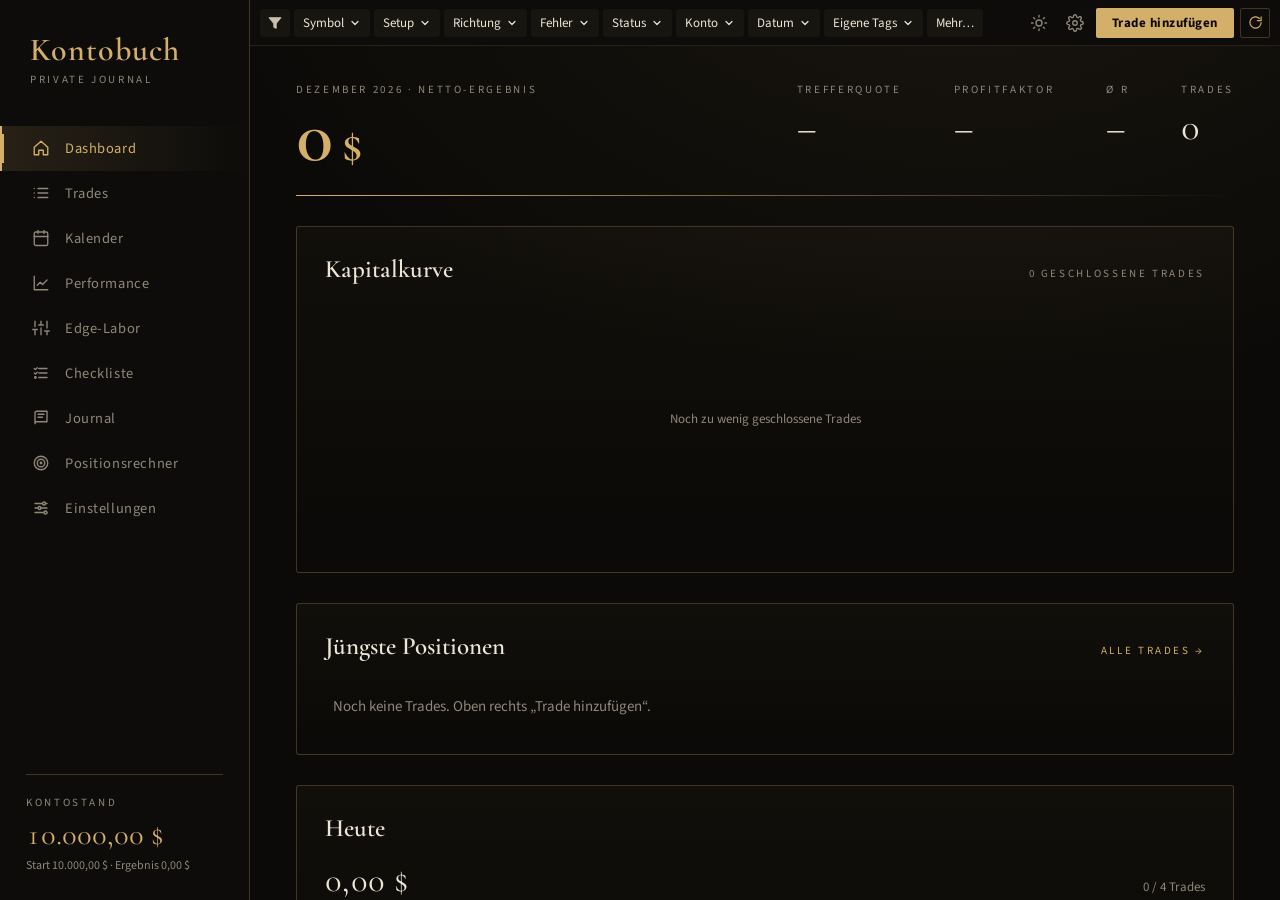
<file: index.html>
<!DOCTYPE html>
<html lang="de" data-theme="dark" translate="no">
<head>
<meta charset="UTF-8">
<meta name="viewport" content="width=device-width, initial-scale=1">
<meta name="google" content="notranslate">
<title>Kontobuch · Private Journal</title>
<link rel="preconnect" href="https://fonts.googleapis.com">
<link rel="preconnect" href="https://fonts.gstatic.com" crossorigin>
<link href="https://fonts.googleapis.com/css2?family=Source+Sans+3:wght@400;500;600;700&family=Cormorant+Garamond:ital,wght@0,500;0,600;0,700;1,500&display=swap" rel="stylesheet">
<style>
:root{
  --out:#070605;--bg:#0B0A08;--rail:#0D0C0A;--top:#0D0C0A;--card:#13110E;--tbl:#100F0C;--alt:#15130F;--hov:#1C1913;
  --line:rgba(212,175,106,.13);--line2:rgba(212,175,106,.26);--chip:#17150F;--menu:#15130F;
  --tx:#EDE6D6;--tx2:#C9C0AE;--mu:#8F8878;--mu2:#6E685B;
  --teal:#D4AF6A;--teal2:#E2C27F;--pink:#C77A7A;--orange:#D9A441;--cyan:#E7D3A3;--blue:#D4AF6A;--purple:#B08A4A;
  --cg:rgba(212,175,106,.22);--cr:rgba(199,122,122,.22);--cell-tx:#F3EBD9;--on-gold:#0B0A08;
  --sans:'Source Sans 3','Segoe UI',-apple-system,Roboto,sans-serif;--serif:'Cormorant Garamond',Georgia,'Times New Roman',serif;
}
[data-theme="light"]{
  --out:#EFE9DD;--bg:#F7F3EA;--rail:#FBF8F1;--top:#FBF8F1;--card:#FFFDF8;--tbl:#FFFDF8;--alt:#FAF6EC;--hov:#F2EBDB;
  --line:rgba(140,109,58,.16);--line2:rgba(140,109,58,.30);--chip:#F2ECDD;--menu:#FFFDF8;
  --tx:#2A2418;--tx2:#4E4535;--mu:#8A7F69;--mu2:#A89D86;
  --teal:#A8823D;--teal2:#8F6C2E;--pink:#B0545A;--orange:#B7791F;--cyan:#8C6D3A;--blue:#A8823D;
  --cg:rgba(168,130,61,.20);--cr:rgba(176,84,90,.16);--cell-tx:#2A2418;--on-gold:#FFFDF8;
}
*{box-sizing:border-box;margin:0;padding:0}
html,body{height:100%}
body{background:radial-gradient(1100px 700px at 75% -10%,rgba(212,175,106,.07),transparent 70%),var(--bg);background-attachment:fixed;color:var(--tx);font-family:var(--sans);font-size:13px;line-height:1.45;font-variant-numeric:tabular-nums}
button{font-family:inherit;font-size:13px;cursor:pointer;color:inherit;background:none;border:none}
input,select,textarea{font-family:inherit;font-size:13px;color:var(--tx)}
:focus-visible{outline:2px solid var(--blue);outline-offset:1px}
svg.i{width:18px;height:18px;flex:none;fill:none;stroke:currentColor;stroke-width:1.8;stroke-linecap:round;stroke-linejoin:round}
.pos{color:var(--teal2)}.neg{color:var(--pink)}.mu{color:var(--mu)}

/* Rahmen */
.app{display:grid;grid-template-columns:48px minmax(0,1fr);grid-template-rows:46px minmax(0,1fr);height:100vh}
.logo-x{background:var(--rail);display:flex;align-items:center;justify-content:center;border-bottom:1px solid var(--line)}
.rail{grid-row:2;grid-column:1;background:var(--rail);display:flex;flex-direction:column;align-items:center;gap:2px;padding:6px 0;border-right:1px solid var(--line)}
.rb{width:48px;height:40px;display:flex;align-items:center;justify-content:center;color:var(--mu);position:relative}
.rb:hover{color:var(--tx)}
.rb.on{color:var(--blue);background:rgba(212,175,106,.10)}
.rb.on::before{content:"";position:absolute;left:0;top:8px;bottom:8px;width:2px;background:var(--blue)}
.rb .tip{position:absolute;left:52px;background:var(--menu);border:1px solid var(--line2);padding:4px 9px;border-radius:4px;white-space:nowrap;font-size:12px;color:var(--tx);opacity:0;pointer-events:none;z-index:40}
.rb:hover .tip{opacity:1}
.rail .sp{margin-top:auto}
.top{grid-row:1;grid-column:2;background:var(--top);border-bottom:1px solid var(--line);display:flex;align-items:center;gap:4px;padding:0 10px;min-width:0}
.fbtn{width:30px;height:28px;border-radius:3px;background:var(--chip);display:flex;align-items:center;justify-content:center;color:var(--tx2)}
.chip{height:28px;padding:0 9px;border-radius:3px;background:var(--chip);color:var(--tx);display:flex;align-items:center;gap:5px;white-space:nowrap;font-size:13px}
.chip:hover{filter:brightness(1.15)}
.chip.act{background:rgba(212,175,106,.16);color:var(--teal2);box-shadow:inset 0 0 0 1px var(--line2)}

.chip svg{width:12px;height:12px;stroke-width:2.4}
.chips{display:flex;gap:4px;overflow-x:auto;scrollbar-width:none;min-width:0}
.chips::-webkit-scrollbar{display:none}
.tr{margin-left:auto;display:flex;align-items:center;gap:6px;flex:none}
.tic{width:30px;height:30px;display:flex;align-items:center;justify-content:center;color:var(--mu)}
.tic:hover{color:var(--tx)}
.add{height:30px;padding:0 16px;border-radius:2px;background:var(--teal);color:var(--on-gold);font-weight:700;letter-spacing:.04em}
.add:hover{filter:brightness(1.08)}
.rf{width:30px;height:30px;border-radius:2px;border:1px solid var(--line2);color:var(--teal);display:flex;align-items:center;justify-content:center}
.rf svg{width:15px;height:15px}
main{grid-row:2;grid-column:2;overflow:auto;min-width:0}
.view{display:none;height:100%}
.view.on{display:block}

/* Dropdown */
.menu{position:fixed;z-index:50;background:var(--menu);border:1px solid var(--line2);border-radius:4px;box-shadow:0 14px 40px rgba(0,0,0,.45);min-width:180px;max-height:340px;overflow:auto;padding:4px;display:none}
.menu.on{display:block}
.menu button{display:flex;width:100%;text-align:left;padding:6px 10px;border-radius:3px;color:var(--tx2);justify-content:space-between;gap:12px}
.menu button:hover{background:var(--hov);color:var(--tx)}
.menu button.sel{color:var(--blue);font-weight:600}
.menu .mh{font-size:11px;color:var(--mu2);text-transform:uppercase;letter-spacing:.05em;padding:8px 10px 3px}
.menu label{display:flex;align-items:center;gap:8px;padding:5px 10px;color:var(--tx2);cursor:pointer}
.menu label input{accent-color:var(--teal)}

/* Trade-Liste */
.tview{display:flex;flex-direction:column;height:100%;padding:8px;gap:8px}
.strip{display:grid;grid-template-columns:repeat(3,minmax(0,1fr));gap:8px;flex:none}
.sc{background:var(--card);border-radius:3px;padding:9px 14px;display:flex;justify-content:space-between;align-items:center;height:62px}
.sc .k{color:var(--tx2);font-size:13px;white-space:nowrap}
.sc .v{font-size:16px;font-weight:600}
.lay{display:grid;grid-template-columns:minmax(0,1fr) 300px;gap:8px;flex:1;min-height:0}
.tcard{background:var(--tbl);border-radius:3px;display:flex;flex-direction:column;min-height:0}
.tsc{flex:1;overflow:auto}
table.tt{width:100%;border-collapse:collapse}
.tt th{position:sticky;top:0;z-index:2;background:var(--tbl);font-size:10.5px;font-weight:600;letter-spacing:.03em;text-transform:uppercase;color:var(--mu);text-align:left;padding:10px 6px;white-space:nowrap;border-bottom:1px solid var(--line)}
.tt th.s{cursor:pointer}.tt th.s:hover{color:var(--tx)}
.tt td{padding:6px 6px;white-space:nowrap;font-size:13px;border-bottom:1px solid transparent}
.tt tbody tr.r:nth-of-type(4n+3) td{background:var(--alt)}
.tt tbody tr.r{cursor:pointer}
.tt tbody tr.r:hover td{background:var(--hov)}
.tt td.n,.tt th.n{text-align:left}
.cb{width:15px;height:15px;accent-color:var(--teal);cursor:pointer;vertical-align:-2px}
.xp{color:var(--mu);width:18px;height:18px;display:inline-flex;align-items:center;justify-content:center;transition:transform .15s}
.xp.o{transform:rotate(90deg)}
.bd{display:inline-block;width:70px;text-align:center;font-size:11px;font-weight:700;letter-spacing:.08em;padding:2px 0;border-radius:2px;color:#fff}
.bd.win{background:var(--teal);color:var(--on-gold)}.bd.loss{background:var(--pink)}.bd.open{background:var(--orange)}.bd.be{background:var(--mu2)}
.sd{display:inline-block;width:56px;text-align:center;font-size:12px;font-weight:600;padding:1px 0;border-radius:2px;border:1.5px solid;color:var(--tx)}
.sd.long{border-color:var(--teal)}.sd.short{border-color:var(--pink)}
.sy{color:var(--cyan)}
.tg{display:inline-flex;align-items:center;gap:4px;font-size:10.5px;font-weight:700;padding:1px 6px;border-radius:2px;background:transparent;color:var(--teal2);border:1px solid var(--line2);margin-right:4px;text-transform:uppercase;letter-spacing:.02em;line-height:1.3}
.tg.m{color:var(--pink);border-color:rgba(199,122,122,.5)}
.tg.c{color:var(--tx2)}
.tg button{color:inherit;opacity:.8;font-size:12px;line-height:1;padding:0}
.xrow td{background:var(--alt)!important;padding:10px 14px 12px 60px!important;white-space:normal!important}
.xrow .xg{display:flex;gap:24px;flex-wrap:wrap;align-items:flex-start}
.xrow img{max-height:120px;border-radius:3px;border:1px solid var(--line2)}
.note{max-width:160px;overflow:hidden;text-overflow:ellipsis;color:var(--tx2)}
.tfoot{display:flex;justify-content:space-between;align-items:center;padding:7px 12px;border-top:1px solid var(--line);font-size:13px;color:var(--tx2);flex:none;gap:12px}
.tfoot .pg{display:flex;gap:4px;align-items:center}
.pb{width:24px;height:24px;display:inline-flex;align-items:center;justify-content:center;color:var(--tx2);border-radius:3px}
.pb:hover{background:var(--hov)}
.pb:disabled{opacity:.3;cursor:default}
.empty{text-align:center;padding:60px 20px;color:var(--mu)}
.empty b{display:block;color:var(--tx);font-size:15px;margin-bottom:4px}
.del{color:var(--pink);font-weight:600}
.side{display:flex;flex-direction:column;gap:8px;overflow:auto;min-height:0}
.pan{background:var(--card);border-radius:3px;padding:12px 14px}
.pan h3{font-size:14px;font-weight:600;color:var(--tx);margin-bottom:10px}
.apk{display:grid;grid-template-columns:repeat(3,1fr);margin-bottom:6px}
.apk div:nth-child(2){text-align:center}.apk div:nth-child(3){text-align:right}
.apk .k{font-size:9.5px;letter-spacing:.04em;text-transform:uppercase;color:var(--mu)}
.apk .v{font-size:15px;font-weight:700}
.dots{background-image:radial-gradient(rgba(212,175,106,.10) 1px,transparent 1px);background-size:8px 8px;border-radius:3px}
[data-theme="light"] .dots{background-image:radial-gradient(rgba(0,0,0,.08) 1px,transparent 1px)}
.lb{padding:3px 0 6px}
.lb .t{display:flex;justify-content:space-between;font-size:12px;font-weight:600}
.lb .b{height:4px;border-radius:2px;background:#3A4254;margin-top:3px;overflow:hidden}
[data-theme="light"] .lb .b{background:#E1E5EC}
.lb .b i{display:block;height:100%;border-radius:2px}
.vr{display:flex;justify-content:space-between;align-items:center;margin-top:8px;font-size:13px;color:var(--tx2)}
.vr button:first-child{color:var(--tx);font-weight:500}

/* Detail */
.dview{display:flex;flex-direction:column;height:100%}
.dh{height:44px;flex:none;display:flex;align-items:center;gap:12px;padding:0 12px;background:var(--top);border-bottom:1px solid var(--line)}
.dh .sym{font-size:18px;font-weight:700}
.dh .pl{font-size:14px;font-weight:600}
.dh .bd{width:auto;padding:2px 14px}
.dh .rt{margin-left:auto;display:flex;align-items:center;gap:2px;height:100%}
.dh .tb{display:flex;align-items:center;gap:6px;padding:0 10px;height:28px;color:var(--tx);font-weight:500}
.dh .tb:hover{background:var(--hov);border-radius:3px}
.dh .sep{width:1px;height:18px;background:var(--line2);margin:0 4px}
.db{flex:1;display:grid;grid-template-columns:minmax(0,1fr) 350px;min-height:0}
.chartw{display:flex;flex-direction:column;min-height:0;border-right:1px solid var(--line)}
.ctabs{height:34px;flex:none;display:flex;align-items:center;gap:2px;padding:0 8px;background:var(--bg);border-bottom:1px solid var(--line)}
.ctabs button{padding:0 11px;height:100%;color:var(--mu);font-weight:500;border-bottom:2px solid transparent}
.ctabs button.on{color:var(--tx);border-bottom-color:var(--blue)}
.ctabs .hint{margin-left:auto;color:var(--mu2);font-size:12px}
#tvBox{flex:1;min-height:0}
#shotBox{flex:1;min-height:0;overflow:auto;display:none;align-items:center;justify-content:center;padding:12px;flex-direction:column;gap:10px}
#shotBox img{max-width:100%;border-radius:3px;cursor:zoom-in}
.ds{overflow:auto;padding:6px;display:flex;flex-direction:column;gap:6px;background:var(--bg)}
.sec{background:var(--card);border-radius:3px}
.sech{display:flex;align-items:center;gap:6px;padding:8px 10px 4px;font-weight:600;font-size:14px;cursor:pointer;user-select:none}
.sech svg{width:13px;height:13px;stroke-width:2.6;transition:transform .15s}
.sec.c .sech svg{transform:rotate(-90deg)}
.sec.c .secb{display:none}
.sech .dm{margin-left:auto;color:var(--mu);font-size:16px;line-height:1;padding:0 4px}
.secb{padding:2px 10px 10px}
.sum{display:grid;grid-template-columns:1fr 1fr;gap:0 16px}
.sum div{display:flex;justify-content:space-between;padding:2px 0;font-size:13px}
.sum div span:first-child{color:var(--mu)}
.sum div span:last-child{font-weight:600}
.grid3{display:grid;grid-template-columns:1fr 1fr 1fr 28px;gap:4px 8px;align-items:center;font-size:13px}
.grid3 .h{color:var(--mu)}
.grid3 .v{font-weight:600}
.sq{width:24px;height:22px;border:1px solid var(--line2);border-radius:2px;display:flex;align-items:center;justify-content:center;color:var(--tx2);font-size:15px;line-height:1}
.sq:hover{border-color:var(--mu);color:var(--tx)}
.ai{width:100%;height:24px;background:transparent;border:none;border-bottom:1px dashed var(--line2);font-weight:600;padding:0 2px}
.ai::placeholder{color:var(--tx2);font-weight:700;text-transform:uppercase;font-size:12px}
.ai:focus{outline:none;border-bottom-color:var(--blue)}
.ex{display:grid;grid-template-columns:1.9fr .9fr .9fr 18px;gap:3px 8px;font-size:13px;align-items:center}
.ex .h{color:var(--mu)}
.ex .q{display:flex;align-items:center;gap:6px}
.ex .q b{font-size:15px;line-height:1}
.ex .x{color:var(--mu);font-size:14px;visibility:hidden}
.ex>div:hover+.x,.ex .x:hover{visibility:visible}
.exadd{display:grid;grid-template-columns:1fr 1fr 1fr 24px;gap:4px;margin-top:8px}.exadd #exD{grid-column:1/-1}
.exadd input,.exadd select{height:26px;background:var(--bg);border:1px solid var(--line2);border-radius:2px;padding:0 5px;font-size:12px;width:100%}
.pgr{display:flex;justify-content:flex-end;align-items:center;gap:4px;margin-top:6px;font-size:12px;color:var(--tx2)}
.addl{color:var(--tx2);margin-top:6px;display:inline-block}
.addl:hover{color:var(--tx)}
.tagin{width:100%;height:26px;margin-top:6px;background:var(--bg);border:1px solid var(--line2);border-radius:2px;padding:0 8px}
.shotadd{border:1px dashed var(--line2);border-radius:3px;padding:14px;text-align:center;color:var(--mu);cursor:pointer}
.shotadd:hover{border-color:var(--blue);color:var(--tx)}
.dnote{width:100%;min-height:70px;background:var(--bg);border:1px solid var(--line2);border-radius:2px;padding:6px 8px;resize:vertical}
.emrow{display:flex;gap:4px;align-items:center}
.emrow button{width:26px;height:24px;border-radius:2px;border:1px solid var(--line2);color:var(--mu);font-weight:600}
.emrow button.on{background:var(--teal);border-color:var(--teal);color:var(--on-gold)}

/* Performance-Bereich */
.pview{display:grid;grid-template-columns:190px minmax(0,1fr);height:100%}
.pmenu{background:var(--rail);border-right:1px solid var(--line);padding:10px 8px;overflow:auto}
.pg-h{display:flex;justify-content:space-between;align-items:center;padding:8px 6px 4px;font-size:13px;font-weight:600;letter-spacing:.03em;text-transform:uppercase;color:var(--tx);cursor:pointer}
.pg-h svg{width:14px;height:14px;stroke-width:2.4;transition:transform .15s}
.pg.c .pg-h svg{transform:rotate(-90deg)}
.pg.c .pg-l{display:none}
.pg-l button{display:block;width:100%;text-align:left;padding:4px 14px;border-radius:2px;color:var(--mu);font-size:13px}
.pg-l button:hover{color:var(--tx)}
.pg-l button.on{background:rgba(212,175,106,.16);color:var(--tx)}
.pc{padding:10px;overflow:auto}
.calh{display:flex;align-items:center;gap:14px;margin-bottom:10px}
.today{height:28px;padding:0 26px;border:1px solid var(--tx2);border-radius:2px;font-weight:600}
.cnav{color:var(--mu);font-size:20px;line-height:1;padding:0 4px}
.cnav:hover{color:var(--tx)}
.calh h1{font-size:20px;font-weight:500}
.cal{display:grid;grid-template-columns:repeat(7,minmax(0,1fr)) 150px;gap:2px}
.cal .hd{text-align:center;font-size:12px;color:var(--mu);padding:4px 0 0;text-transform:uppercase}
.cell{background:var(--card);min-height:112px;padding:5px 9px;font-size:13px;line-height:1.35;position:relative}
.cell .d{text-align:center;color:var(--tx2);font-size:13px}
.cell .p{font-weight:500}
.cell .tg{font-size:9.5px;padding:0 4px;margin:1px 0 2px;display:table}
.cell .more{font-size:15px}
.cell.w{background:var(--cg);color:var(--cell-tx);cursor:pointer}
.cell.l{background:var(--cr);color:var(--cell-tx);cursor:pointer}
.cell.w .d,.cell.l .d{color:inherit}
.cell.w{box-shadow:inset 0 0 0 1px rgba(212,175,106,.35)}.cell.l{box-shadow:inset 0 0 0 1px rgba(199,122,122,.3)}
.cell.x .d{opacity:.4}
.cell.t{box-shadow:inset 0 0 0 2px var(--blue)}
.cell.o{cursor:pointer}
.wk{background:var(--card);padding:10px 12px;display:flex;flex-direction:column;justify-content:center;font-size:14px}
.wk .p{font-weight:500}
.stats{display:grid;grid-template-columns:repeat(4,minmax(0,1fr));gap:8px;margin-bottom:8px}
.st{background:var(--card);border-radius:3px;padding:11px 14px}
.st .k{color:var(--tx2)}
.st .v{font-size:18px;font-weight:700}
.box{background:var(--card);border-radius:3px;margin-bottom:8px}
.box h2{font-size:14px;font-weight:600;padding:10px 14px 0}
.box .bin{padding:10px 14px 14px}
svg.chart{width:100%;display:block}
table.rt{width:100%;border-collapse:collapse}
.rt th{font-size:10.5px;text-transform:uppercase;letter-spacing:.03em;color:var(--mu);text-align:left;padding:8px 10px;border-bottom:1px solid var(--line);font-weight:600}
.rt td{padding:6px 10px;border-bottom:1px solid var(--line)}
.rt tr:last-child td{border-bottom:none}
.rt .r{text-align:right}
.ins{display:flex;gap:10px;padding:8px 0;border-bottom:1px solid var(--line);color:var(--tx2)}
.ins:last-child{border-bottom:none}
.ins b{color:var(--tx)}

/* Formulare */
.fwrap{padding:14px;max-width:1200px}
.fwrap h1{font-size:18px;font-weight:600;margin-bottom:2px}
.fwrap .sub{color:var(--mu);margin-bottom:14px}
.fg{display:grid;gap:12px}
.g2{grid-template-columns:repeat(2,minmax(0,1fr))}.g3{grid-template-columns:repeat(3,minmax(0,1fr))}.g4{grid-template-columns:repeat(4,minmax(0,1fr))}
label.f{display:block}
label.f>span,.lbl{display:block;font-size:12px;color:var(--mu);margin-bottom:4px}
.in{width:100%;height:32px;background:var(--bg);border:1px solid var(--line2);border-radius:3px;padding:0 9px}
.in:focus{outline:none;border-color:var(--blue)}
textarea.in{height:84px;padding:7px 9px;resize:vertical}
.in.sl{border-left:3px solid var(--pink)}.in.tp{border-left:3px solid var(--teal)}.in.err{border-color:var(--pink)}
.seg{display:flex;height:32px;border:1px solid var(--line2);border-radius:3px;overflow:hidden}
.seg button{flex:1;background:var(--bg);color:var(--mu);font-weight:600}
.seg button+button{border-left:1px solid var(--line2)}
.seg .long.on{background:var(--teal);color:var(--on-gold)}.seg .short.on{background:var(--pink);color:#fff}
.ttl{font-size:12px;color:var(--mu);margin:16px 0 8px;display:flex;align-items:center;gap:10px;text-transform:uppercase;letter-spacing:.04em}
.ttl::after{content:"";flex:1;height:1px;background:var(--line)}
.ttl:first-child{margin-top:0}
.calc{display:grid;grid-template-columns:repeat(4,minmax(0,1fr));gap:1px;background:var(--line);border-radius:3px;overflow:hidden;margin-top:10px}
.calc div{background:var(--chip);padding:6px 10px}
.calc .v{font-size:15px;font-weight:700}
.emo{display:flex;gap:5px;align-items:center}
.emo button{width:34px;height:30px;border-radius:3px;border:1px solid var(--line2);color:var(--mu);font-weight:600}
.emo button.on{background:var(--teal);border-color:var(--teal);color:var(--on-gold)}
.emo .lb2{margin-left:8px;font-size:12px;color:var(--tx2)}
.drop{border:1px dashed var(--line2);border-radius:3px;min-height:150px;display:flex;flex-direction:column;align-items:center;justify-content:center;gap:5px;color:var(--mu);text-align:center;padding:14px;cursor:pointer;position:relative;overflow:hidden}
.drop:hover,.drop.over{border-color:var(--blue)}
.drop img{max-width:100%;max-height:220px;border-radius:3px}
.drop.has{padding:6px;cursor:default}
.rm{position:absolute;top:8px;right:8px;background:var(--card);border:1px solid var(--line2);border-radius:3px;height:24px;padding:0 8px;font-size:12px}
.btn{height:32px;padding:0 14px;border-radius:3px;border:1px solid var(--line2);color:var(--tx);font-weight:600;display:inline-flex;align-items:center;gap:6px}
.btn:hover{background:var(--hov)}
.btn.pri{background:var(--teal);border-color:var(--teal);color:var(--on-gold)}
.btn.go{border-color:var(--teal);color:var(--teal2)}
.btn.stop{border-color:var(--pink);color:var(--pink)}
.acts{display:flex;gap:8px;justify-content:flex-end;align-items:center;margin-top:14px}
.msg{font-size:12px;color:var(--pink);margin-right:auto}
.editing{font-size:12px;color:var(--blue);margin-right:auto}
.chk{display:flex;align-items:center;gap:10px;padding:7px 0;cursor:pointer;color:var(--tx2);border-bottom:1px solid var(--line)}
.chk:last-of-type{border-bottom:none}
.chk input{width:15px;height:15px;accent-color:var(--teal)}
.chk.done{color:var(--tx)}
.gate{margin-top:10px;border-radius:3px;padding:8px;text-align:center;font-weight:700}
.gate.no{background:rgba(199,122,122,.14);color:var(--pink)}.gate.yes{background:rgba(212,175,106,.14);color:var(--teal2)}
.outs{display:grid;grid-template-columns:repeat(4,minmax(0,1fr));gap:6px;margin-top:10px}
.out{border:1px solid var(--teal);background:rgba(212,175,106,.08);border-radius:3px;padding:7px;text-align:center}
.out .v{font-size:16px;font-weight:700;color:var(--teal2)}
.gi{padding:8px 0;border-bottom:1px solid var(--line)}
.gi:last-child{border-bottom:none}
.gi .t2{display:flex;justify-content:space-between}
.gbar{height:5px;border-radius:3px;background:var(--chip);overflow:hidden;margin-top:5px}
.gbar i{display:block;height:100%}
.banner{border-radius:3px;padding:9px 12px;margin-bottom:8px;font-weight:600;display:none;align-items:center;gap:8px}
.banner.on{display:flex}
.banner.warn{background:rgba(217,164,65,.15);color:var(--orange)}
.banner.stop{background:rgba(199,122,122,.15);color:var(--pink)}
.toast{position:fixed;bottom:20px;left:50%;transform:translateX(-50%) translateY(20px);background:var(--menu);border:1px solid var(--line2);box-shadow:0 12px 30px rgba(0,0,0,.4);padding:8px 16px;border-radius:4px;opacity:0;pointer-events:none;transition:.2s;z-index:60}
.toast.on{opacity:1;transform:translateX(-50%)}
@media (max-width:1150px){.lay{grid-template-columns:1fr}.side{display:none}.db{grid-template-columns:1fr}.chartw{height:520px}}

.sf,.pan h3,.box h2,.fwrap h1,.calh h1,.dh .sym,.sec .sech,.sc .v,.st .v,.apk .v{font-family:var(--serif);letter-spacing:.01em}
.pan h3,.box h2{font-size:21px;font-weight:600}.fwrap h1{font-size:34px;font-weight:600}.calh h1{font-size:30px}.st .v{font-size:26px;font-weight:600}.sc .v{font-size:24px;font-weight:600}.apk .v{font-size:20px}
.pan,.sc,.st,.box,.sec,.tcard,.cell,.wk{border:1px solid var(--line);border-radius:3px}
.pan,.sc,.st,.box,.sec{background:linear-gradient(180deg,rgba(212,175,106,.035),rgba(212,175,106,0)),var(--card)}
.tt th,.rt th,.pg-h,.apk .k,.ttl,.cal .hd{letter-spacing:.14em}
.lab{font-size:11px;letter-spacing:.24em;text-transform:uppercase;color:var(--mu)}
/* Seitenleiste */
.app{grid-template-columns:250px minmax(0,1fr)!important}
.snav{grid-row:1/3;grid-column:1;background:var(--rail);border-right:1px solid var(--line2);display:flex;flex-direction:column;padding:34px 0 26px;min-height:0;overflow:auto}
.snav .bd2{padding:0 30px 38px}
.snav .bn{font-family:var(--serif);font-size:32px;font-weight:600;color:var(--teal);letter-spacing:.03em;line-height:1}
.rb{display:flex;align-items:center;justify-content:flex-start;gap:15px;width:100%;height:auto;padding:12px 30px;color:var(--mu);border-left:2px solid transparent;font-size:14.5px;letter-spacing:.04em;text-align:left}
.rb:hover{color:var(--tx)}
.rb.on{color:var(--teal);border-left-color:var(--teal);background:linear-gradient(90deg,rgba(212,175,106,.13),transparent)}
.rb svg{width:18px;height:18px}
.snav .acct{margin:auto 26px 0;border-top:1px solid var(--line2);padding-top:20px}
.snav .acct .v{font-family:var(--serif);font-size:30px;color:var(--teal);margin-top:2px}
/* Dashboard */
.dw{padding:36px 46px 40px;max-width:1700px}
.hero{display:flex;justify-content:space-between;align-items:flex-end;gap:30px;flex-wrap:wrap}
.hero .big{font-family:var(--serif);font-size:104px;line-height:1.02;color:var(--teal);letter-spacing:-.01em;font-weight:600}
.hero .big small{font-size:48px}
.hero .big.neg{color:var(--pink)}
.hstats{display:flex;gap:52px;padding-bottom:20px}
.hstats .v{font-family:var(--serif);font-size:38px;margin-top:2px}
.goldline{height:1px;background:linear-gradient(90deg,var(--teal),transparent);margin:20px 0 30px}
.dgrid2{display:grid;grid-template-columns:minmax(0,1fr) 430px;gap:30px}
.lux{border:1px solid var(--line2);background:linear-gradient(180deg,rgba(212,175,106,.035),rgba(212,175,106,0));border-radius:3px;padding:24px 28px}
.lux h2{font-family:var(--serif);font-size:25px;font-weight:600}
.ptab{width:100%;border-collapse:collapse;margin-top:6px}
.ptab td{padding:14px 8px;font-size:15px;border-bottom:1px solid var(--line);cursor:pointer}
.ptab tr:hover td{background:var(--hov)}
.ptab tr:last-child td{border-bottom:none}
.sbar{padding:12px 0;border-bottom:1px solid var(--line)}
.sbar:last-child{border-bottom:none}
.sbar .t{display:flex;justify-content:space-between;font-size:16px}
.sbar .b{height:2px;background:var(--line);margin-top:8px}
.sbar .b i{display:block;height:100%}
.quote{font-family:var(--serif);font-size:23px;font-style:italic;color:var(--tx2);line-height:1.5;margin-top:8px}
.qa{display:flex;gap:10px;margin-top:18px;flex-wrap:wrap}
.qa button{padding:9px 16px;border:1px solid var(--line2);border-radius:2px;color:var(--teal);letter-spacing:.06em;font-size:13px}
.qa button:hover{background:rgba(212,175,106,.1)}
@media (max-width:1300px){.dgrid2{grid-template-columns:1fr}.hero .big{font-size:76px}}
</style>
</head>
<body>
<div class="app">
  <div class="top" id="topbar">
    <button class="fbtn" id="fReset" title="Filter zurücksetzen"></button>
    <div class="chips" id="chips"></div>
    <div class="tr">
      <button class="tic" id="btnTheme" title="Tag / Nacht"></button>
      <button class="tic" id="btnSet" title="Einstellungen"></button>
      <button class="add" id="btnAdd">Trade hinzufügen</button>
      <button class="rf" id="btnRef" title="Aktualisieren"></button>
    </div>
  </div>
  <aside class="snav">
    <div class="bd2"><div class="bn">Kontobuch</div><div class="lab" style="margin-top:6px">Private Journal</div></div>
    <button class="rb on" data-v="dash"></button>
    <button class="rb" data-v="trades"></button>
    <button class="rb" data-v="cal"></button>
    <button class="rb" data-v="perf"></button>
    <button class="rb" data-v="edge"></button>
    <button class="rb" data-v="today"></button>
    <button class="rb" data-v="journal"></button>
    <button class="rb" data-v="calc"></button>
    <button class="rb" data-v="settings"></button>
    <div class="acct"><div class="lab">Kontostand</div><div class="v" id="acctV"></div><div class="mu" id="acctS" style="font-size:12px"></div></div>
  </aside>
<main id="main">

<!-- ===== DASHBOARD ===== -->
<section class="view on" id="v-dash"><div class="dw">
  <div class="hero"><div><div class="lab" id="dbLab"></div><div class="big" id="dbBig"></div></div><div class="hstats" id="dbStats"></div></div>
  <div class="goldline"></div>
  <div class="dgrid2">
    <div style="display:flex;flex-direction:column;gap:30px;min-width:0">
      <div class="lux"><div style="display:flex;justify-content:space-between;align-items:baseline"><h2>Kapitalkurve</h2><span class="lab" id="dbN"></span></div><svg class="chart" id="dbEq" height="250" style="margin-top:10px"></svg></div>
      <div class="lux" style="padding-bottom:10px"><div style="display:flex;justify-content:space-between;align-items:baseline"><h2>Jüngste Positionen</h2><button class="lab" id="dbAll" style="color:var(--teal)">Alle Trades →</button></div><table class="ptab" id="dbPos"></table></div>
    </div>
    <div style="display:flex;flex-direction:column;gap:30px">
      <div class="lux"><h2>Heute</h2><div id="dbToday" style="margin-top:10px"></div></div>
      <div class="lux"><h2 style="margin-bottom:6px">Setups</h2><div id="dbSet"></div></div>
      <div class="lux"><h2>Gedanke des Tages</h2><div class="quote" id="dbQ"></div><div class="lab" id="dbQm" style="margin-top:14px"></div></div>
    </div>
  </div>
</div></section>

<!-- ===== TRADES ===== -->
<section class="view" id="v-trades"><div class="tview">
  <div class="strip">
    <div class="sc"><div><div class="k">Kumulierter Netto-Return $</div><div class="v" id="s1"></div></div><svg id="sp1" width="200" height="36"></svg></div>
    <div class="sc"><div><div class="k">Gewinn/Verlust-Verhältnis</div><div class="v" id="s2"></div></div><svg id="sp2" width="200" height="36"></svg></div>
    <div class="sc"><div><div class="k">Win %</div><div class="v" id="s3"></div></div><svg id="sp3" width="46" height="46" viewBox="0 0 46 46"></svg></div>
  </div>
  <div class="lay">
    <div class="tcard">
      <div class="tsc"><table class="tt"><thead id="thead"></thead><tbody id="tbody"></tbody></table>
      <div class="empty" id="tEmpty" hidden><b>Keine Trades gefunden</b>Filter anpassen oder oben rechts „Trade hinzufügen“.</div></div>
      <div class="tfoot"><span id="tfN"></span><span class="pg"><span id="selInfo"></span><button class="pb" id="pgPrev">‹</button><span id="pgTx"></span><button class="pb" id="pgNext">›</button></span><span id="tfR"></span></div>
    </div>
    <div class="side">
      <div class="pan"><h3>Kontoperformance</h3>
        <div class="apk"><div><div class="k">Ø Return</div><div class="v" id="ap1"></div></div><div><div class="k">Ø Return %</div><div class="v" id="ap2"></div></div><div><div class="k">Win %</div><div class="v" id="ap3"></div></div></div>
        <div class="dots"><svg class="chart" id="apChart" height="190"></svg></div></div>
      <div class="pan"><h3>Setups</h3><div id="setList"></div><div class="vr"><button data-rep="setups">Bericht ansehen</button><span class="pg"><span id="setPg"></span><button class="pb" id="setPrev">‹</button><button class="pb" id="setNext">›</button></span></div></div>
      <div class="pan"><h3>Fehler</h3><div id="misList"></div><div class="vr"><button data-rep="mistakes">Bericht ansehen</button><span class="pg"><span id="misPg"></span><button class="pb" id="misPrev">‹</button><button class="pb" id="misNext">›</button></span></div></div>
    </div>
  </div>
</div></section>

<!-- ===== DETAIL ===== -->
<section class="view" id="v-detail"><div class="dview">
  <div class="dh">
    <span class="sym" id="dSym"></span><span class="pl" id="dPl"></span><span id="dBadge"></span>
    <div class="rt">
      <button class="tb" id="dStrat"></button><span class="sep"></span>
      <button class="tb" id="dReplay"></button><span class="sep"></span>
      <button class="tb" id="dOpt"></button><span class="sep"></span>
      <span class="mu" id="dPos" style="padding:0 6px"></span><button class="pb" id="dPrev">‹</button><button class="pb" id="dNext">›</button>
      <button class="tic" id="dGrid" title="Zur Liste"></button>
    </div>
  </div>
  <div class="db">
    <div class="chartw">
      <div class="ctabs"><button class="on" data-t="chart">Chart</button><button data-t="shot">Screenshot</button><span class="hint" id="tvHint"></span></div>
      <div id="tvBox"></div><div id="shotBox"></div>
    </div>
    <div class="ds" id="dSide"></div>
  </div>
</div></section>

<!-- ===== PERFORMANCE ===== -->
<section class="view" id="v-perf"><div class="pview">
  <div class="pmenu" id="pmenu"></div>
  <div class="pc" id="pc"></div>
</div></section>

<!-- ===== JOURNAL (Tagesnotizen) ===== -->
<section class="view" id="v-journal"><div class="fwrap">
  <h1>Journal</h1><div class="sub">Tagesnotizen: Vorbereitung, Marktbild und Rückblick</div>
  <div class="fg" style="grid-template-columns:260px minmax(0,1fr);align-items:start">
    <div class="pan" style="padding:8px"><div id="jList"></div></div>
    <div class="pan">
      <div style="display:flex;gap:10px;align-items:center;margin-bottom:10px"><input type="date" class="in" id="jDate" style="width:auto"><span class="mu" id="jInfo"></span></div>
      <label class="f"><span>Vorbereitung und Plan</span><textarea class="in" id="jPlan" style="height:110px" placeholder="Value Area, POC, wichtige Level, News …"></textarea></label>
      <label class="f" style="margin-top:10px"><span>Rückblick</span><textarea class="in" id="jReview" style="height:110px" placeholder="Was lief gut? Was ändere ich morgen?"></textarea></label>
      <div class="acts" style="justify-content:flex-start"><span class="mu" id="jSaved"></span></div>
    </div>
  </div>
</div></section>

<!-- ===== HEUTE ===== -->
<section class="view" id="v-today"><div class="fwrap" style="max-width:none">
  <div style="display:flex;justify-content:space-between;align-items:center;margin-bottom:10px;gap:10px;flex-wrap:wrap"><div><h1>Heute</h1><div class="mu" id="todayDate"></div></div>
    <div style="display:flex;gap:8px;align-items:center"><span class="mu" id="sessInfo"></span><button class="btn go" id="btnSess"></button></div></div>
  <div class="banner" id="gBanner"></div>
  <div class="stats" id="todayStats"></div>
  <div class="fg" style="grid-template-columns:minmax(0,1fr) minmax(0,1fr);margin-bottom:8px">
    <div class="pan"><h3>Pre-Trade-Checkliste</h3><div id="checkList"></div><div class="gate no" id="gate"></div><div style="text-align:right;margin-top:8px"><button class="btn" id="btnChkReset">Zurücksetzen</button></div></div>
    <div class="pan"><h3>Guardrails</h3><div id="guards"></div><div class="dots" style="margin-top:10px"><svg class="chart" id="dayChart" height="150"></svg></div></div>
  </div>
</div></section>

<!-- ===== RECHNER ===== -->
<section class="view" id="v-calc"><div class="fwrap">
  <h1>Positionsgröße nach Risiko</h1><div class="sub">Kontostand und Standard-Risiko kommen aus den Einstellungen</div>
  <div class="pan">
    <div class="fg g3" style="margin-bottom:10px">
      <label class="f"><span>Symbol</span><input class="in" id="z-sym" list="symbols" value="XAUUSD"></label>
      <label class="f"><span>Kontostand $</span><input class="in" id="z-eq" inputmode="decimal"></label>
      <label class="f"><span>Risiko %</span><input class="in" id="z-rp" inputmode="decimal"></label></div>
    <div class="fg g4">
      <div><span class="lbl">Richtung</span><div class="seg" id="z-dir"><button class="long on" data-d="long">Long</button><button class="short" data-d="short">Short</button></div></div>
      <label class="f"><span>Entry</span><input class="in" id="z-en" inputmode="decimal"></label>
      <label class="f"><span>Stop-Loss</span><input class="in sl" id="z-sl" inputmode="decimal"></label>
      <label class="f"><span>Take-Profit</span><input class="in tp" id="z-tp" inputmode="decimal"></label></div>
    <div class="outs"><div class="out"><div class="mu">Risiko</div><div class="v" id="zo-r">–</div></div><div class="out"><div class="mu">Stop-Abstand</div><div class="v" id="zo-d">–</div></div><div class="out"><div class="mu">Lots</div><div class="v" id="zo-l">–</div></div><div class="out"><div class="mu">CRV</div><div class="v" id="zo-c">–</div></div></div>
    <div class="acts"><span class="mu" id="zo-info" style="margin-right:auto"></span><button class="btn pri" id="btnTake">In neuen Trade übernehmen</button></div>
  </div>
</div></section>

<!-- ===== NEUER TRADE ===== -->
<section class="view" id="v-new"><div class="fwrap">
  <h1 id="formTitle">Trade hinzufügen</h1><div class="sub" id="formSub">Ziele, Stops und Ausführungen kannst du danach in der Detailansicht ergänzen</div>
  <div class="fg" style="grid-template-columns:minmax(0,1.6fr) minmax(0,1fr);align-items:start">
    <div class="pan">
      <div class="ttl">Eröffnung</div>
      <div class="fg g4">
        <label class="f"><span>Eröffnet</span><input class="in" type="datetime-local" id="f-date"></label>
        <label class="f"><span>Symbol</span><input class="in" id="f-symbol" list="symbols"></label>
        <div><span class="lbl">Richtung</span><div class="seg" id="f-dir"><button class="long on" data-d="long">Long</button><button class="short" data-d="short">Short</button></div></div>
        <label class="f"><span>Größe (Lots)</span><input class="in" id="f-size" inputmode="decimal" placeholder="0.50"></label></div>
      <div class="fg g3" style="margin-top:10px">
        <label class="f"><span>Entry</span><input class="in" id="f-entry" inputmode="decimal"></label>
        <label class="f"><span>Stop-Loss</span><input class="in sl" id="f-sl" inputmode="decimal"></label>
        <label class="f"><span>Take-Profit</span><input class="in tp" id="f-tp" inputmode="decimal"></label></div>
      <div class="calc"><div><div class="mu">Risiko (Punkte)</div><div class="v" id="c-risk">–</div></div><div><div class="mu">Chance (Punkte)</div><div class="v" id="c-rew">–</div></div><div><div class="mu">CRV</div><div class="v" id="c-crv">–</div></div><div><div class="mu">R-Multiple</div><div class="v" id="c-r">–</div></div></div>
      <div class="ttl">Schließung</div>
      <div class="fg g4">
        <label class="f"><span>Geschlossen</span><input class="in" type="datetime-local" id="f-cdate"></label>
        <label class="f"><span>Exit</span><input class="in" id="f-exit" inputmode="decimal"></label>
        <label class="f"><span>Netto-Return $</span><input class="in" id="f-result" inputmode="decimal" placeholder="auto aus Exit"></label>
        <label class="f"><span>Risiko $</span><input class="in" id="f-risk" inputmode="decimal" placeholder="auto"></label></div>
      <div class="ttl">Einordnung</div>
      <div class="fg g3">
        <label class="f"><span>Setups (Komma trennt)</span><input class="in" id="f-setup" list="setups"></label>
        <label class="f"><span>Fehler (Komma trennt)</span><input class="in" id="f-mist" list="mists"></label>
        <label class="f"><span>Eigene Tags (Komma trennt)</span><input class="in" id="f-tags"></label>
        <label class="f"><span>Konto</span><input class="in" id="f-acct" list="accts"></label>
        <label class="f"><span>Checkliste erfüllt</span><select class="in" id="f-chk"><option value="">–</option><option value="1">Ja</option><option value="0">Nein</option></select></label></div>
      <label class="f" style="margin-top:10px"><span>Notiz</span><textarea class="in" id="f-notes"></textarea></label>
    </div>
    <div class="fg">
      <div class="pan"><h3>Emotionen</h3><span class="lbl">Vor dem Trade</span><div class="emo" id="emo-b"></div><span class="lbl" style="margin-top:10px">Nach dem Trade</span><div class="emo" id="emo-a"></div></div>
      <div class="pan"><h3>Screenshot</h3><div class="drop" id="drop" tabindex="0"></div><input type="file" id="shotFile" accept="image/*" hidden></div>
    </div>
  </div>
  <div class="acts"><span class="msg" id="formMsg"></span><button class="btn" id="btnCancel">Abbrechen</button><button class="btn pri" id="btnSave">Trade speichern</button></div>
</div></section>

<!-- ===== EINSTELLUNGEN ===== -->
<section class="view" id="v-settings"><div class="fwrap">
  <h1>Einstellungen</h1><div class="sub">wird automatisch gespeichert</div>
  <div class="fg g2" style="align-items:start">
    <div class="pan"><h3>Konto und Risiko</h3>
      <div class="fg g2"><label class="f"><span>Kontostand $</span><input class="in" id="s-eq"></label><label class="f"><span>Standard-Risiko pro Trade %</span><input class="in" id="s-rp"></label></div>
      <div class="ttl">Guardrails</div>
      <div class="fg g3"><label class="f"><span>Max. Tagesverlust $</span><input class="in" id="s-ml"></label><label class="f"><span>Max. Trades pro Tag</span><input class="in" id="s-mt"></label><label class="f"><span>Max. Verluste in Folge</span><input class="in" id="s-mc"></label></div></div>
    <div class="pan"><h3>Checkliste</h3><div class="mu" style="margin-bottom:6px">ein Punkt pro Zeile</div><textarea class="in" id="s-chk" style="height:170px"></textarea></div>
  </div>
  <div class="pan" style="margin-top:12px"><h3>Daten</h3><div style="display:flex;gap:8px;flex-wrap:wrap;align-items:center">
    <button class="btn" id="btnExport">Backup exportieren</button><button class="btn" id="btnImport">Backup importieren</button><input type="file" id="importFile" accept=".json" hidden>
    <span class="mu">Alles liegt nur in diesem Browser. Einmal pro Woche exportieren, Screenshots sind enthalten.</span></div></div>
</div></section>
</main>
</div>

<div class="menu" id="menu"></div>
<datalist id="symbols"><option value="XAUUSD"><option value="XAGUSD"><option value="EURUSD"><option value="GBPUSD"><option value="NAS100"><option value="US30"><option value="GER40"></datalist>
<datalist id="setups"><option value="VAL-Reaktion"><option value="VAH-Reaktion"><option value="POC-Bounce"><option value="POC-Ablehnung"><option value="Naked POC"><option value="Value-Area-Rotation"><option value="Ausbruch"></datalist>
<datalist id="mists"><option value="Zu früh eingestiegen"><option value="Kein Setup"><option value="Stop verschoben"><option value="Zu früh raus"><option value="Gier"><option value="FOMO"><option value="Revenge-Trade"><option value="News ignoriert"><option value="Zu große Position"></datalist>
<datalist id="accts"></datalist>
<div class="toast" id="toast"></div>

<script>
var $=id=>document.getElementById(id);
/* ===== Icons ===== */
const IC={
  dash:'<path d="M3 11 12 3l9 8v10h-6v-6H9v6H3z"/>',cal:'<rect x="3" y="4" width="18" height="18" rx="2"/><path d="M16 2v4M8 2v4M3 10h18"/>',perfl:'<path d="M3 3v18h18"/><path d="m7 15 4-4 3 3 6-6"/>',
  trades:'<rect x="3" y="3" width="7" height="7" rx="1"/><rect x="14" y="3" width="7" height="7" rx="1"/><rect x="3" y="14" width="7" height="7" rx="1"/><rect x="14" y="14" width="7" height="7" rx="1"/>',
  perf:'<path d="M21.2 15.9A10 10 0 1 1 8 2.8"/><path d="M22 12A10 10 0 0 0 12 2v10z"/>',
  journal:'<path d="M4 19.5A2.5 2.5 0 0 1 6.5 17H20V3H6.5A2.5 2.5 0 0 0 4 5.5z"/><path d="M8 7h8M8 11h6"/>',
  detail:'<path d="M17 3l4 4-4 4"/><path d="M21 7H9"/><path d="M7 21l-4-4 4-4"/><path d="M3 17h12"/>',
  today:'<path d="M9 6h11M9 12h11M9 18h11"/><path d="m3 6 1.5 1.5L7 5M3 12l1.5 1.5L7 11"/><circle cx="4.5" cy="18" r="1"/>',
  calc:'<circle cx="12" cy="12" r="9"/><circle cx="12" cy="12" r="5"/><circle cx="12" cy="12" r="1"/>',
  edge:'<path d="M4 21v-7M4 10V3M12 21v-9M12 8V3M20 21v-5M20 12V3M1 14h6M9 8h6M17 16h6"/>',
  settings:'<path d="M4 6h10M18 6h2M4 12h4M12 12h8M4 18h12M20 18h0"/><circle cx="16" cy="6" r="2"/><circle cx="10" cy="12" r="2"/><circle cx="18" cy="18" r="2"/>',
  filter:'<path d="M22 3H2l8 9.5V19l4 2v-8.5z" fill="currentColor"/>',
  chev:'<path d="m6 9 6 6 6-6"/>',
  sun:'<circle cx="12" cy="12" r="4"/><path d="M12 2v2M12 20v2M4.9 4.9l1.4 1.4M17.7 17.7l1.4 1.4M2 12h2M20 12h2M4.9 19.1l1.4-1.4M17.7 6.3l1.4-1.4"/>',
  moon:'<path d="M20 14.5A8 8 0 1 1 9.5 4a6.5 6.5 0 0 0 10.5 10.5z"/>',
  gear:'<circle cx="12" cy="12" r="3"/><path d="M19.4 15a1.7 1.7 0 0 0 .3 1.8l.1.1a2 2 0 1 1-2.8 2.8l-.1-.1a1.7 1.7 0 0 0-1.8-.3 1.7 1.7 0 0 0-1 1.5V21a2 2 0 1 1-4 0v-.1a1.7 1.7 0 0 0-1.1-1.5 1.7 1.7 0 0 0-1.8.3l-.1.1a2 2 0 1 1-2.8-2.8l.1-.1a1.7 1.7 0 0 0 .3-1.8 1.7 1.7 0 0 0-1.5-1H3a2 2 0 1 1 0-4h.1a1.7 1.7 0 0 0 1.5-1.1 1.7 1.7 0 0 0-.3-1.8l-.1-.1a2 2 0 1 1 2.8-2.8l.1.1a1.7 1.7 0 0 0 1.8.3H9a1.7 1.7 0 0 0 1-1.5V3a2 2 0 1 1 4 0v.1a1.7 1.7 0 0 0 1 1.5 1.7 1.7 0 0 0 1.8-.3l.1-.1a2 2 0 1 1 2.8 2.8l-.1.1a1.7 1.7 0 0 0-.3 1.8V9a1.7 1.7 0 0 0 1.5 1H21a2 2 0 1 1 0 4h-.1a1.7 1.7 0 0 0-1.5 1z"/>',
  ref:'<path d="M21 12a9 9 0 1 1-2.6-6.4"/><path d="M21 3v6h-6"/>',
  grid:'<circle cx="5" cy="5" r="1.4" fill="currentColor"/><circle cx="12" cy="5" r="1.4" fill="currentColor"/><circle cx="19" cy="5" r="1.4" fill="currentColor"/><circle cx="5" cy="12" r="1.4" fill="currentColor"/><circle cx="12" cy="12" r="1.4" fill="currentColor"/><circle cx="19" cy="12" r="1.4" fill="currentColor"/><circle cx="5" cy="19" r="1.4" fill="currentColor"/><circle cx="12" cy="19" r="1.4" fill="currentColor"/><circle cx="19" cy="19" r="1.4" fill="currentColor"/>',
  strat:'<path d="M9 6h12M9 12h12M9 18h12"/><path d="m3 6 1.5 1.5L7 5M3 12l1.5 1.5L7 11M3 18l1.5 1.5L7 17"/>',
  replay:'<path d="M11 19 2 12l9-7z" fill="currentColor"/><path d="M22 19l-9-7 9-7z" fill="currentColor"/>',
  dots:'<circle cx="12" cy="5" r="1.5" fill="currentColor"/><circle cx="12" cy="12" r="1.5" fill="currentColor"/><circle cx="12" cy="19" r="1.5" fill="currentColor"/>',
  warn:'<path d="M12 3 2 21h20z"/><path d="M12 10v5M12 18h.01"/>',
  img:'<rect x="3" y="4" width="18" height="16" rx="2"/><circle cx="8.5" cy="9.5" r="1.5"/><path d="m21 16-5-5-9 9"/>'
};
const ico=(n,st='')=>`<svg class="i" viewBox="0 0 24 24" ${st}>${IC[n]}</svg>`;
const NAV={dash:['dash','Dashboard'],trades:['list','Trades'],cal:['cal','Kalender'],perf:['perfl','Performance'],edge:['edge','Edge-Labor'],today:['today','Checkliste'],journal:['journal','Journal'],calc:['calc','Positionsrechner'],settings:['settings','Einstellungen']};
IC.list='<path d="M8 6h13M8 12h13M8 18h13M3 6h.01M3 12h.01M3 18h.01"/>';
document.querySelectorAll('.rb').forEach(b=>{const[i,l]=NAV[b.dataset.v];b.innerHTML=ico(i)+`<span>${l}</span>`;b.onclick=()=>{const v=b.dataset.v;if(v==='cal'){psub='calendar';return show('perf')}if(v==='perf'){psub='overview';return show('perf')}if(v==='edge'){psub='edge';return show('perf')}show(v)}});
$('fReset').innerHTML=ico('filter','style="width:14px;height:14px"');$('btnSet').innerHTML=ico('gear');$('btnRef').innerHTML=ico('ref');
$('dStrat').innerHTML=ico('strat','style="width:15px;height:15px"')+'Strategie zuweisen';$('dReplay').innerHTML=ico('replay','style="width:14px;height:14px"')+'Replay';$('dOpt').innerHTML=ico('dots','style="width:14px;height:14px"')+'<b>Optionen</b>';$('dGrid').innerHTML=ico('grid');

/* ===== Speicher ===== */
const DB_NAME='kontobuch',STORE='trades';let db;
function openDB(){return new Promise((res,rej)=>{const r=indexedDB.open(DB_NAME,1);r.onupgradeneeded=()=>r.result.createObjectStore(STORE,{keyPath:'id'});r.onsuccess=()=>{db=r.result;res()};r.onerror=()=>rej(r.error)})}
const st=m=>db.transaction(STORE,m).objectStore(STORE);
const dbAll=()=>new Promise((res,rej)=>{const r=st('readonly').getAll();r.onsuccess=()=>res(r.result);r.onerror=()=>rej(r.error)});
const dbPut=o=>new Promise((res,rej)=>{const r=st('readwrite').put(o);r.onsuccess=()=>res();r.onerror=()=>rej(r.error)});
const dbDel=id=>new Promise((res,rej)=>{const r=st('readwrite').delete(id);r.onsuccess=()=>res();r.onerror=()=>rej(r.error)});
const ls={get(k,d){try{const v=localStorage.getItem(k);return v==null?d:JSON.parse(v)}catch(e){return d}},set(k,v){try{localStorage.setItem(k,JSON.stringify(v))}catch(e){}}};
const DEF={eq:10000,rp:1,ml:300,mt:4,mc:2,chk:['Value Area und POC eingezeichnet','Richtung im M30 klar','Reaktion im M5 bestätigt','Stop hinter der Zone','CRV mindestens 1 : 1,5','Emotion 3 oder besser']};
let S=Object.assign({},DEF,ls.get('kb-settings',{}));
let trades=[],curId=null,listCache=[];

/* ===== Hilfen ===== */
const num=v=>{if(v===''||v==null)return null;const n=parseFloat(String(v).replace(/\s/g,'').replace(',','.'));return isNaN(n)?null:n};
const de=(n,d=2)=>n.toLocaleString('de-DE',{minimumFractionDigits:d,maximumFractionDigits:d});
const fP=n=>n==null?'':n.toLocaleString('de-DE',{maximumFractionDigits:5});
const f$=n=>n==null?'':(n<0?'-':'')+Math.abs(n).toLocaleString('de-DE',{minimumFractionDigits:2,maximumFractionDigits:2})+' $';
const fS=n=>n==null?'–':(n>0?'+':n<0?'-':'')+Math.abs(n).toLocaleString('de-DE',{minimumFractionDigits:2,maximumFractionDigits:2})+' $';
const fPc=n=>n==null?'':(n<0?'-':'')+de(Math.abs(n),2)+' %';
const fR=n=>n==null?'–':de(n,2)+' R';
const cls=n=>n>0?'pos':n<0?'neg':'';
const pct=n=>n==null?'–':de(n,2)+' %';
const esc=s=>String(s??'').replace(/[&<>"]/g,c=>({'&':'&amp;','<':'&lt;','>':'&gt;','"':'&quot;'}[c]));
function nowLocal(){const d=new Date();d.setMinutes(d.getMinutes()-d.getTimezoneOffset());return d.toISOString().slice(0,16)}
const todayKey=()=>nowLocal().slice(0,10);
const dKey=d=>`${d.getFullYear()}-${String(d.getMonth()+1).padStart(2,'0')}-${String(d.getDate()).padStart(2,'0')}`;
const fD=s=>s?new Date(s).toLocaleDateString('de-DE',{day:'2-digit',month:'short',year:'numeric'}).replace('Sept.','Sep.'):'';
const fDT=s=>s?new Date(s).toLocaleDateString('de-DE',{day:'2-digit',month:'short',year:'numeric'})+' - '+new Date(s).toLocaleTimeString('de-DE'):'';
const fT=s=>s?new Date(s).toLocaleTimeString('de-DE',{hour:'2-digit',minute:'2-digit'}):'';
const CS={XAUUSD:100,XAGUSD:5000,EURUSD:100000,GBPUSD:100000,AUDUSD:100000,NZDUSD:100000,NAS100:1,US30:1,US500:1,GER40:1};
const cs=s=>CS[(s||'').toUpperCase()]??1;
const tags=s=>Array.isArray(s)?s:(s||'').split(',').map(x=>x.trim()).filter(Boolean);
const setOf=t=>tags(t.setup),mistOf=t=>tags(t.mistakes),ctOf=t=>tags(t.ctags);
const tgtOf=t=>Array.isArray(t.targets)?t.targets:(t.tp!=null?[t.tp]:[]);
const stpOf=t=>Array.isArray(t.stops)?t.stops:(t.sl!=null?[t.sl]:[]);
function riskOf(t){if(t.riskUSD>0)return t.riskUSD;const s=stpOf(t)[0];if(t.entry==null||s==null||!t.size)return null;const d=Math.abs(t.entry-s);return d>0?d*t.size*cs(t.symbol):null}
const rOf=t=>{const r=riskOf(t);return t.result!=null&&r?t.result/r:null};
const costOf=t=>t.entry!=null&&t.size?t.entry*t.size*cs(t.symbol):null;
const retPct=t=>{const c=costOf(t);return t.result!=null&&c?t.result/c*100:null};
function crvOf(t){const e=t.entry,s=stpOf(t)[0],p=tgtOf(t)[0];if(e==null||s==null||p==null)return null;const r=t.dir==='long'?e-s:s-e,w=t.dir==='long'?p-e:e-p;return r>0&&w>0?w/r:null}
const statusOf=t=>t.result==null?'open':t.result>0?'win':t.result<0?'loss':'be';
const BD={win:'GEWINN',loss:'VERLUST',open:'OFFEN',be:'B/E'};
const EMO=['','Angespannt','Unruhig','Neutral','Ruhig','Klar, fokussiert'];
function toast(m){const t=$('toast');t.textContent=m;t.classList.add('on');clearTimeout(t._h);t._h=setTimeout(()=>t.classList.remove('on'),2200)}
const closed=l=>l.filter(t=>t.result!=null);
const save=async t=>{await dbPut(t);const i=trades.findIndex(x=>x.id===t.id);if(i>=0)trades[i]=t;else trades.unshift(t)};

/* ===== Dropdown ===== */
const menu=$('menu');let menuFor=null;
function openMenu(anchor,html,bind){if(menuFor===anchor&&menu.classList.contains('on')){closeMenu();return}menuFor=anchor;menu.innerHTML=html;const r=anchor.getBoundingClientRect();
  menu.style.left=Math.min(r.left,innerWidth-230)+'px';menu.style.top=(r.bottom+4)+'px';menu.classList.add('on');bind&&bind(menu)}
function closeMenu(){menu.classList.remove('on');menuFor=null}
document.addEventListener('mousedown',e=>{if(menu.classList.contains('on')&&!menu.contains(e.target)&&!e.target.closest('.chip,.tb,.gearTh'))closeMenu()});

/* ===== Filter ===== */
const FS={sym:'',setup:'',side:'',mist:'',stat:'',acct:'',date:'',ctag:'',more:''};let dayFilter=null;
const DATES=[['today','Heute'],['yday','Gestern'],['7','Letzte 7 Tage'],['30','Letzte 30 Tage'],['90','Letzte 90 Tage'],['month','Dieser Monat'],['lmonth','Letzter Monat'],['year','Dieses Jahr']];
const CH=[
 {k:'sym',l:'Symbol',o:()=>[...new Set(trades.map(t=>t.symbol))].sort().map(v=>[v,v])},
 {k:'setup',l:'Setup',o:()=>[...new Set(trades.flatMap(setOf))].sort().map(v=>[v,v])},
 {k:'side',l:'Richtung',o:()=>[['long','Long'],['short','Short']]},
 {k:'mist',l:'Fehler',o:()=>[...new Set(trades.flatMap(mistOf))].sort().map(v=>[v,v])},
 {k:'stat',l:'Status',o:()=>[['win','Gewinn'],['loss','Verlust'],['open','Offen'],['be','Break-even']]},
 {k:'acct',l:'Konto',o:()=>[...new Set(trades.map(t=>t.account||'Hauptkonto'))].sort().map(v=>[v,v])},
 {k:'date',l:'Datum',o:()=>DATES},
 {k:'ctag',l:'Eigene Tags',o:()=>[...new Set(trades.flatMap(ctOf))].sort().map(v=>[v,v])},
 {k:'more',l:'Mehr…',o:()=>[['h:Emotion vorher',''],...[5,4,3,2,1].map(i=>['emo'+i,`Emotion ${i} · ${EMO[i]}`]),['h:Checkliste',''],['chk1','Checkliste erfüllt'],['chk0','Checkliste nicht erfüllt'],['h:Sonstiges',''],['shot','Mit Screenshot'],['note','Mit Notiz']]}
];
function paintChips(){
  $('chips').innerHTML=CH.map(c=>{const v=FS[c.k];let lbl=c.l;if(v){const o=c.o().find(x=>x[0]===v);lbl=c.k==='more'?(o?o[1]:c.l):`${c.l}: ${o?o[1]:v}`}return`<button class="chip ${v?'act':''}" data-k="${c.k}">${esc(lbl)}${c.k==='more'?'':ico('chev')}</button>`}).join('')+
   (dayFilter?`<button class="chip act" id="dayChip">Tag: ${new Date(dayFilter+'T12:00').toLocaleDateString('de-DE')} ×</button>`:'');
  document.querySelectorAll('#chips .chip[data-k]').forEach(b=>b.onclick=()=>{const c=CH.find(x=>x.k===b.dataset.k),v=FS[c.k];
    const opts=c.o();openMenu(b,`<button data-v="" class="${v?'':'sel'}">Alle</button>`+(opts.length?opts.map(([k,l])=>k.startsWith('h:')?`<div class="mh">${k.slice(2)}</div>`:`<button data-v="${esc(k)}" class="${k===v?'sel':''}">${esc(l)}</button>`).join(''):'<div class="mh">Noch keine Einträge</div>'),
      m=>m.querySelectorAll('button[data-v]').forEach(x=>x.onclick=()=>{FS[c.k]=x.dataset.v;if(c.k==='date'&&x.dataset.v)dayFilter=null;page=0;closeMenu();renderCurrent()}))});
  const dc=$('dayChip');if(dc)dc.onclick=()=>{dayFilter=null;renderCurrent()};
}
$('fReset').onclick=()=>{Object.keys(FS).forEach(k=>FS[k]='');dayFilter=null;page=0;renderCurrent();toast('Filter zurückgesetzt')};
function F(ignoreDay){
  let from=null,to=null;const n=new Date(),dt=FS.date;
  if(dt==='today')from=to=todayKey();else if(dt==='yday'){const d=new Date();d.setDate(d.getDate()-1);from=to=dKey(d)}
  else if(dt==='month')from=dKey(new Date(n.getFullYear(),n.getMonth(),1));else if(dt==='lmonth'){from=dKey(new Date(n.getFullYear(),n.getMonth()-1,1));to=dKey(new Date(n.getFullYear(),n.getMonth(),0))}
  else if(dt==='year')from=n.getFullYear()+'-01-01';else if(dt){const d=new Date();d.setDate(d.getDate()-(+dt));from=dKey(d)}
  const m=FS.more;
  return trades.filter(t=>{const k=(t.date||'').slice(0,10),s=statusOf(t);
    return(!FS.sym||t.symbol===FS.sym)&&(!FS.setup||setOf(t).includes(FS.setup))&&(!FS.side||t.dir===FS.side)&&(!FS.mist||mistOf(t).includes(FS.mist))&&(!FS.stat||s===FS.stat)&&
      (!FS.acct||(t.account||'Hauptkonto')===FS.acct)&&(!FS.ctag||ctOf(t).includes(FS.ctag))&&(!from||k>=from)&&(!to||k<=to)&&(ignoreDay||!dayFilter||k===dayFilter)&&
      (!m||(m.startsWith('emo')&&t.emoBefore===+m.slice(3))||(m==='chk1'&&t.checklist===true)||(m==='chk0'&&t.checklist===false)||(m==='shot'&&!!t.shot)||(m==='note'&&!!t.notes))});
}

/* ===== Theme / Navigation ===== */
function paintTheme(){$('btnTheme').innerHTML=ico(document.documentElement.dataset.theme==='dark'?'sun':'moon')}
$('btnTheme').onclick=()=>{const t=document.documentElement.dataset.theme==='dark'?'light':'dark';document.documentElement.dataset.theme=t;ls.set('kb-theme',t);paintTheme();tvKey='';renderCurrent()};
$('btnSet').onclick=()=>show('settings');
$('btnRef').onclick=async()=>{await load();renderCurrent();toast('Aktualisiert')};
$('btnAdd').onclick=()=>{resetForm();show('new')};
let cur='dash',back='dash';
function show(v){if(!['detail','new'].includes(v))back=v;cur=v;closeMenu();
  const key=v==='perf'?(psub==='calendar'?'cal':psub==='edge'?'edge':'perf'):['detail','new'].includes(v)?(back==='perf'?(psub==='calendar'?'cal':psub==='edge'?'edge':'perf'):back):v;
  document.querySelectorAll('.rb').forEach(b=>b.classList.toggle('on',b.dataset.v===key));
  document.querySelectorAll('.view').forEach(s=>s.classList.toggle('on',s.id==='v-'+v));$('main').scrollTop=0;renderCurrent()}
function renderCurrent(){if(!db)return;paintChips();paintAcct();({dash:renderDash,trades:renderTrades,detail:renderDetail,perf:renderPerf,today:renderToday,journal:renderJournal}[cur]||(()=>{}))()}

/* ===== Diagramme ===== */
function gradDefs(id){return`<defs><linearGradient id="${id}" x1="0" x2="1"><stop offset="0" stop-color="#7A5C2E"/><stop offset=".6" stop-color="#D4AF6A"/><stop offset="1" stop-color="#F1DDAA"/></linearGradient></defs>`}
function spark(svg,vals){const W=+svg.getAttribute('width'),H=+svg.getAttribute('height');if(vals.length<2){svg.innerHTML='';return}
  const mn=Math.min(...vals),mx=Math.max(...vals),rg=mx-mn||1,d=vals.map((v,i)=>`${i?'L':'M'}${(W*i/(vals.length-1)).toFixed(1)},${(3+(H-6)*(1-(v-mn)/rg)).toFixed(1)}`).join('');
  svg.innerHTML=gradDefs(svg.id+'g')+`<path d="${d}" fill="none" stroke="url(#${svg.id}g)" stroke-width="1.8" stroke-linejoin="round"/>`}
function lineChart(svg,vals,labels,opt={}){
  const W=svg.clientWidth||600,H=+svg.getAttribute('height'),pl=opt.bare?4:52,pr=opt.bare?4:20,pt=8,pb=opt.bare?6:24;svg.setAttribute('viewBox',`0 0 ${W} ${H}`);
  if(vals.length<2){svg.innerHTML=`<text x="${W/2}" y="${H/2}" text-anchor="middle" fill="var(--mu)" font-size="13" font-family="Source Sans 3,sans-serif">Noch zu wenig geschlossene Trades</text>`;return}
  const mn=Math.min(opt.bare?Infinity:0,...vals),mx=Math.max(opt.bare?-Infinity:0,...vals),rg=mx-mn||1,x=i=>pl+(W-pl-pr)*i/(vals.length-1),y=v=>pt+(H-pt-pb)*(1-(v-mn)/rg);let g='';
  if(!opt.bare)for(let k=0;k<=4;k++){const v=mn+rg*k/4;g+=`<line x1="${pl}" x2="${W-pr}" y1="${y(v)}" y2="${y(v)}" stroke="var(--line)"/><text x="${pl-8}" y="${y(v)+4}" text-anchor="end" fill="var(--mu)" font-size="11">${Math.round(v).toLocaleString('de-DE')}</text>`}
  let lb='';if(labels&&!opt.bare){const s=Math.max(1,Math.ceil(labels.length/7));labels.forEach((l,i)=>{if(i%s===0||i===labels.length-1)lb+=`<text x="${x(i)}" y="${H-6}" text-anchor="middle" fill="var(--mu)" font-size="11">${l}</text>`})}
  const d=vals.map((v,i)=>`${i?'L':'M'}${x(i).toFixed(1)},${y(v).toFixed(1)}`).join(''),col=opt.color;
  svg.innerHTML=gradDefs(svg.id+'g')+g+(opt.area?`<path d="${d}L${x(vals.length-1)},${y(0)}L${x(0)},${y(0)}Z" fill="${col||'#3D7BF2'}" opacity=".15"/>`:'')+`<path d="${d}" fill="none" stroke="${col||`url(#${svg.id}g)`}" stroke-width="2" stroke-linejoin="round"/>${lb}`}
function barChart(svg,items){const W=svg.clientWidth||600,H=+svg.getAttribute('height'),pl=52,pb=34,pt=10;svg.setAttribute('viewBox',`0 0 ${W} ${H}`);
  if(!items.length){svg.innerHTML=`<text x="${W/2}" y="${H/2}" text-anchor="middle" fill="var(--mu)" font-size="13">Keine Daten</text>`;return}
  const vs=items.map(i=>i[1]),mn=Math.min(0,...vs),mx=Math.max(0,...vs),rg=mx-mn||1,y=v=>pt+(H-pt-pb)*(1-(v-mn)/rg),bw=(W-pl-10)/items.length;let o='';
  for(let k=0;k<=4;k++){const v=mn+rg*k/4;o+=`<line x1="${pl}" x2="${W-10}" y1="${y(v)}" y2="${y(v)}" stroke="var(--line)"/><text x="${pl-8}" y="${y(v)+4}" text-anchor="end" fill="var(--mu)" font-size="11">${Math.round(v).toLocaleString('de-DE')}</text>`}
  items.forEach(([l,v],i)=>{const x=pl+i*bw,y0=y(0),y1=y(v);o+=`<rect x="${x+bw*.15}" y="${Math.min(y0,y1)}" width="${bw*.7}" height="${Math.max(1,Math.abs(y1-y0))}" fill="${v>=0?'var(--teal)':'var(--pink)'}" rx="1"/>`;
    if(items.length<=24||i%Math.ceil(items.length/24)===0)o+=`<text x="${x+bw/2}" y="${H-12}" text-anchor="middle" fill="var(--mu)" font-size="10.5">${esc(String(l)).slice(0,10)}</text>`});svg.innerHTML=o}
function stats(list){const cl=closed(list),w=cl.filter(t=>t.result>0),l=cl.filter(t=>t.result<0);
  const pl=cl.reduce((a,t)=>a+t.result,0),gw=w.reduce((a,t)=>a+t.result,0),gl=-l.reduce((a,t)=>a+t.result,0);
  const srt=cl.slice().sort((a,b)=>(a.date||'').localeCompare(b.date||''));let acc=0,peak=0,dd=0;const ddS=[0];srt.forEach(t=>{acc+=t.result;peak=Math.max(peak,acc);dd=Math.min(dd,acc-peak);ddS.push(acc-peak)});
  const Rs=cl.map(rOf).filter(r=>r!=null),Ps=cl.map(retPct).filter(r=>r!=null);
  return{n:list.length,c:cl.length,w:w.length,l:l.length,hit:cl.length?w.length/cl.length*100:null,pl,pf:gl?gw/gl:null,exp:cl.length?pl/cl.length:null,dd,ddS,aw:w.length?gw/w.length:null,al:l.length?gl/l.length:null,
    avgPct:Ps.length?Ps.reduce((a,b)=>a+b,0)/Ps.length:null,best:cl.length?Math.max(...cl.map(t=>t.result)):null,worst:cl.length?Math.min(...cl.map(t=>t.result)):null,avgR:Rs.length?Rs.reduce((a,b)=>a+b,0)/Rs.length:null,sumR:Rs.reduce((a,b)=>a+b,0),nR:Rs.length,srt}}


/* ===== DASHBOARD ===== */
function paintAcct(){const tot=closed(trades).reduce((a,t)=>a+t.result,0);$('acctV').textContent=f$(S.eq+tot);$('acctS').textContent=`Start ${f$(S.eq)} · Ergebnis ${fS(tot)}`}
function renderDash(){
  const now=new Date(),mk=dKey(now).slice(0,7),useFilter=!!(FS.date||dayFilter);
  const list=useFilter?F():F().filter(t=>(t.date||'').slice(0,7)===mk),s=stats(list);
  const per=useFilter?(dayFilter?new Date(dayFilter+'T12:00').toLocaleDateString('de-DE'):DATES.find(d=>d[0]===FS.date)[1]):now.toLocaleDateString('de-DE',{month:'long',year:'numeric'});
  $('dbLab').textContent=per+' · Netto-Ergebnis';const pl=s.c?s.pl:0,abs=Math.abs(pl).toLocaleString('de-DE',{maximumFractionDigits:0});
  $('dbBig').className='big'+(pl<0?' neg':'');$('dbBig').innerHTML=`${pl>0?'+':pl<0?'−':''}${abs}<small> $</small>`;
  $('dbStats').innerHTML=[['Trefferquote',s.hit==null?'–':Math.round(s.hit)+' %'],['Profitfaktor',s.pf==null?'–':de(s.pf,2)],['Ø R',s.avgR==null?'–':de(s.avgR,2)],['Trades',s.n]].map(([k,v])=>`<div><div class="lab">${k}</div><div class="v">${v}</div></div>`).join('');
  let acc=0;$('dbN').textContent=s.c+' geschlossene Trades';lineChart($('dbEq'),[0,...s.srt.map(t=>acc+=t.result)],['',...s.srt.map(t=>new Date(t.date).toLocaleDateString('de-DE',{day:'2-digit',month:'2-digit'}))],{area:1,color:'var(--teal)'});
  const rec=F().slice(0,7);
  $('dbPos').innerHTML=rec.length?rec.map(t=>{const R=rOf(t);return`<tr data-id="${t.id}"><td class="mu">${new Date(t.date).toLocaleDateString('de-DE',{day:'2-digit',month:'2-digit'})} ${fT(t.date)}</td><td style="letter-spacing:.06em">${esc(t.symbol)}</td><td style="color:${t.dir==='long'?'var(--teal)':'var(--pink)'}">${t.dir==='long'?'Long':'Short'}</td><td class="sf" style="font-style:italic;color:var(--tx2);font-size:17px">${esc(setOf(t)[0]||'–')}</td><td style="text-align:right" class="${cls(t.result)}">${t.result==null?'<span class="mu">offen</span>':fS(t.result)}</td><td style="text-align:right" class="mu">${R==null?'':de(R,2)+' R'}</td></tr>`}).join(''):'<tr><td class="mu" style="padding:26px 8px">Noch keine Trades. Oben rechts „Trade hinzufügen“.</td></tr>';
  document.querySelectorAll('#dbPos tr[data-id]').forEach(r=>r.onclick=()=>{listCache=F();curId=r.dataset.id;show('detail')});
  $('dbAll').onclick=()=>show('trades');
  const sm=new Map();closed(list).forEach(t=>setOf(t).forEach(x=>sm.set(x,(sm.get(x)||0)+t.result)));const e=[...sm.entries()].sort((a,b)=>b[1]-a[1]).slice(0,6),mx=Math.max(1,...e.map(x=>Math.abs(x[1])));
  $('dbSet').innerHTML=e.length?e.map(([k,v])=>`<div class="sbar"><div class="t"><span>${esc(k)}</span><span class="${cls(v)}">${fS(v)}</span></div><div class="b"><i style="width:${Math.abs(v)/mx*100}%;background:${v>=0?'var(--teal)':'var(--pink)'}"></i></div></div>`).join(''):'<div class="mu">Noch keine Setups ausgewertet</div>';
  const g=guardState(),v=chkState(),n=S.chk.filter((_,i)=>v[i]).length;
  $('dbToday').innerHTML=`<div style="display:flex;justify-content:space-between;align-items:baseline"><span class="sf ${cls(g.pl)}" style="font-size:34px">${g.cl.length?fS(g.pl):'0,00 $'}</span><span class="mu">${g.n} / ${S.mt} Trades</span></div>
   <div class="gbar" style="margin-top:10px"><i style="width:${S.ml?Math.min(100,Math.max(0,-g.pl)/S.ml*100):0}%;background:var(--pink)"></i></div><div class="mu" style="font-size:12px;margin-top:4px">Tagesverlust ${f$(Math.min(0,g.pl))} von −${S.ml} $</div>
   <div class="qa"><button id="dbChk">Checkliste ${n}/${S.chk.length}</button><button id="dbNew">+ Trade</button><button id="dbCalc">Rechner</button></div>`;
  $('dbChk').onclick=()=>show('today');$('dbNew').onclick=()=>{resetForm();show('new')};$('dbCalc').onclick=()=>show('calc');
  const J=ls.get('kb-journal',{}),jt=J[todayKey()],nt=trades.find(t=>t.notes);
  if(jt&&(jt.review||jt.plan)){$('dbQ').textContent='„'+(jt.review||jt.plan).slice(0,180)+'“';$('dbQm').textContent='Journal · heute'}
  else if(nt){$('dbQ').textContent='„'+nt.notes.slice(0,180)+'“';const R=rOf(nt);$('dbQm').textContent=`${new Date(nt.date).toLocaleDateString('de-DE',{day:'2-digit',month:'2-digit'})} · ${nt.symbol}${nt.emoAfter?' · Emotion '+nt.emoAfter:''}${R!=null?' · '+de(R,1)+' R':''}`}
  else{$('dbQ').textContent='„Schreib zu jedem Trade eine Notiz – hier erscheint dein letzter Gedanke.“';$('dbQm').textContent=''}
}
/* ===== TRADES ===== */
let page=0,sortK='date',sortD=-1;const PER=100;const sel=new Set(),open=new Set();let setP=0,misP=0;
const COLS=[['status','Status'],['side','Richtung'],['sym','Symbol'],['date','Eröffnet'],['entry','Entry'],['size','Größe'],['cdate','Geschlossen'],['exit','Exit'],['cost','Einsatz'],['ret','Netto-Return'],['retp','Netto-Return %'],['r','R-Multiple'],['setups','Setups'],['note','Notiz'],['mist','Fehler']];
let hid=new Set(ls.get('kb-hide',['r']));
const SORT={date:t=>t.date||'',entry:t=>t.entry??-1e18,size:t=>t.size??-1,cdate:t=>t.closeDate||'',exit:t=>t.exit??-1e18,cost:t=>costOf(t)??-1,ret:t=>t.result??-1e18,retp:t=>retPct(t)??-1e18,r:t=>rOf(t)??-1e18,sym:t=>t.symbol};
$('pgPrev').onclick=()=>{if(page>0){page--;renderTrades()}};$('pgNext').onclick=()=>{if((page+1)*PER<listCache.length){page++;renderTrades()}};
function cell(t,k){const R=rOf(t),pc=retPct(t),sa=statusOf(t);switch(k){
  case'status':return`<span class="bd ${sa}">${BD[sa]}</span>`;case'side':return`<span class="sd ${t.dir}">${t.dir==='long'?'LONG':'SHORT'}</span>`;
  case'sym':return`<span class="sy">#${esc(t.symbol)}</span>`;case'date':return fD(t.date);case'entry':return fP(t.entry);case'size':return t.size==null?'':de(t.size,2);
  case'cdate':return fD(t.closeDate);case'exit':return fP(t.exit);case'cost':return costOf(t)==null?'':f$(costOf(t));
  case'ret':return`<span class="${cls(t.result)}">${f$(t.result)}</span>`;case'retp':return`<span class="${cls(pc)}">${fPc(pc)}</span>`;case'r':return`<span class="${cls(R)}">${R==null?'':fR(R)}</span>`;
  case'setups':return setOf(t).map(x=>`<span class="tg">${esc(x)}</span>`).join('');case'note':return`<div class="note">${esc(t.notes)}</div>`;case'mist':return mistOf(t).map(x=>`<span class="tg m">${esc(x)}</span>`).join('')}}
function renderTrades(){
  const list=F().sort((a,b)=>{const x=SORT[sortK](a),y=SORT[sortK](b);return(x<y?-1:x>y?1:0)*sortD});listCache=list;const s=stats(list);
  let acc=0;const cum=s.srt.map(t=>acc+=t.result);$('s1').innerHTML=s.c?f$(s.pl):'–';spark($('sp1'),[0,...cum]);
  $('s2').textContent=s.aw&&s.al?de(s.aw/s.al,2)+' :1':'–';let w=0,wn=0,l=0,ln=0;const rs=[];s.srt.forEach(t=>{if(t.result>0){w+=t.result;wn++}else if(t.result<0){l-=t.result;ln++}if(wn&&ln)rs.push((w/wn)/(l/ln))});spark($('sp2'),rs);
  $('s3').textContent=pct(s.hit);const C=2*Math.PI*18,h=(s.hit||0)/100;
  $('sp3').innerHTML=gradDefs('rg')+`<circle cx="23" cy="23" r="18" fill="none" stroke="var(--line2)" stroke-width="3.5"/><circle cx="23" cy="23" r="18" fill="none" stroke="url(#rg)" stroke-width="3.5" stroke-dasharray="${C*h} ${C}" transform="rotate(-90 23 23)" stroke-linecap="round"/>`;
  const cols=COLS.filter(c=>!hid.has(c[0])),vis=list.slice(page*PER,(page+1)*PER),allSel=vis.length&&vis.every(t=>sel.has(t.id));
  $('thead').innerHTML=`<tr><th style="width:30px"><input type="checkbox" class="cb" id="selAll" ${allSel?'checked':''}></th><th style="width:24px"></th>${cols.map(([k,l])=>`<th class="${SORT[k]?'s':''}" data-k="${k}">${l}${sortK===k?(sortD<0?' ▾':' ▴'):''}</th>`).join('')}<th style="width:30px;text-align:right"><button class="gearTh" id="colBtn" style="color:var(--tx2)">${ico('gear','style="width:15px;height:15px"')}</button></th></tr>`;
  $('tEmpty').hidden=list.length>0;
  $('tbody').innerHTML=vis.map(t=>`<tr class="r" data-id="${t.id}"><td><input type="checkbox" class="cb" data-s="${t.id}" ${sel.has(t.id)?'checked':''}></td><td><span class="xp ${open.has(t.id)?'o':''}" data-x="${t.id}">›</span></td>${cols.map(([k])=>`<td>${cell(t,k)}</td>`).join('')}<td></td></tr>`+
    (open.has(t.id)?`<tr class="xrow"><td colspan="${cols.length+3}"><div class="xg"><div><div class="mu">Stop / Ziel</div>${fP(stpOf(t)[0])||'–'} / ${fP(tgtOf(t)[0])||'–'}</div><div><div class="mu">R-Multiple</div><span class="${cls(rOf(t))}">${fR(rOf(t))}</span></div><div><div class="mu">Emotion</div>${t.emoBefore??'–'} → ${t.emoAfter??'–'}</div><div><div class="mu">Checkliste</div>${t.checklist==null?'–':t.checklist?'Ja':'Nein'}</div><div style="max-width:420px"><div class="mu">Notiz</div>${esc(t.notes)||'–'}</div>${t.shot?`<img src="${t.shot}" alt="Screenshot">`:''}</div></td></tr>`:'')).join('');
  document.querySelectorAll('#tbody tr.r').forEach(r=>r.onclick=e=>{if(e.target.closest('.cb'))return;if(e.target.closest('.xp')){const id=r.dataset.id;open.has(id)?open.delete(id):open.add(id);return renderTrades()}curId=r.dataset.id;show('detail')});
  document.querySelectorAll('#tbody .cb').forEach(c=>c.onchange=()=>{c.checked?sel.add(c.dataset.s):sel.delete(c.dataset.s);paintSel()});
  $('selAll').onchange=e=>{vis.forEach(t=>e.target.checked?sel.add(t.id):sel.delete(t.id));renderTrades()};
  document.querySelectorAll('#thead th.s').forEach(th=>th.onclick=()=>{const k=th.dataset.k;if(sortK===k)sortD*=-1;else{sortK=k;sortD=-1}renderTrades()});
  $('colBtn').onclick=()=>openMenu($('colBtn'),'<div class="mh">Spalten</div>'+COLS.map(([k,l])=>`<label><input type="checkbox" data-c="${k}" ${hid.has(k)?'':'checked'}>${l}</label>`).join(''),m=>m.querySelectorAll('input').forEach(i=>i.onchange=()=>{i.checked?hid.delete(i.dataset.c):hid.add(i.dataset.c);ls.set('kb-hide',[...hid]);const keep=menuFor;renderTrades();menuFor=keep}));
  const pages=Math.max(1,Math.ceil(list.length/PER));$('tfN').textContent=`Trades: ${Math.min(list.length,(page+1)*PER)}/${list.length}`;$('pgTx').textContent=`${page+1} / ${pages}`;$('pgPrev').disabled=page===0;$('pgNext').disabled=page>=pages-1;
  $('tfR').innerHTML=`Return: <span class="${cls(s.pl)}">${s.c?f$(s.pl):'–'}</span>`;paintSel();
  $('ap1').textContent=s.exp==null?'–':f$(s.exp);$('ap2').textContent=s.avgPct==null?'–':fPc(s.avgPct);$('ap3').textContent=pct(s.hit);lineChart($('apChart'),[0,...cum],null,{bare:1});
  const lst=(el,pgEl,pv,nx,map,p,setp)=>{const e=[...map.entries()].sort((a,b)=>b[1]-a[1]),n=Math.max(1,Math.ceil(e.length/8));if(p>=n)p=n-1;const mx=Math.max(1,...e.map(x=>Math.abs(x[1])));
    $(el).innerHTML=e.length?e.slice(p*8,p*8+8).map(([k,v])=>`<div class="lb"><div class="t"><span>${esc(k)}</span><span>${f$(v)}</span></div><div class="b"><i style="width:${Math.abs(v)/mx*100}%;background:${v>=0?'var(--teal)':'var(--pink)'}"></i></div></div>`).join(''):'<div class="mu" style="padding:6px 0">Noch keine Einträge</div>';
    $(pgEl).textContent=`${p+1} von ${n}`;$(pv).onclick=()=>{if(p>0){setp(p-1);renderTrades()}};$(nx).onclick=()=>{if(p<n-1){setp(p+1);renderTrades()}}};
  const sm=new Map(),mm=new Map();closed(list).forEach(t=>{setOf(t).forEach(x=>sm.set(x,(sm.get(x)||0)+t.result));mistOf(t).forEach(x=>mm.set(x,(mm.get(x)||0)+t.result))});
  lst('setList','setPg','setPrev','setNext',sm,setP,v=>setP=v);lst('misList','misPg','misPrev','misNext',mm,misP,v=>misP=v);
}
function paintSel(){const n=[...sel].filter(id=>trades.some(t=>t.id===id)).length;$('selInfo').innerHTML=n?`${n} ausgewählt · <button class="del" id="bulkDel">Löschen</button> · `:'';
  if(n)$('bulkDel').onclick=async()=>{if(!confirm(n+' Trades endgültig löschen?'))return;for(const id of sel)await dbDel(id);sel.clear();await load();renderTrades();toast('Gelöscht')}}
document.querySelectorAll('[data-rep]').forEach(b=>b.onclick=()=>{psub=b.dataset.rep;show('perf')});

/* ===== DETAIL ===== */
let dTab='chart',exP=0;const collapsed=new Set(ls.get('kb-coll',[]));
document.querySelectorAll('.ctabs button').forEach(b=>b.onclick=()=>{dTab=b.dataset.t;paintTab()});
function paintTab(){document.querySelectorAll('.ctabs button').forEach(b=>b.classList.toggle('on',b.dataset.t===dTab));$('tvBox').style.display=dTab==='chart'?'block':'none';$('shotBox').style.display=dTab==='shot'?'flex':'none'}
const TVS={XAUUSD:'OANDA:XAUUSD',XAGUSD:'OANDA:XAGUSD',EURUSD:'FX:EURUSD',GBPUSD:'FX:GBPUSD',NAS100:'OANDA:NAS100USD',US30:'OANDA:US30USD',US500:'OANDA:SPX500USD',GER40:'OANDA:DE30EUR'};
let tvLoaded=false,tvKey='';
function tvChart(t){const key=t.symbol+'|'+document.documentElement.dataset.theme;if(key===tvKey&&$('tvc'))return;tvKey=key;
  $('tvBox').innerHTML='<div id="tvc" style="height:100%;width:100%"></div>';const dark=document.documentElement.dataset.theme==='dark';
  const fail=()=>{$('tvBox').innerHTML='<div class="empty"><b>Chart konnte nicht geladen werden</b>Keine Verbindung zu TradingView. Der Screenshot-Tab funktioniert trotzdem.</div>';tvKey=''};
  const run=()=>{try{new TradingView.widget({autosize:true,symbol:TVS[t.symbol]||t.symbol,interval:'1',timezone:'America/Asuncion',theme:dark?'dark':'light',style:'1',locale:'de_DE',toolbar_bg:dark?'#0B0A08':'#FFFDF8',backgroundColor:dark?'#0B0A08':'#FFFDF8',gridColor:dark?'rgba(255,255,255,0.04)':'rgba(0,0,0,0.05)',allow_symbol_change:true,hide_side_toolbar:false,withdateranges:true,container_id:'tvc'})}catch(e){fail()}};
  if(window.TradingView)return run();if(!tvLoaded){tvLoaded=true;const s=document.createElement('script');s.src='https://s3.tradingview.com/tv.js';s.onload=run;s.onerror=()=>{tvLoaded=false;fail()};document.head.appendChild(s)}
  else{const iv=setInterval(()=>{if(window.TradingView){clearInterval(iv);run()}},200);setTimeout(()=>clearInterval(iv),8000)}}
function execCalc(t){const ex=t.execs||[];if(!ex.length)return;const inS=t.dir==='long'?'buy':'sell';let qi=0,vi=0,qo=0,vo=0;
  ex.forEach(e=>{if(e.side===inS){qi+=e.qty;vi+=e.qty*e.price}else{qo+=e.qty;vo+=e.qty*e.price}});
  if(qi){t.entry=Math.round(vi/qi*1e5)/1e5;t.size=qi}if(qo&&qi){t.exit=Math.round(vo/qo*1e5)/1e5;t.result=Math.round((t.dir==='long'?vo/qo-vi/qi:vi/qi-vo/qo)*Math.min(qo,qi)*cs(t.symbol)*100)/100}
  const srt=ex.slice().sort((a,b)=>a.date.localeCompare(b.date));if(qi)t.date=srt[0].date;if(qo&&qi){if(qo>=qi)t.closeDate=srt[srt.length-1].date;else{t.closeDate='';t.result=null}}}
function sec(id,title,body){return`<div class="sec ${collapsed.has(id)?'c':''}" data-sec="${id}"><div class="sech">${ico('chev')}${title}<span class="dm">⋮</span></div><div class="secb">${body}</div></div>`}
function renderDetail(){
  const list=listCache.length?listCache:trades,t=trades.find(x=>x.id===curId);if(!t){show('trades');return}
  const i=list.findIndex(x=>x.id===t.id),sa=statusOf(t),pc=retPct(t),R=rOf(t),cost=costOf(t),c=crvOf(t),C=cs(t.symbol),s=stats(trades);
  $('dSym').textContent='#'+t.symbol;$('dPl').innerHTML=`<span class="${cls(t.result)}">${t.result==null?'offen':f$(t.result)}${pc!=null?` (${fPc(pc)})`:''}</span>`;$('dBadge').innerHTML=`<span class="bd ${sa}">${BD[sa]}</span>`;
  $('dPos').textContent=i>=0?`${i+1} von ${list.length}`:'';$('dPrev').onclick=()=>{if(i>0){curId=list[i-1].id;renderDetail()}};$('dNext').onclick=()=>{if(i>=0&&i<list.length-1){curId=list[i+1].id;renderDetail()}};
  const pos=t.result==null?(t.size||0):0,kv=a=>a.map(([k,v,cl])=>`<div><span>${k}</span><span class="${cl||''}">${v}</span></div>`).join('');
  const tg=tgtOf(t),sp=stpOf(t),ex=(t.execs||[]).slice().sort((a,b)=>a.date.localeCompare(b.date)),exN=Math.max(1,Math.ceil(ex.length/5));if(exP>=exN)exP=exN-1;
  const aimRow=(p,type,idx)=>{const d=t.entry==null?null:Math.abs(p-t.entry),usd=d!=null&&t.size?d*t.size*C:null,pp=usd&&cost?usd/cost*100:null;
    return`<span class="v">${f$(p).replace(' $','')}</span><span class="v ${type==='t'?'':'neg'}">${usd==null?'–':(type==='t'?'':'-')+f$(usd)}</span><span class="v ${type==='t'?'':'neg'}">${pp==null?'–':(type==='t'?'':'-')+de(pp,2)+' %'}</span><button class="sq" data-rm="${type}${idx}">−</button>`};
  const addRow=type=>`<input class="ai" data-add="${type}" placeholder="Hinzufügen" inputmode="decimal"><span class="mu" style="font-weight:700;font-size:12px">HINZUFÜGEN</span><span class="mu" style="font-weight:700;font-size:12px">HINZUFÜGEN</span><button class="sq" data-addb="${type}">+</button>`;
  $('dSide').innerHTML=
   sec('sum','Trade-Übersicht',`<div class="sum">${kv([['Seite',t.dir==='long'?'Long':'Short'],['G/V',f$(t.result)||'–',cls(t.result)],['Größe',t.size==null?'–':de(t.size,2)],['Return $',f$(t.result)||'–',cls(t.result)],['Position',de(pos,2)],['R-Multiple',R==null?'–':de(R,4),cls(R)],['Einsatz',cost==null?'–':f$(cost)],['Erwartung',s.avgR==null?'–':de(s.avgR,2),cls(s.avgR)],['Ø Entry',fP(t.entry)||'–'],['R/R',c==null?'–':de(c,2)],['Ø Exit',fP(t.exit)||'–'],['Konto',esc(t.account||'Hauptkonto')]])}</div>`)+
   sec('tgt','Ziele',`<div class="grid3"><span class="h">Kurs</span><span class="h">Gewinnziel</span><span class="h">Gewinnziel %</span><span></span>${tg.map((p,j)=>aimRow(p,'t',j)).join('')}${addRow('t')}</div>`)+
   sec('stp','Stops',`<div class="grid3"><span class="h">Kurs</span><span class="h">Risiko $</span><span class="h">Risiko %</span><span></span>${sp.map((p,j)=>aimRow(p,'s',j)).join('')}${addRow('s')}</div>`)+
   sec('exe','Ausführungen',`<div class="ex"><span class="h">Datum</span><span class="h">Menge</span><span class="h" style="text-align:right">Kurs</span><span></span>${ex.slice(exP*5,exP*5+5).map(e=>`<div style="display:contents"><span>${fDT(e.date)}</span><span class="q">${fP(e.qty)} <b class="${e.side==='buy'?'pos':'neg'}">${e.side==='buy'?'+':'−'}</b></span><span style="text-align:right">${fP(e.price)}</span></div><button class="x" data-exrm="${(t.execs||[]).indexOf(e)}">×</button>`).join('')||'<span class="mu" style="grid-column:1/-1">Noch keine Ausführungen</span>'}</div>
     ${ex.length>5?`<div class="pgr">${exP+1} von ${exN}<button class="pb" id="exPrev">‹</button><button class="pb" id="exNext">›</button></div>`:''}
     <div class="exadd"><input type="datetime-local" id="exD" value="${nowLocal()}"><select id="exS"><option value="buy">Kauf</option><option value="sell">Verkauf</option></select><input id="exQ" placeholder="Menge" inputmode="decimal"><input id="exP" placeholder="Kurs" inputmode="decimal"><button class="sq" id="exAdd">+</button></div>`)+
   sec('set','Setups',`${setOf(t).map((x,j)=>`<span class="tg">${esc(x)}<button data-rs="${j}">×</button></span>`).join('')}<input class="tagin" id="addSet" list="setups" placeholder="Setup hinzufügen">`)+
   sec('mis','Fehler',`${mistOf(t).map((x,j)=>`<span class="tg m">${esc(x)}<button data-rmi="${j}">×</button></span>`).join('')}<input class="tagin" id="addMis" list="mists" placeholder="Fehler hinzufügen">`)+
   sec('ctg','Eigene Tags',`${ctOf(t).map((x,j)=>`<span class="tg c">${esc(x)}<button data-rc="${j}">×</button></span>`).join('')}<input class="tagin" id="addCt" placeholder="Tag hinzufügen">`)+
   sec('emo','Emotionen & Checkliste',`<div class="sum" style="grid-template-columns:1fr"><div><span>Vorher</span><span class="emrow" data-emo="emoBefore">${[1,2,3,4,5].map(n=>`<button class="${t.emoBefore===n?'on':''}">${n}</button>`).join('')}</span></div><div><span>Nachher</span><span class="emrow" data-emo="emoAfter">${[1,2,3,4,5].map(n=>`<button class="${t.emoAfter===n?'on':''}">${n}</button>`).join('')}</span></div><div><span>Checkliste erfüllt</span><span class="emrow" id="chkRow"><button class="${t.checklist===true?'on':''}" style="width:40px">Ja</button><button class="${t.checklist===false?'on':''}" style="width:44px">Nein</button></span></div></div>`)+
   sec('not','Notiz',`<textarea class="dnote" id="dNote" placeholder="Notiz zum Trade">${esc(t.notes)}</textarea>`)+
   sec('sho','Screenshot',t.shot?`<img src="${t.shot}" style="max-width:100%;border-radius:3px;cursor:pointer" id="dThumb"><button class="addl" id="shRm">Entfernen</button>`:`<div class="shotadd" id="shAdd">Screenshot hinzufügen<br><span class="mu" style="font-size:12px">klicken oder Strg+V</span></div>`);
  const sv=async(msg)=>{await save(t);renderDetail();if(msg)toast(msg)};
  document.querySelectorAll('#dSide .sech').forEach(h=>h.onclick=e=>{if(e.target.closest('.dm'))return;const s=h.parentElement,id=s.dataset.sec;s.classList.toggle('c');s.classList.contains('c')?collapsed.add(id):collapsed.delete(id);ls.set('kb-coll',[...collapsed])});
  document.querySelectorAll('#dSide .dm').forEach(d=>d.onclick=()=>{const id=d.closest('.sec').dataset.sec;openMenu(d,`<button data-a="edit">Trade bearbeiten</button><button data-a="col">${collapsed.has(id)?'Ausklappen':'Einklappen'}</button>`,m=>{m.querySelector('[data-a=edit]').onclick=()=>{closeMenu();fillForm(t);show('new')};m.querySelector('[data-a=col]').onclick=()=>{closeMenu();collapsed.has(id)?collapsed.delete(id):collapsed.add(id);ls.set('kb-coll',[...collapsed]);renderDetail()}})});
  const addLvl=type=>{const inp=document.querySelector(`[data-add="${type}"]`),v=num(inp.value);if(v==null)return inp.focus();if(type==='t'){t.targets=[...tg,v];t.tp=t.targets[0]}else{t.stops=[...sp,v];t.sl=t.stops[0]}sv()};
  document.querySelectorAll('[data-addb]').forEach(b=>b.onclick=()=>addLvl(b.dataset.addb));document.querySelectorAll('[data-add]').forEach(i=>i.onkeydown=e=>{if(e.key==='Enter')addLvl(i.dataset.add)});
  document.querySelectorAll('[data-rm]').forEach(b=>b.onclick=()=>{const ty=b.dataset.rm[0],j=+b.dataset.rm.slice(1);if(ty==='t'){t.targets=tg.filter((_,k)=>k!==j);t.tp=t.targets[0]??null}else{t.stops=sp.filter((_,k)=>k!==j);t.sl=t.stops[0]??null}sv()});
  $('exAdd').onclick=()=>{const d=$('exD').value,q=num($('exQ').value),p=num($('exP').value);if(!d||!q||p==null)return toast('Datum, Menge und Kurs eintragen');t.execs=[...(t.execs||[]),{date:d,qty:q,price:p,side:$('exS').value}];execCalc(t);sv('Ausführung hinzugefügt')};
  document.querySelectorAll('[data-exrm]').forEach(b=>b.onclick=()=>{t.execs.splice(+b.dataset.exrm,1);execCalc(t);sv()});
  if($('exPrev')){$('exPrev').onclick=()=>{if(exP>0){exP--;renderDetail()}};$('exNext').onclick=()=>{if(exP<exN-1){exP++;renderDetail()}}}
  const tagIn=(id,get,setf)=>{const el=$(id);const go=()=>{const v=el.value.trim();if(!v)return;const a=get();if(!a.includes(v))setf([...a,v]);sv()};el.onkeydown=e=>{if(e.key==='Enter')go()};el.onchange=go};
  tagIn('addSet',()=>setOf(t),a=>t.setup=a.join(', '));tagIn('addMis',()=>mistOf(t),a=>t.mistakes=a);tagIn('addCt',()=>ctOf(t),a=>t.ctags=a);
  document.querySelectorAll('[data-rs]').forEach(b=>b.onclick=()=>{t.setup=setOf(t).filter((_,k)=>k!==+b.dataset.rs).join(', ');sv()});
  document.querySelectorAll('[data-rmi]').forEach(b=>b.onclick=()=>{t.mistakes=mistOf(t).filter((_,k)=>k!==+b.dataset.rmi);sv()});
  document.querySelectorAll('[data-rc]').forEach(b=>b.onclick=()=>{t.ctags=ctOf(t).filter((_,k)=>k!==+b.dataset.rc);sv()});
  document.querySelectorAll('[data-emo]').forEach(r=>r.querySelectorAll('button').forEach((b,j)=>b.onclick=()=>{const k=r.dataset.emo;t[k]=t[k]===j+1?null:j+1;sv()}));
  $('chkRow').querySelectorAll('button').forEach((b,j)=>b.onclick=()=>{const v=j===0;t.checklist=t.checklist===v?null:v;sv()});
  $('dNote').onchange=()=>{t.notes=$('dNote').value.trim();save(t);toast('Notiz gespeichert')};
  if($('shAdd'))$('shAdd').onclick=()=>{const f=document.createElement('input');f.type='file';f.accept='image/*';f.onchange=()=>f.files[0]&&shrink(f.files[0],u=>{t.shot=u;sv('Screenshot gespeichert')});f.click()};
  if($('shRm'))$('shRm').onclick=()=>{if(confirm('Screenshot entfernen?')){t.shot=null;sv()}};
  if($('dThumb'))$('dThumb').onclick=()=>{dTab='shot';paintTab()};
  $('shotBox').innerHTML=t.shot?`<img src="${t.shot}" id="dShot" alt="Screenshot">`:'<div class="empty"><b>Kein Screenshot</b>Rechts unter „Screenshot“ hinzufügen oder hier mit Strg+V einfügen.</div>';
  if($('dShot'))$('dShot').onclick=()=>{const w=window.open();if(w)w.document.write(`<body style="margin:0;background:#000"><img src="${t.shot}" style="max-width:100%">`)};
  $('tvHint').textContent='Live-Chart · zum Trade-Zeitpunkt scrollen';paintTab();tvChart(t);
  $('dStrat').onclick=()=>{const opts=[...new Set([...trades.flatMap(setOf),...[...$('setups').options].map(o=>o.value)])];openMenu($('dStrat'),'<div class="mh">Setup zuweisen</div>'+opts.map(o=>`<button data-o="${esc(o)}" class="${setOf(t).includes(o)?'sel':''}">${esc(o)}${setOf(t).includes(o)?' ✓':''}</button>`).join(''),m=>m.querySelectorAll('button').forEach(b=>b.onclick=()=>{const a=setOf(t),o=b.dataset.o;t.setup=(a.includes(o)?a.filter(x=>x!==o):[...a,o]).join(', ');closeMenu();sv()}))};
  $('dReplay').onclick=()=>window.open('https://www.tradingview.com/chart/?symbol='+encodeURIComponent(TVS[t.symbol]||t.symbol),'_blank');
  $('dOpt').onclick=()=>openMenu($('dOpt'),'<button data-a="edit">Trade bearbeiten</button><button data-a="dup">Duplizieren</button><button data-a="del" style="color:var(--pink)">Löschen</button>',m=>{
    m.querySelector('[data-a=edit]').onclick=()=>{closeMenu();fillForm(t);show('new')};
    m.querySelector('[data-a=dup]').onclick=async()=>{closeMenu();const c={...t,id:'t'+Date.now()+Math.random().toString(36).slice(2,6)};await save(c);curId=c.id;renderDetail();toast('Dupliziert')};
    m.querySelector('[data-a=del]').onclick=async()=>{closeMenu();if(!confirm('Diesen Trade endgültig löschen?'))return;await dbDel(t.id);await load();toast('Gelöscht');show(back)}});
}
$('dGrid').onclick=()=>show('trades');
document.addEventListener('paste',e=>{const it=[...(e.clipboardData?.items||[])].find(i=>i.type.startsWith('image/'));if(!it)return;
  if(cur==='new'){shrink(it.getAsFile(),u=>{shot=u;paintShot()});toast('Screenshot eingefügt')}
  else if(cur==='detail'&&!e.target.closest('input,textarea')){const t=trades.find(x=>x.id===curId);if(t)shrink(it.getAsFile(),async u=>{t.shot=u;await save(t);renderDetail();toast('Screenshot gespeichert')})}});
function shrink(file,cb){const r=new FileReader();r.onload=()=>{const img=new Image();img.onload=()=>{const sc=Math.min(1,1920/img.width),c=document.createElement('canvas');c.width=Math.round(img.width*sc);c.height=Math.round(img.height*sc);c.getContext('2d').drawImage(img,0,0,c.width,c.height);cb(c.toDataURL('image/jpeg',.88))};img.src=r.result};r.readAsDataURL(file)}

/* ===== PERFORMANCE-BEREICH ===== */
let psub='calendar',calM=new Date();calM.setDate(1);const pcoll=new Set(ls.get('kb-pcoll',[]));
const PM=[['Performance',[['overview','Übersicht'],['calendar','Kalender'],['drawdown','Drawdown'],['edge','Edge-Labor']]],
 ['Trade',[['hourly','Stündlich'],['weekday','Wochentag'],['month','Monat'],['year','Jahr'],['entry','Einstiegskurs'],['volume','Volumen'],['side','Richtung'],['hold','Haltedauer'],['symbol','Symbol']]],
 ['Tags',[['setups','Setups'],['mistakes','Fehler'],['ctags','Eigene Tags'],['account','Konto']]],
 ['Psychologie',[['emob','Emotion vorher'],['emoa','Emotion nachher'],['chk','Checkliste']]]];
function renderPerf(){
  $('pmenu').innerHTML=PM.map(([h,items],gi)=>`<div class="pg ${pcoll.has(gi)?'c':''}"><div class="pg-h" data-g="${gi}">${h}${ico('chev')}</div><div class="pg-l">${items.map(([k,l])=>`<button class="${psub===k?'on':''}" data-p="${k}">${l}</button>`).join('')}</div></div>`).join('');
  document.querySelectorAll('.pg-h').forEach(h=>h.onclick=()=>{const g=+h.dataset.g;pcoll.has(g)?pcoll.delete(g):pcoll.add(g);ls.set('kb-pcoll',[...pcoll]);renderPerf()});
  document.querySelectorAll('.pg-l button').forEach(b=>b.onclick=()=>{psub=b.dataset.p;show('perf')});
  ({overview:pOverview,calendar:pCal,drawdown:pDD,edge:pEdge}[psub]||pReport)();
}
const stc=(k,v,c='')=>`<div class="st"><div class="k">${k}</div><div class="v ${c}">${v}</div></div>`;
function pOverview(){const s=stats(F());let acc=0;
  $('pc').innerHTML=`<div class="stats">${stc('Netto-Return',s.c?f$(s.pl):'–',cls(s.pl))+stc('Win %',pct(s.hit))+stc('Trades',`${s.n} <span class="mu" style="font-size:13px;font-weight:400">(${s.w} G / ${s.l} V)</span>`)+stc('Profitfaktor',s.pf==null?'–':de(s.pf,2),s.pf==null?'':s.pf>=1?'pos':'neg')+
    stc('Ø Gewinn',s.aw==null?'–':f$(s.aw),'pos')+stc('Ø Verlust',s.al==null?'–':'-'+f$(s.al),'neg')+stc('Erwartung / Trade',s.exp==null?'–':f$(s.exp),cls(s.exp))+stc('Max. Drawdown',s.c?f$(s.dd):'–','neg')+stc('Bester Trade',s.best==null?'–':f$(s.best),'pos')+stc('Schlechtester Trade',s.worst==null?'–':f$(s.worst),'neg')+stc('Ø R-Multiple',fR(s.avgR),cls(s.avgR))+stc('Summe R',s.nR?fR(s.sumR):'–',cls(s.sumR))}</div>
    <div class="box"><h2>Kumulierter Netto-Return</h2><div class="bin dots"><svg class="chart" id="eqC" height="300"></svg></div></div>`;
  lineChart($('eqC'),[0,...s.srt.map(t=>acc+=t.result)],['',...s.srt.map(t=>new Date(t.date).toLocaleDateString('de-DE',{day:'2-digit',month:'2-digit'}))])}
function pDD(){const s=stats(F());$('pc').innerHTML=`<div class="stats">${stc('Max. Drawdown',s.c?f$(s.dd):'–','neg')+stc('Aktueller Drawdown',s.c?f$(s.ddS[s.ddS.length-1]):'–',cls(s.ddS[s.ddS.length-1]))+stc('Netto-Return',s.c?f$(s.pl):'–',cls(s.pl))+stc('Return / Drawdown',s.dd<0?de(s.pl/-s.dd,2):'–')}</div><div class="box"><h2>Drawdown-Verlauf</h2><div class="bin"><svg class="chart" id="ddC" height="300"></svg></div></div>`;
  lineChart($('ddC'),s.ddS,['',...s.srt.map(t=>new Date(t.date).toLocaleDateString('de-DE',{day:'2-digit',month:'2-digit'}))],{color:'var(--pink)',area:1})}
function pCal(){
  const base=F(true),y=calM.getFullYear(),m=calM.getMonth(),first=new Date(y,m,1),start=first.getDay(),gs=new Date(y,m,1-start),tk=todayKey();
  const byDay=new Map();base.forEach(t=>{const k=(t.date||'').slice(0,10);if(!byDay.has(k))byDay.set(k,[]);byDay.get(k).push(t)});
  const weeks=Math.ceil((start+new Date(y,m+1,0).getDate())/7);let h=['So','Mo','Di','Mi','Do','Fr','Sa'].map(d=>`<div class="hd">${d}</div>`).join('')+'<div></div>',ms=0;
  for(let w=0;w<Math.max(weeks,6);w++){let ws=0,wn=0;
    for(let d=0;d<7;d++){const dt=new Date(gs);dt.setDate(gs.getDate()+w*7+d);const k=dKey(dt),inM=dt.getMonth()===m,dl=inM?(byDay.get(k)||[]):[],cl=closed(dl),p=cl.reduce((a,t)=>a+t.result,0);ws+=p;wn+=dl.length;ms+=p;
      const tg=[...new Set(dl.flatMap(setOf))],sh=tg.slice(0,2),mo=tg.length-sh.length;
      h+=`<div class="cell ${cl.length?(p>0?'w':p<0?'l':'o'):dl.length?'o':''} ${inM?'':'x'} ${k===tk?'t':''}" ${dl.length?`data-k="${k}"`:''}><div class="d">${dt.getDate()}</div>${dl.length?`<div class="p">${cl.length?f$(p):'offen'}</div><div>${dl.length} ${dl.length===1?'Trade':'Trades'}</div>${sh.map(x=>`<span class="tg">${esc(x)}</span>`).join('')}${mo>0?`<div class="more">+${mo} mehr</div>`:''}`:''}</div>`}
    h+=`<div class="wk"><span class="p ${cls(ws)}">${f$(ws)}</span><span>${wn} Trades</span></div>`}
  $('pc').innerHTML=`<div class="calh"><button class="today" id="cT">Heute</button><button class="cnav" id="cP">‹</button><button class="cnav" id="cN">›</button><h1>${calM.toLocaleDateString('de-DE',{month:'long',year:'numeric'})}</h1><span class="${cls(ms)}" style="font-size:15px">${f$(ms)}</span></div><div class="cal">${h}</div>`;
  $('cP').onclick=()=>{calM.setMonth(calM.getMonth()-1);pCal()};$('cN').onclick=()=>{calM.setMonth(calM.getMonth()+1);pCal()};$('cT').onclick=()=>{calM=new Date();calM.setDate(1);pCal()};
  document.querySelectorAll('.cell[data-k]').forEach(c=>c.onclick=()=>{dayFilter=c.dataset.k;FS.date='';page=0;show('trades')})}
const WD=['Sonntag','Montag','Dienstag','Mittwoch','Donnerstag','Freitag','Samstag'];
function holdOf(t){if(!t.date||!t.closeDate)return null;const m=(new Date(t.closeDate)-new Date(t.date))/60000;return m<0?null:m}
const HB=[[5,'< 5 Min'],[15,'5–15 Min'],[60,'15–60 Min'],[240,'1–4 Std'],[1440,'4–24 Std'],[1e9,'> 1 Tag']];
function pReport(){
  const list=closed(F());let groups=[],title='',ord=null;
  const g=(fn)=>{const m=new Map();list.forEach(t=>[].concat(fn(t)).forEach(k=>{if(k==null||k==='')return;if(!m.has(k))m.set(k,[]);m.get(k).push(t)}));return m};
  switch(psub){
    case'hourly':title='Stündlich';groups=g(t=>t.date?new Date(t.date).getHours():null);ord=(a,b)=>a[0]-b[0];break;
    case'weekday':title='Wochentag';groups=g(t=>t.date?new Date(t.date).getDay():null);ord=(a,b)=>((a[0]+6)%7)-((b[0]+6)%7);break;
    case'month':title='Monat';groups=g(t=>(t.date||'').slice(0,7));ord=(a,b)=>a[0].localeCompare(b[0]);break;
    case'year':title='Jahr';groups=g(t=>(t.date||'').slice(0,4));ord=(a,b)=>a[0].localeCompare(b[0]);break;
    case'entry':{title='Einstiegskurs';const es=list.map(t=>t.entry).filter(v=>v!=null),mn=Math.min(...es),mx=Math.max(...es),st=(mx-mn)/8||1;groups=g(t=>t.entry==null?null:Math.min(7,Math.floor((t.entry-mn)/st)));ord=(a,b)=>a[0]-b[0];groups.lab=k=>fP(Math.round((mn+k*st)*100)/100)+' – '+fP(Math.round((mn+(k+1)*st)*100)/100);break}
    case'volume':title='Volumen (Lots)';groups=g(t=>t.size);ord=(a,b)=>a[0]-b[0];groups.lab=k=>de(k,2);break;
    case'side':title='Richtung';groups=g(t=>t.dir==='long'?'Long':'Short');break;
    case'hold':title='Haltedauer';groups=g(t=>{const m=holdOf(t);return m==null?null:HB.findIndex(b=>m<b[0])});ord=(a,b)=>a[0]-b[0];groups.lab=k=>HB[k][1];break;
    case'symbol':title='Symbol';groups=g(t=>t.symbol);break;
    case'setups':title='Setups';groups=g(t=>setOf(t).length?setOf(t):['Ohne Setup']);break;
    case'mistakes':title='Fehler';groups=g(t=>mistOf(t));break;
    case'ctags':title='Eigene Tags';groups=g(t=>ctOf(t));break;
    case'account':title='Konto';groups=g(t=>t.account||'Hauptkonto');break;
    case'emob':title='Emotion vorher';groups=g(t=>t.emoBefore);ord=(a,b)=>b[0]-a[0];groups.lab=k=>k+' · '+EMO[k];break;
    case'emoa':title='Emotion nachher';groups=g(t=>t.emoAfter);ord=(a,b)=>b[0]-a[0];groups.lab=k=>k+' · '+EMO[k];break;
    case'chk':title='Checkliste erfüllt';groups=g(t=>t.checklist==null?null:t.checklist?'Ja':'Nein');break}
  const lab=groups.lab||(psub==='weekday'?k=>WD[k]:psub==='hourly'?k=>String(k).padStart(2,'0')+':00':psub==='month'?k=>new Date(k+'-15').toLocaleDateString('de-DE',{month:'short',year:'2-digit'}):k=>k);
  let rows=[...groups.entries()];rows.sort(ord||((a,b)=>b[1].reduce((s,t)=>s+t.result,0)-a[1].reduce((s,t)=>s+t.result,0)));
  const data=rows.map(([k,ts])=>{const w=ts.filter(t=>t.result>0).length,p=ts.reduce((a,t)=>a+t.result,0),Rs=ts.map(rOf).filter(r=>r!=null),gw=ts.filter(t=>t.result>0).reduce((a,t)=>a+t.result,0),gl=-ts.filter(t=>t.result<0).reduce((a,t)=>a+t.result,0);
    return{l:lab(k),n:ts.length,hit:w/ts.length*100,p,avg:p/ts.length,aR:Rs.length?Rs.reduce((a,b)=>a+b,0)/Rs.length:null,pf:gl?gw/gl:null}});
  $('pc').innerHTML=`<div class="box"><h2>${title} · Netto-Return</h2><div class="bin"><svg class="chart" id="repC" height="260"></svg></div></div>
   <div class="box"><table class="rt"><thead><tr><th>${title}</th><th class="r">Trades</th><th class="r">Win %</th><th class="r">Netto-Return</th><th class="r">Ø Return</th><th class="r">Ø R</th><th class="r">Profitfaktor</th></tr></thead>
   <tbody>${data.length?data.map(d=>`<tr><td>${esc(d.l)}</td><td class="r">${d.n}</td><td class="r">${de(d.hit,1)} %</td><td class="r ${cls(d.p)}">${f$(d.p)}</td><td class="r ${cls(d.avg)}">${f$(d.avg)}</td><td class="r ${cls(d.aR)}">${d.aR==null?'–':fR(d.aR)}</td><td class="r">${d.pf==null?'–':de(d.pf,2)}</td></tr>`).join(''):'<tr><td colspan="7" class="mu" style="text-align:center;padding:30px">Keine geschlossenen Trades für diese Auswertung</td></tr>'}</tbody></table></div>`;
  barChart($('repC'),data.map(d=>[d.l,d.p]))}
function pEdge(){const list=F(),s=stats(list),Rs=closed(list).map(rOf).filter(r=>r!=null);
  $('pc').innerHTML=`<div class="stats">${stc('Ø R-Multiple',fR(s.avgR),cls(s.avgR))+stc('Win %',pct(s.hit))+stc('Profitfaktor',s.pf==null?'–':de(s.pf,2),s.pf==null?'':s.pf>=1?'pos':'neg')+stc('Summe R',s.nR?fR(s.sumR):'–',cls(s.sumR))}</div>
   <div class="fg" style="grid-template-columns:minmax(0,1.3fr) minmax(0,1fr);gap:8px"><div class="box" style="margin:0"><h2>Verteilung der R-Multiples</h2><div class="bin"><svg class="chart" id="rH" height="240"></svg></div></div><div class="box" style="margin:0"><h2>Erkenntnisse</h2><div class="bin" id="ins"></div></div></div>`;
  const svg=$('rH'),W=svg.clientWidth||500,H=240,pl=30,pb=24,pt=10;svg.setAttribute('viewBox',`0 0 ${W} ${H}`);
  if(!Rs.length)svg.innerHTML=`<text x="${W/2}" y="${H/2}" text-anchor="middle" fill="var(--mu)" font-size="13">Trag Größe und Stop ein, dann erscheint hier die Verteilung</text>`;
  else{const lo=-3,st_=.5,nb=16,b=Array(nb).fill(0);Rs.forEach(r=>b[Math.floor((Math.max(lo,Math.min(4.999,r))-lo)/st_)]++);const mx=Math.max(...b),bw=(W-pl-8)/nb;let o='';
    for(let i=0;i<nb;i++){const v=lo+i*st_,h=b[i]?(H-pt-pb)*b[i]/mx:0;o+=`<rect x="${pl+i*bw+2}" y="${H-pb-h}" width="${bw-4}" height="${h}" rx="1" fill="${v<0?'var(--pink)':'var(--teal)'}"/>`;if(v%1===0)o+=`<text x="${pl+i*bw}" y="${H-7}" text-anchor="middle" fill="var(--mu)" font-size="11">${v}R</text>`}
    svg.innerHTML=o+`<line x1="${pl}" x2="${W-8}" y1="${H-pb}" y2="${H-pb}" stroke="var(--line2)"/>`}
  const cl=closed(list),grp=fn=>{const m=new Map();cl.forEach(t=>[].concat(fn(t)).forEach(k=>{if(k==null||k==='')return;if(!m.has(k))m.set(k,[]);m.get(k).push(t)}));return[...m.entries()]},sum=g=>g.reduce((a,t)=>a+t.result,0),hr=g=>g.filter(t=>t.result>0).length/g.length*100,m3=a=>a.filter(([,g])=>g.length>=3);
  const ins=[],bs=m3(grp(setOf)).sort((a,b)=>sum(b[1])-sum(a[1]));if(bs.length){ins.push(`Stärkstes Setup: <b>${esc(bs[0][0])}</b> mit ${f$(sum(bs[0][1]))} bei ${Math.round(hr(bs[0][1]))} % Treffern.`);if(bs.length>1&&sum(bs[bs.length-1][1])<0)ins.push(`<b>${esc(bs[bs.length-1][0])}</b> kostet dich Geld (${f$(sum(bs[bs.length-1][1]))}).`)}
  const bm=grp(mistOf).sort((a,b)=>sum(a[1])-sum(b[1]));if(bm.length&&sum(bm[0][1])<0)ins.push(`Teuerster Fehler: <b>${esc(bm[0][0])}</b> mit ${f$(sum(bm[0][1]))} in ${bm[0][1].length} Trades.`);
  const bc=grp(t=>t.checklist==null?null:t.checklist?'Ja':'Nein'),cJ=bc.find(x=>x[0]==='Ja'),cN=bc.find(x=>x[0]==='Nein');if(cJ&&cN)ins.push(`Mit erfüllter Checkliste triffst du <b>${Math.round(hr(cJ[1]))} %</b>, ohne <b>${Math.round(hr(cN[1]))} %</b>.`);
  const be=m3(grp(t=>t.emoBefore)).sort((a,b)=>hr(b[1])-hr(a[1]));if(be.length>1)ins.push(`Bei Emotion <b>${be[0][0]}</b> triffst du am besten (${Math.round(hr(be[0][1]))} %), bei <b>${be[be.length-1][0]}</b> am schlechtesten.`);
  const bh=m3(grp(t=>t.date?new Date(t.date).getHours():null)).sort((a,b)=>sum(b[1])-sum(a[1]));if(bh.length)ins.push(`Beste Uhrzeit: <b>${String(bh[0][0]).padStart(2,'0')}:00</b> mit ${f$(sum(bh[0][1]))}.`);
  $('ins').innerHTML=ins.length?ins.map(x=>`<div class="bins">${x}</div>`).join(''):'<div class="bins">Ab etwa drei Trades pro Setup, Stufe oder Uhrzeit erscheinen hier deine Muster.</div>'}
window.addEventListener('resize',()=>{clearTimeout(window._rs);window._rs=setTimeout(()=>{if(cur!=='detail')renderCurrent()},150)});

/* ===== JOURNAL ===== */
let jDay=todayKey();
function renderJournal(){const J=ls.get('kb-journal',{}),days=[...new Set([...Object.keys(J),todayKey()])].sort().reverse();
  $('jList').innerHTML=days.map(d=>{const dl=trades.filter(t=>(t.date||'').slice(0,10)===d),p=closed(dl).reduce((a,t)=>a+t.result,0);return`<button class="chk" style="width:100%;justify-content:space-between;padding:7px 8px;${d===jDay?'background:var(--hov);color:var(--tx)':''}" data-d="${d}"><span>${new Date(d+'T12:00').toLocaleDateString('de-DE',{weekday:'short',day:'2-digit',month:'2-digit',year:'2-digit'})}</span><span class="${cls(p)}">${dl.length?f$(p):''}</span></button>`}).join('');
  document.querySelectorAll('#jList [data-d]').forEach(b=>b.onclick=()=>{jDay=b.dataset.d;renderJournal()});
  const e=J[jDay]||{};$('jDate').value=jDay;$('jPlan').value=e.plan||'';$('jReview').value=e.review||'';const dl=trades.filter(t=>(t.date||'').slice(0,10)===jDay);$('jInfo').textContent=dl.length?`${dl.length} Trades · ${f$(closed(dl).reduce((a,t)=>a+t.result,0))}`:'keine Trades an diesem Tag';$('jSaved').textContent=''}
$('jDate').onchange=()=>{if($('jDate').value){jDay=$('jDate').value;renderJournal()}};
['jPlan','jReview'].forEach(id=>$(id).addEventListener('input',()=>{const J=ls.get('kb-journal',{});J[jDay]={plan:$('jPlan').value,review:$('jReview').value};if(!J[jDay].plan&&!J[jDay].review)delete J[jDay];ls.set('kb-journal',J);$('jSaved').textContent='gespeichert'}));

/* ===== HEUTE ===== */
function todayList(){const k=todayKey();return trades.filter(t=>(t.date||'').slice(0,10)===k).sort((a,b)=>(a.date||'').localeCompare(b.date||''))}
function guardState(){const tl=todayList(),cl=closed(tl),pl=cl.reduce((a,t)=>a+t.result,0);let cons=0;for(let i=cl.length-1;i>=0;i--){if(cl[i].result<0)cons++;else break}
  const lu=S.ml>0?Math.max(0,-pl)/S.ml:0,n=tl.length;let lvl='ok',why=[];
  if(S.ml>0&&-pl>=S.ml){lvl='stop';why.push('Tagesverlust erreicht')}if(S.mt>0&&n>=S.mt){lvl='stop';why.push('Max. Trades erreicht')}if(S.mc>0&&cons>=S.mc){lvl='stop';why.push(cons+' Verluste in Folge')}
  if(lvl==='ok'){if(lu>=.7)why.push('Tagesverlust bei '+Math.round(lu*100)+' %');if(S.mt>0&&n===S.mt-1)why.push('nur noch 1 Trade übrig');if(S.mc>0&&cons===S.mc-1&&cons>0)why.push('noch 1 Verlust bis Pause');if(why.length)lvl='warn'}return{tl,cl,pl,cons,n,lvl,why}}
function renderToday(){$('todayDate').textContent=new Date().toLocaleDateString('de-DE',{weekday:'long',day:'2-digit',month:'long',year:'numeric'});
  const g=guardState(),gT={ok:'OK',warn:'Achtung',stop:'Stopp'}[g.lvl];
  $('todayStats').innerHTML=stc('P&L heute',g.cl.length?f$(g.pl):'0,00 $',cls(g.pl))+stc('Trades heute',`${g.n} / ${S.mt||'∞'}`)+stc('Verluste in Folge',g.cons,g.cons?'neg':'')+stc('Guardrails',gT,{ok:'pos',warn:'',stop:'neg'}[g.lvl]);
  const b=$('gBanner');b.className='banner'+(g.lvl==='ok'?'':' on '+g.lvl);b.innerHTML=g.lvl==='ok'?'':ico('warn')+(g.lvl==='stop'?'Stopp für heute: ':'Achtung: ')+g.why.join(' · ')+(g.lvl==='stop'?'. Plattform zu, morgen geht es weiter.':'');
  const bar=(l,v,mx,tx)=>{const p=mx>0?Math.min(1,v/mx):0,c=p>=1?'var(--pink)':p>=.7?'var(--orange)':'var(--teal)';return`<div class="gi"><div class="t2"><span>${l}</span><span style="color:${c};font-weight:600">${tx}</span></div><div class="gbar"><i style="width:${p*100}%;background:${c}"></i></div></div>`};
  $('guards').innerHTML=bar('Tagesverlust',Math.max(0,-g.pl),S.ml,`${f$(Math.min(0,g.pl))} / -${S.ml} $`)+bar('Trades',g.n,S.mt,`${g.n} / ${S.mt}`)+bar('Verluste in Folge',g.cons,S.mc,`${g.cons} / ${S.mc}`);
  let acc=0;lineChart($('dayChart'),[0,...g.cl.map(t=>acc+=t.result)],['Start',...g.cl.map(t=>fT(t.date))]);renderChecklist();renderSession()}
function chkState(){const s=ls.get('kb-check',{});return s.day===todayKey()?s.v:[]}
function renderChecklist(){const v=chkState();$('checkList').innerHTML=S.chk.map((c,i)=>`<label class="chk ${v[i]?'done':''}"><input type="checkbox" data-i="${i}" ${v[i]?'checked':''}>${esc(c)}</label>`).join('')||'<div class="mu">Keine Punkte. In den Einstellungen anlegen.</div>';
  document.querySelectorAll('#checkList input').forEach(x=>x.onchange=()=>{const s=chkState();s[+x.dataset.i]=x.checked;ls.set('kb-check',{day:todayKey(),v:s});renderChecklist()});
  const n=S.chk.filter((_,i)=>v[i]).length,all=S.chk.length&&n===S.chk.length;$('gate').className='gate '+(all?'yes':'no');$('gate').textContent=(all?'Bereit zum Traden · ':'Noch nicht bereit · ')+n+' / '+S.chk.length}
$('btnChkReset').onclick=()=>{ls.set('kb-check',{day:todayKey(),v:[]});renderChecklist()};
const chkDone=()=>{const v=chkState();return S.chk.length>0&&S.chk.every((_,i)=>v[i])};
function renderSession(){const s=ls.get('kb-session',null),b=$('btnSess');if(s&&s.day===todayKey()){const m=Math.round((Date.now()-s.start)/60000);$('sessInfo').textContent=`Session seit ${new Date(s.start).toLocaleTimeString('de-DE',{hour:'2-digit',minute:'2-digit'})} · ${Math.floor(m/60)} h ${m%60} min`;b.className='btn stop';b.textContent='Session beenden'}else{$('sessInfo').textContent='';b.className='btn go';b.textContent='Session starten'}}
$('btnSess').onclick=()=>{const s=ls.get('kb-session',null);if(s&&s.day===todayKey()){ls.set('kb-session',null);toast('Session beendet')}else{if(!chkDone()&&!confirm('Die Checkliste ist noch nicht vollständig. Trotzdem starten?'))return;ls.set('kb-session',{day:todayKey(),start:Date.now()});toast('Session gestartet')}renderSession()};
setInterval(()=>{if(cur==='today')renderSession()},60000);

/* ===== RECHNER ===== */
let zdir='long';function zInit(){$('z-eq').value=S.eq;$('z-rp').value=S.rp}
document.querySelectorAll('#z-dir button').forEach(b=>b.onclick=()=>{zdir=b.dataset.d;document.querySelectorAll('#z-dir button').forEach(x=>x.classList.toggle('on',x===b));zCalc()});
['z-sym','z-eq','z-rp','z-en','z-sl','z-tp'].forEach(id=>$(id).addEventListener('input',zCalc));
function zCalc(){const eq=num($('z-eq').value),rp=num($('z-rp').value),en=num($('z-en').value),sl=num($('z-sl').value),tp=num($('z-tp').value),c=cs($('z-sym').value);
  const r=eq&&rp?eq*rp/100:null,d=en!=null&&sl!=null?(zdir==='long'?en-sl:sl-en):null,w=en!=null&&tp!=null?(zdir==='long'?tp-en:en-tp):null,lots=r&&d>0?Math.floor(r/(d*c)*100)/100:null;
  $('zo-r').textContent=r?f$(r):'–';$('zo-d').textContent=d>0?de(d,2):'–';$('zo-l').textContent=lots!=null?de(lots,2):'–';$('zo-c').textContent=d>0&&w>0?'1 : '+de(w/d,2):'–';
  $('z-sl').classList.toggle('err',d!=null&&d<=0);$('z-tp').classList.toggle('err',w!=null&&w<=0);$('zo-info').textContent=`Kontraktgröße ${($('z-sym').value||'').toUpperCase()}: ${c.toLocaleString('de-DE')}`+(lots!=null&&w>0?` · möglicher Gewinn ${f$(lots*w*c)}`:'');return{lots}}
$('btnTake').onclick=()=>{const z=zCalc();resetForm();$('f-symbol').value=($('z-sym').value||'XAUUSD').toUpperCase();fdir=zdir;paintDir();$('f-entry').value=$('z-en').value;$('f-sl').value=$('z-sl').value;$('f-tp').value=$('z-tp').value;if(z.lots!=null)$('f-size').value=z.lots;$('f-chk').value=chkDone()?'1':'0';autoCalc();show('new')};

/* ===== FORMULAR ===== */
let editId=null,shot=null,fdir='long',emoB=0,emoA=0,riskManual=false,resManual=false;
function buildEmo(el,get,set){el.innerHTML='';for(let i=1;i<=5;i++){const b=document.createElement('button');b.type='button';b.textContent=i;b.onclick=()=>{set(get()===i?0:i);paint()};el.appendChild(b)}const l=document.createElement('span');l.className='lb2';el.appendChild(l);function paint(){[...el.querySelectorAll('button')].forEach((b,i)=>b.classList.toggle('on',i+1===get()));l.textContent=EMO[get()]||''}el._p=paint;paint()}
buildEmo($('emo-b'),()=>emoB,v=>emoB=v);buildEmo($('emo-a'),()=>emoA,v=>emoA=v);
document.querySelectorAll('#f-dir button').forEach(b=>b.onclick=()=>{fdir=b.dataset.d;paintDir();autoCalc()});
function paintDir(){document.querySelectorAll('#f-dir button').forEach(b=>b.classList.toggle('on',b.dataset.d===fdir))}
['f-entry','f-sl','f-tp','f-size','f-symbol','f-exit'].forEach(id=>$(id).addEventListener('input',()=>{$('formMsg').textContent='';autoCalc()}));
$('f-exit').addEventListener('change',()=>{if(num($('f-exit').value)!=null&&!$('f-cdate').value)$('f-cdate').value=nowLocal()});
$('f-result').addEventListener('input',()=>{resManual=$('f-result').value!=='';fCalc()});$('f-risk').addEventListener('input',()=>{riskManual=$('f-risk').value!=='';fCalc()});
function autoCalc(){const e=num($('f-entry').value),s=num($('f-sl').value),z=num($('f-size').value),x=num($('f-exit').value),c=cs($('f-symbol').value);
  if(!riskManual){const d=e!=null&&s!=null?Math.abs(e-s):null;$('f-risk').value=d&&z?Math.round(d*z*c*100)/100:''}if(!resManual)$('f-result').value=e!=null&&x!=null&&z?Math.round((fdir==='long'?x-e:e-x)*z*c*100)/100:'';fCalc()}
function fCalc(){const e=num($('f-entry').value),s=num($('f-sl').value),p=num($('f-tp').value),r=e!=null&&s!=null?(fdir==='long'?e-s:s-e):null,w=e!=null&&p!=null?(fdir==='long'?p-e:e-p):null;
  $('c-risk').textContent=r==null?'–':de(r,2);$('c-rew').textContent=w==null?'–':de(w,2);$('c-risk').className='v '+(r!=null&&r<=0?'neg':'');$('c-rew').className='v '+(w!=null&&w<=0?'neg':'');
  const c=r>0&&w>0?w/r:null;$('c-crv').textContent=c==null?'–':'1 : '+de(c,2);const rr=num($('f-risk').value),res=num($('f-result').value),R=rr>0&&res!=null?res/rr:null;$('c-r').textContent=fR(R);$('c-r').className='v '+cls(R);
  $('f-sl').classList.toggle('err',r!=null&&r<=0);$('f-tp').classList.toggle('err',w!=null&&w<=0)}
const drop=$('drop');drop.onclick=e=>{if(!shot&&!e.target.closest('.rm'))$('shotFile').click()};
$('shotFile').onchange=e=>{if(e.target.files[0])shrink(e.target.files[0],u=>{shot=u;paintShot()});e.target.value=''};
drop.ondragover=e=>{e.preventDefault();drop.classList.add('over')};drop.ondragleave=()=>drop.classList.remove('over');
drop.ondrop=e=>{e.preventDefault();drop.classList.remove('over');const f=e.dataTransfer.files[0];if(f&&f.type.startsWith('image/'))shrink(f,u=>{shot=u;paintShot()})};
function paintShot(){if(shot){drop.classList.add('has');drop.innerHTML=`<img src="${shot}" alt="Screenshot"><button type="button" class="rm">Entfernen</button>`;drop.querySelector('.rm').onclick=e=>{e.stopPropagation();shot=null;paintShot()}}
  else{drop.classList.remove('has');drop.innerHTML=`${ico('img','style="width:26px;height:26px"')}<div>Chart-Screenshot hinzufügen</div><small class="mu">ziehen, klicken oder Strg+V</small>`}}
function resetForm(){editId=null;shot=null;fdir='long';emoB=0;emoA=0;riskManual=false;resManual=false;
  ['f-size','f-entry','f-sl','f-tp','f-setup','f-mist','f-tags','f-risk','f-result','f-exit','f-cdate','f-notes'].forEach(id=>$(id).value='');
  $('f-date').value=nowLocal();$('f-chk').value=chkDone()?'1':'';$('f-symbol').value=ls.get('kb-last-symbol','XAUUSD');$('f-acct').value=ls.get('kb-last-acct','Hauptkonto');
  paintDir();$('emo-b')._p();$('emo-a')._p();paintShot();fCalc();$('formTitle').textContent='Trade hinzufügen';$('btnSave').textContent='Trade speichern';$('formMsg').textContent='';$('formMsg').className='msg'}
function fillForm(t){resetForm();editId=t.id;shot=t.shot||null;fdir=t.dir;emoB=t.emoBefore||0;emoA=t.emoAfter||0;riskManual=t.riskUSD!=null;resManual=t.result!=null&&t.exit==null;
  $('f-date').value=t.date||'';$('f-symbol').value=t.symbol||'';$('f-size').value=t.size??'';$('f-entry').value=t.entry??'';$('f-sl').value=stpOf(t)[0]??'';$('f-tp').value=tgtOf(t)[0]??'';
  $('f-cdate').value=t.closeDate||'';$('f-exit').value=t.exit??'';$('f-result').value=t.result??'';$('f-risk').value=t.riskUSD??'';$('f-setup').value=setOf(t).join(', ');$('f-mist').value=mistOf(t).join(', ');$('f-tags').value=ctOf(t).join(', ');
  $('f-acct').value=t.account||'Hauptkonto';$('f-chk').value=t.checklist==null?'':t.checklist?'1':'0';$('f-notes').value=t.notes||'';
  paintDir();$('emo-b')._p();$('emo-a')._p();paintShot();fCalc();$('formTitle').textContent='Trade bearbeiten';$('btnSave').textContent='Änderungen speichern';$('formMsg').className='editing';$('formMsg').textContent='Bearbeitungsmodus'}
$('btnCancel').onclick=()=>{const w=editId;resetForm();if(w){curId=w;show('detail')}else show(back)};
$('btnSave').onclick=async()=>{const old=trades.find(x=>x.id===editId)||{},sl=num($('f-sl').value),tp=num($('f-tp').value);
  const t={...old,id:editId||('t'+Date.now()+Math.random().toString(36).slice(2,6)),date:$('f-date').value,symbol:$('f-symbol').value.trim().toUpperCase(),dir:fdir,size:num($('f-size').value),entry:num($('f-entry').value),
    sl,tp,stops:sl==null?stpOf(old).slice(1):[sl,...stpOf(old).slice(1)],targets:tp==null?tgtOf(old).slice(1):[tp,...tgtOf(old).slice(1)],closeDate:$('f-cdate').value,exit:num($('f-exit').value),
    setup:tags($('f-setup').value).join(', '),mistakes:tags($('f-mist').value),ctags:tags($('f-tags').value),account:$('f-acct').value.trim()||'Hauptkonto',riskUSD:riskManual?num($('f-risk').value):null,
    result:num($('f-result').value),checklist:$('f-chk').value===''?null:$('f-chk').value==='1',notes:$('f-notes').value.trim(),emoBefore:emoB||null,emoAfter:emoA||null,shot};
  const m=$('formMsg');m.className='msg';if(!t.symbol){m.textContent='Symbol fehlt.';return}if(t.entry==null){m.textContent='Entry fehlt.';return}
  if(sl!=null&&(t.dir==='long'?t.entry-sl:sl-t.entry)<=0){m.textContent=`Stop-Loss liegt auf der falschen Seite für ${t.dir==='long'?'Long':'Short'}.`;return}
  if(!editId&&guardState().lvl==='stop'&&!confirm('Deine Guardrails stehen auf Stopp. Trade trotzdem speichern?'))return;
  try{await dbPut(t)}catch(e){m.textContent='Speichern fehlgeschlagen: '+e.message;return}
  ls.set('kb-last-symbol',t.symbol);ls.set('kb-last-acct',t.account);await load();toast(editId?'Trade aktualisiert':'Trade gespeichert');curId=t.id;resetForm();show('detail')};

/* ===== EINSTELLUNGEN ===== */
function sInit(){$('s-eq').value=S.eq;$('s-rp').value=S.rp;$('s-ml').value=S.ml;$('s-mt').value=S.mt;$('s-mc').value=S.mc;$('s-chk').value=S.chk.join('\n')}
['s-eq','s-rp','s-ml','s-mt','s-mc','s-chk'].forEach(id=>$(id).addEventListener('input',()=>{S.eq=num($('s-eq').value)??0;S.rp=num($('s-rp').value)??0;S.ml=num($('s-ml').value)??0;S.mt=Math.round(num($('s-mt').value)??0);S.mc=Math.round(num($('s-mc').value)??0);S.chk=$('s-chk').value.split('\n').map(x=>x.trim()).filter(Boolean);ls.set('kb-settings',S);zInit();zCalc()}));
$('btnExport').onclick=()=>{const blob=new Blob([JSON.stringify({app:'kontobuch',version:4,exported:new Date().toISOString(),settings:S,journal:ls.get('kb-journal',{}),trades})],{type:'application/json'});const a=document.createElement('a');a.href=URL.createObjectURL(blob);a.download='kontobuch-backup-'+todayKey()+'.json';a.click();setTimeout(()=>URL.revokeObjectURL(a.href),2000);toast(trades.length+' Trades exportiert')};
$('btnImport').onclick=()=>$('importFile').click();
$('importFile').onchange=async e=>{const f=e.target.files[0];e.target.value='';if(!f)return;try{const d=JSON.parse(await f.text()),list=Array.isArray(d)?d:d.trades;if(!Array.isArray(list))throw new Error('Keine Trades gefunden');let n=0;for(const t of list){if(t&&t.id&&t.symbol){await dbPut(t);n++}}
  if(d.journal)ls.set('kb-journal',Object.assign(ls.get('kb-journal',{}),d.journal));if(d.settings&&confirm('Auch die Einstellungen aus dem Backup übernehmen?')){S=Object.assign({},DEF,d.settings);ls.set('kb-settings',S);sInit();zInit()}await load();renderCurrent();toast(n+' Trades importiert')}catch(err){alert('Import fehlgeschlagen: '+err.message)}};

/* ===== Start ===== */
async function load(){trades=(await dbAll()).sort((a,b)=>(b.date||'').localeCompare(a.date||''));$('accts').innerHTML=[...new Set(['Hauptkonto',...trades.map(t=>t.account).filter(Boolean)])].map(a=>`<option value="${esc(a)}">`).join('')}
(async()=>{document.documentElement.dataset.theme=ls.get('kb-theme','dark');paintTheme();try{await openDB();await load()}catch(e){alert('Speicher konnte nicht geöffnet werden: '+e.message)}
  sInit();zInit();resetForm();zCalc();renderCurrent();if(navigator.storage&&navigator.storage.persist)navigator.storage.persist()})();
</script>
</body>
</html>
</file>
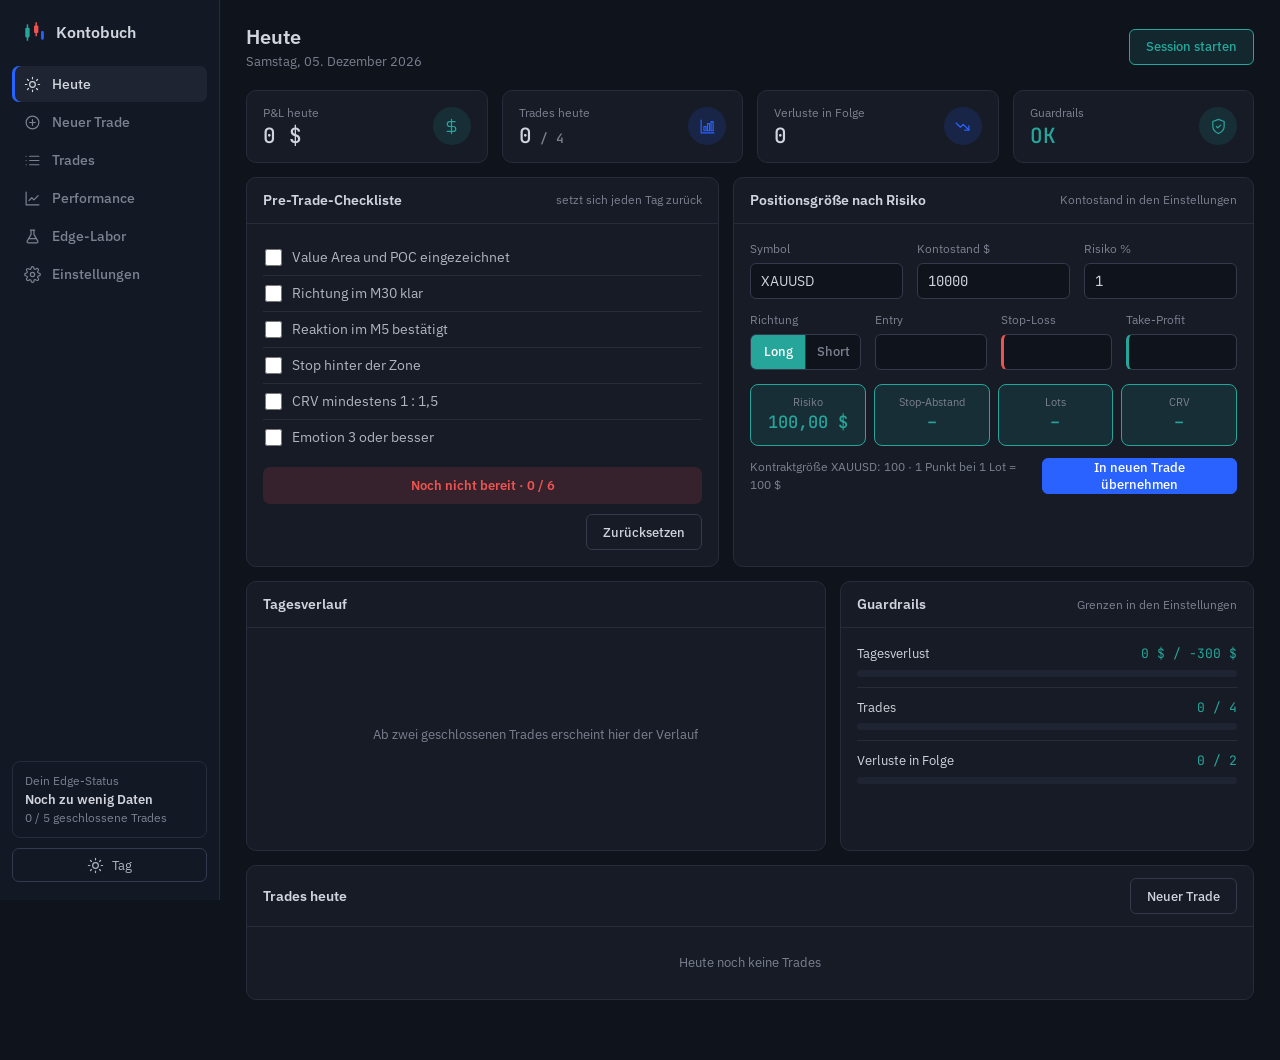
<file: index (1).html>
<!DOCTYPE html>
<html lang="de" data-theme="dark" translate="no">
<head>
<meta charset="UTF-8">
<meta name="viewport" content="width=device-width, initial-scale=1">
<meta name="google" content="notranslate">
<title>Kontobuch</title>
<link rel="preconnect" href="https://fonts.googleapis.com">
<link rel="preconnect" href="https://fonts.gstatic.com" crossorigin>
<link href="https://fonts.googleapis.com/css2?family=IBM+Plex+Sans:wght@400;500;600&family=JetBrains+Mono:wght@400;500&display=swap" rel="stylesheet">
<style>
:root{
  --bg:#0F131C;--side:#131825;--panel:#161B26;--panel2:#1E2431;--line:#262C3A;--line2:#323A4B;
  --tx:#D1D4DC;--tx2:#B2B5BE;--mu:#7C8190;--ac:#2962FF;--ac-soft:rgba(41,98,255,.15);
  --up:#26A69A;--up-soft:rgba(38,166,154,.14);--dn:#EF5350;--dn-soft:rgba(239,83,80,.14);
  --warn:#F0B429;--warn-soft:rgba(240,180,41,.14);
  --field:#0F131C;--shadow:0 16px 48px rgba(0,0,0,.5);
  --sans:'IBM Plex Sans',-apple-system,'Segoe UI',Roboto,sans-serif;
  --mono:'JetBrains Mono',ui-monospace,Consolas,monospace;
}
[data-theme="light"]{
  --bg:#F0F3FA;--side:#FFFFFF;--panel:#FFFFFF;--panel2:#F3F5FA;--line:#E0E3EB;--line2:#D1D4DC;
  --tx:#131722;--tx2:#434651;--mu:#6A6D78;--ac:#2962FF;--ac-soft:rgba(41,98,255,.10);
  --up:#089981;--up-soft:rgba(8,153,129,.10);--dn:#F23645;--dn-soft:rgba(242,54,69,.10);
  --warn:#B7791F;--warn-soft:rgba(183,121,31,.12);
  --field:#FFFFFF;--shadow:0 16px 48px rgba(19,23,34,.16);
}
*{box-sizing:border-box;margin:0;padding:0}
html,body{height:100%}
body{background:var(--bg);color:var(--tx);font-family:var(--sans);font-size:14px;line-height:1.5;transition:background .2s,color .2s}
.num,.mono{font-family:var(--mono);font-variant-numeric:tabular-nums}
button{font-family:inherit;font-size:13px;cursor:pointer;color:inherit}
input,select,textarea{font-family:inherit;font-size:14px;color:var(--tx)}
:focus-visible{outline:2px solid var(--ac);outline-offset:1px}
svg.i{width:17px;height:17px;flex:none;fill:none;stroke:currentColor;stroke-width:1.7;stroke-linecap:round;stroke-linejoin:round}

/* Aufbau */
.app{display:grid;grid-template-columns:220px minmax(0,1fr);min-height:100vh}
aside{background:var(--side);border-right:1px solid var(--line);padding:18px 12px;display:flex;flex-direction:column;gap:2px;position:sticky;top:0;height:100vh}
.brand{display:flex;align-items:center;gap:10px;font-weight:600;font-size:16px;padding:2px 10px 20px}
.nav{display:flex;align-items:center;gap:11px;width:100%;padding:9px 12px;border-radius:7px;border:none;background:none;color:var(--mu);font-size:14px;font-weight:500;text-align:left}
.nav:hover{color:var(--tx);background:var(--panel2)}
.nav.on{color:var(--tx);background:var(--panel2);box-shadow:inset 3px 0 0 var(--ac)}
.side-foot{margin-top:auto;display:flex;flex-direction:column;gap:10px}
.edge{border:1px solid var(--line);border-radius:8px;padding:10px 12px;font-size:12px}
.edge .k{color:var(--mu)}
.edge b{display:block;font-weight:600;font-size:13px}
.tbtn{display:flex;align-items:center;justify-content:center;gap:8px;height:34px;border-radius:7px;border:1px solid var(--line2);background:transparent;color:var(--tx2)}
.tbtn:hover{background:var(--panel2);color:var(--tx)}
main{padding:22px 26px 60px;max-width:1360px;width:100%}
.top{display:flex;align-items:center;justify-content:space-between;gap:14px;margin-bottom:18px;flex-wrap:wrap}
.top h1{font-size:20px;font-weight:600}
.top .sub{color:var(--mu);font-size:13px}
.view{display:none}
.view.on{display:block}

/* Bausteine */
.card{background:var(--panel);border:1px solid var(--line);border-radius:10px}
.ch{display:flex;align-items:center;justify-content:space-between;gap:10px;padding:12px 16px;border-bottom:1px solid var(--line)}
.ch h2{font-size:14px;font-weight:600}
.ch .sub{font-size:12px;color:var(--mu)}
.cb{padding:16px}
.row{display:grid;gap:14px;margin-bottom:14px}
.k{color:var(--mu);font-size:12px}
.pos{color:var(--up)}.neg{color:var(--dn)}.wrn{color:var(--warn)}
.stat{background:var(--panel);border:1px solid var(--line);border-radius:10px;padding:13px 16px;display:flex;justify-content:space-between;align-items:center;gap:10px}
.stat .v{font-family:var(--mono);font-size:21px;font-weight:500;line-height:1.3}
.stat .ic{width:38px;height:38px;border-radius:50%;display:flex;align-items:center;justify-content:center;flex:none}
.ic.b{background:var(--ac-soft);color:var(--ac)}.ic.g{background:var(--up-soft);color:var(--up)}.ic.r{background:var(--dn-soft);color:var(--dn)}.ic.y{background:var(--warn-soft);color:var(--warn)}
.g2{grid-template-columns:repeat(2,minmax(0,1fr))}
.g3{grid-template-columns:repeat(3,minmax(0,1fr))}
.g4{grid-template-columns:repeat(4,minmax(0,1fr))}

label.f{display:block}
label.f>span,.lbl{display:block;font-size:12px;color:var(--mu);margin-bottom:5px}
.in{width:100%;height:36px;background:var(--field);border:1px solid var(--line2);border-radius:6px;padding:0 10px;transition:border-color .15s}
.in:hover{border-color:var(--mu)}
.in:focus{outline:none;border-color:var(--ac)}
.in.num{font-family:var(--mono)}
textarea.in{height:92px;padding:9px 10px;resize:vertical;line-height:1.5}
.in.sl{border-left:3px solid var(--dn)}
.in.tp{border-left:3px solid var(--up)}
.in.err{border-color:var(--dn)}
.seg{display:flex;height:36px;border:1px solid var(--line2);border-radius:6px;overflow:hidden}
.seg button{flex:1;border:none;background:var(--field);color:var(--mu);font-weight:500}
.seg button+button{border-left:1px solid var(--line2)}
.seg .long.on{background:var(--up);color:#fff}
.seg .short.on{background:var(--dn);color:#fff}
.pills{display:flex;background:var(--panel);border:1px solid var(--line);border-radius:7px;padding:3px}
.pills button{border:none;background:none;color:var(--mu);padding:5px 12px;border-radius:5px;font-weight:500}
.pills button.on{background:var(--panel2);color:var(--tx)}
.sec{font-size:12px;color:var(--mu);margin:20px 0 10px;display:flex;align-items:center;gap:10px}
.sec::after{content:"";flex:1;height:1px;background:var(--line)}
.sec:first-child{margin-top:0}

.btn{height:36px;padding:0 16px;border-radius:6px;border:1px solid var(--line2);background:transparent;color:var(--tx);font-weight:500;display:inline-flex;align-items:center;gap:7px;justify-content:center}
.btn:hover{background:var(--panel2)}
.btn.pri{background:var(--ac);border-color:var(--ac);color:#fff}
.btn.pri:hover{filter:brightness(1.1)}
.btn.go{background:var(--up-soft);border-color:var(--up);color:var(--up)}
.btn.stop{background:var(--dn-soft);border-color:var(--dn);color:var(--dn)}
.btn.del{color:var(--dn);border-color:var(--dn)}
.btn.del:hover{background:var(--dn-soft)}
.actions{display:flex;gap:10px;justify-content:flex-end;align-items:center;margin-top:16px}
.msg{font-size:12px;color:var(--dn);margin-right:auto}
.editing{font-size:12px;color:var(--ac);margin-right:auto}

/* Heute */
.chk{display:flex;align-items:center;gap:10px;padding:7px 2px;cursor:pointer;color:var(--tx2);border-bottom:1px solid var(--line)}
.chk:last-of-type{border-bottom:none}
.chk input{width:17px;height:17px;accent-color:var(--up);flex:none}
.chk.done{color:var(--tx)}
.gate{margin-top:12px;border-radius:7px;padding:9px;text-align:center;font-weight:600;font-size:13px}
.gate.no{background:var(--dn-soft);color:var(--dn)}
.gate.yes{background:var(--up-soft);color:var(--up)}
.outs{display:grid;grid-template-columns:repeat(4,minmax(0,1fr));gap:8px;margin-top:14px}
.out{border:1px solid var(--up);background:var(--up-soft);border-radius:8px;padding:9px 10px;text-align:center}
.out .k{font-size:11px}
.out .v{font-family:var(--mono);font-size:17px;font-weight:500;color:var(--up)}
.gbar{height:7px;border-radius:4px;background:var(--panel2);overflow:hidden;margin-top:6px}
.gbar i{display:block;height:100%;border-radius:4px;background:var(--up);transition:width .3s}
.gitem{padding:10px 0;border-bottom:1px solid var(--line)}
.gitem:last-child{border-bottom:none}
.gitem .top2{display:flex;justify-content:space-between;font-size:13px}
.banner{border-radius:8px;padding:10px 14px;margin-bottom:14px;font-weight:500;display:none;align-items:center;gap:10px}
.banner.on{display:flex}
.banner.warn{background:var(--warn-soft);color:var(--warn);border:1px solid var(--warn)}
.banner.stop{background:var(--dn-soft);color:var(--dn);border:1px solid var(--dn)}
svg.chart{width:100%;display:block}

/* Emotionen & Screenshot */
.emo{display:flex;gap:6px;align-items:center}
.emo button{width:38px;height:36px;border-radius:6px;border:1px solid var(--line2);background:var(--field);color:var(--mu);font-family:var(--mono);font-weight:500;font-size:14px}
.emo button:hover{border-color:var(--mu);color:var(--tx)}
.emo button.on{background:var(--ac);border-color:var(--ac);color:#fff}
.emo .lb{margin-left:8px;font-size:12px;color:var(--tx2)}
.drop{border:1px dashed var(--line2);border-radius:8px;min-height:170px;display:flex;flex-direction:column;align-items:center;justify-content:center;gap:6px;color:var(--mu);text-align:center;padding:16px;cursor:pointer;position:relative;overflow:hidden}
.drop:hover,.drop.over{border-color:var(--ac);background:var(--ac-soft)}
.drop img{max-width:100%;max-height:260px;border-radius:5px;display:block}
.drop.has{padding:6px;cursor:default}
.rm{position:absolute;top:10px;right:10px;background:var(--panel);border:1px solid var(--line2);border-radius:5px;height:28px;padding:0 10px;font-size:12px}
.calc{display:grid;grid-template-columns:repeat(4,minmax(0,1fr));gap:1px;background:var(--line);border:1px solid var(--line);border-radius:6px;overflow:hidden;margin-top:14px}
.calc div{background:var(--panel2);padding:8px 12px}
.calc .v{font-family:var(--mono);font-size:15px;font-weight:500}

/* Tabellen */
table{width:100%;border-collapse:collapse}
th{font-size:12px;font-weight:500;color:var(--mu);text-align:left;padding:9px 12px;border-bottom:1px solid var(--line);white-space:nowrap}
td{padding:9px 12px;border-bottom:1px solid var(--line);white-space:nowrap;font-size:13px}
tr:last-child td{border-bottom:none}
.click tbody tr{cursor:pointer}
.click tbody tr:hover td{background:var(--panel2)}
td.r,th.r{text-align:right}
.tag{display:inline-block;font-size:12px;font-weight:500;padding:1px 8px;border-radius:4px}
.tag.l{background:var(--up-soft);color:var(--up)}
.tag.s{background:var(--dn-soft);color:var(--dn)}
.tw{overflow-x:auto}
.empty{text-align:center;padding:48px 20px;color:var(--mu)}
.empty b{display:block;color:var(--tx);font-size:15px;font-weight:500;margin-bottom:4px}
.dot{display:inline-block;width:8px;height:8px;border-radius:50%;margin-right:8px;vertical-align:1px}

/* Kalender */
.cal{display:grid;grid-template-columns:repeat(7,minmax(0,1fr));gap:6px}
.cal .hd{font-size:11px;color:var(--mu);text-align:center;padding-bottom:2px}
.day{border:1px solid var(--line);border-radius:7px;padding:6px 8px;min-height:62px;font-size:12px}
.day .d{color:var(--mu);font-size:11px}
.day .p{font-family:var(--mono);font-weight:500;font-size:13px}
.day .n{color:var(--mu);font-size:11px}
.day.w{background:var(--up-soft);border-color:transparent}
.day.l{background:var(--dn-soft);border-color:transparent}
.day.x{opacity:.3}
.day.today{box-shadow:inset 0 0 0 1px var(--ac)}

.ins{display:flex;gap:12px;align-items:flex-start;padding:10px 0;border-bottom:1px solid var(--line);font-size:13px;color:var(--tx2)}
.ins:last-child{border-bottom:none}

/* Detail */
.modal{position:fixed;inset:0;background:rgba(8,10,16,.62);display:none;align-items:flex-start;justify-content:center;padding:48px 16px;z-index:50;overflow-y:auto}
.modal.on{display:flex}
.mbox{background:var(--panel);border:1px solid var(--line);border-radius:10px;width:100%;max-width:840px;box-shadow:var(--shadow)}
.mbox img{max-width:100%;border-radius:6px;border:1px solid var(--line);cursor:zoom-in}
.dl{display:grid;grid-template-columns:repeat(4,minmax(0,1fr));gap:1px;background:var(--line);border:1px solid var(--line);border-radius:6px;overflow:hidden;margin-bottom:16px}
.dl div{background:var(--panel2);padding:8px 12px}
.dl .v{font-family:var(--mono);font-size:14px}
.notes{white-space:pre-wrap;color:var(--tx2);margin-bottom:16px}
.toast{position:fixed;bottom:24px;left:50%;transform:translateX(-50%) translateY(20px);background:var(--panel);border:1px solid var(--line2);box-shadow:var(--shadow);padding:10px 18px;border-radius:8px;font-size:13px;opacity:0;pointer-events:none;transition:.2s;z-index:60}
.toast.on{opacity:1;transform:translateX(-50%)}

@media (max-width:1100px){.g4{grid-template-columns:repeat(2,minmax(0,1fr))}}
@media (max-width:860px){
  .app{grid-template-columns:1fr}
  aside{position:static;height:auto;flex-direction:row;flex-wrap:wrap;padding:10px}
  .brand{padding:6px 10px;width:100%}.side-foot{display:none}
  .nav{width:auto}
  .g2,.g3{grid-template-columns:1fr}
  .outs,.calc,.dl{grid-template-columns:repeat(2,minmax(0,1fr))}
  main{padding:16px}
}
</style>
</head>
<body>
<div class="app">
<aside>
  <div class="brand">
    <svg width="24" height="24" viewBox="0 0 22 22" aria-hidden="true"><rect x="3" y="7" width="4" height="9" rx="1" fill="var(--up)"/><line x1="5" y1="4" x2="5" y2="19" stroke="var(--up)" stroke-width="1.4"/><rect x="11" y="5" width="4" height="7" rx="1" fill="var(--dn)"/><line x1="13" y1="2" x2="13" y2="15" stroke="var(--dn)" stroke-width="1.4"/><rect x="17.5" y="10" width="2.5" height="8" rx="1" fill="var(--ac)"/></svg>
    Kontobuch
  </div>
  <button class="nav on" data-v="today"></button>
  <button class="nav" data-v="new"></button>
  <button class="nav" data-v="trades"></button>
  <button class="nav" data-v="perf"></button>
  <button class="nav" data-v="edge"></button>
  <button class="nav" data-v="settings"></button>
  <div class="side-foot">
    <div class="edge" id="edgeBox"></div>
    <button class="tbtn" id="btnTheme"></button>
  </div>
</aside>

<main>
<!-- ================= HEUTE ================= -->
<section class="view on" id="v-today">
  <div class="top"><div><h1>Heute</h1><div class="sub" id="todayDate"></div></div>
    <div style="display:flex;gap:8px;align-items:center"><span class="k" id="sessInfo"></span><button class="btn go" id="btnSess"></button></div>
  </div>
  <div class="banner" id="gBanner"></div>
  <div class="row g4" id="todayStats"></div>
  <div class="row" style="grid-template-columns:minmax(0,1fr) minmax(0,1.1fr)">
    <div class="card"><div class="ch"><h2>Pre-Trade-Checkliste</h2><span class="sub">setzt sich jeden Tag zurück</span></div>
      <div class="cb"><div id="checkList"></div><div class="gate no" id="gate"></div>
      <div style="display:flex;justify-content:flex-end;margin-top:10px"><button class="btn" id="btnChkReset">Zurücksetzen</button></div></div>
    </div>
    <div class="card"><div class="ch"><h2>Positionsgröße nach Risiko</h2><span class="sub">Kontostand in den Einstellungen</span></div>
      <div class="cb">
        <div class="row g3" style="margin-bottom:12px">
          <label class="f"><span>Symbol</span><input class="in" id="z-sym" list="symbols" value="XAUUSD"></label>
          <label class="f"><span>Kontostand $</span><input class="in num" id="z-eq" inputmode="decimal"></label>
          <label class="f"><span>Risiko %</span><input class="in num" id="z-rp" inputmode="decimal"></label>
        </div>
        <div class="row g4" style="margin-bottom:0">
          <div><span class="lbl">Richtung</span><div class="seg" id="z-dir"><button class="long on" data-d="long">Long</button><button class="short" data-d="short">Short</button></div></div>
          <label class="f"><span>Entry</span><input class="in num" id="z-en" inputmode="decimal"></label>
          <label class="f"><span>Stop-Loss</span><input class="in num sl" id="z-sl" inputmode="decimal"></label>
          <label class="f"><span>Take-Profit</span><input class="in num tp" id="z-tp" inputmode="decimal"></label>
        </div>
        <div class="outs">
          <div class="out"><div class="k">Risiko</div><div class="v" id="zo-r">–</div></div>
          <div class="out"><div class="k">Stop-Abstand</div><div class="v" id="zo-d">–</div></div>
          <div class="out"><div class="k">Lots</div><div class="v" id="zo-l">–</div></div>
          <div class="out"><div class="k">CRV</div><div class="v" id="zo-c">–</div></div>
        </div>
        <div style="display:flex;justify-content:space-between;align-items:center;margin-top:12px;gap:10px">
          <span class="k" id="zo-info">Kontraktgröße: –</span>
          <button class="btn pri" id="btnTake">In neuen Trade übernehmen</button>
        </div>
      </div>
    </div>
  </div>
  <div class="row" style="grid-template-columns:minmax(0,1.4fr) minmax(0,1fr)">
    <div class="card"><div class="ch"><h2>Tagesverlauf</h2><span class="sub mono" id="dayPL"></span></div><div class="cb"><svg class="chart" id="dayChart" height="190"></svg></div></div>
    <div class="card"><div class="ch"><h2>Guardrails</h2><span class="sub">Grenzen in den Einstellungen</span></div><div class="cb" id="guards" style="padding-top:6px;padding-bottom:6px"></div></div>
  </div>
  <div class="card"><div class="ch"><h2>Trades heute</h2><button class="btn" data-go="new">Neuer Trade</button></div><div class="tw"><table class="click"><tbody id="todayTrades"></tbody></table></div></div>
</section>

<!-- ================= NEUER TRADE ================= -->
<section class="view" id="v-new">
  <div class="top"><div><h1 id="formTitle">Neuer Trade</h1><div class="sub" id="formSub">Setup eintragen, Ergebnis später ergänzen</div></div></div>
  <div class="row" style="grid-template-columns:minmax(0,1.6fr) minmax(0,1fr);align-items:start">
    <div class="card"><div class="cb">
      <div class="sec">Position</div>
      <div class="row g4" style="margin-bottom:0">
        <label class="f"><span>Datum und Zeit</span><input class="in num" type="datetime-local" id="f-date"></label>
        <label class="f"><span>Symbol</span><input class="in" id="f-symbol" list="symbols"></label>
        <div><span class="lbl">Richtung</span><div class="seg" id="f-dir"><button class="long on" data-d="long">Long</button><button class="short" data-d="short">Short</button></div></div>
        <label class="f"><span>Lots</span><input class="in num" id="f-size" inputmode="decimal" placeholder="0.50"></label>
      </div>
      <div class="sec">Level</div>
      <div class="row g4" style="margin-bottom:0">
        <label class="f"><span>Entry</span><input class="in num" id="f-entry" inputmode="decimal"></label>
        <label class="f"><span>Stop-Loss</span><input class="in num sl" id="f-sl" inputmode="decimal"></label>
        <label class="f"><span>Take-Profit</span><input class="in num tp" id="f-tp" inputmode="decimal"></label>
        <label class="f"><span>Setup / Zone</span><input class="in" id="f-setup" list="setups" placeholder="VAL-Reaktion"></label>
      </div>
      <div class="calc">
        <div><div class="k">Risiko (Punkte)</div><div class="v" id="c-risk">–</div></div>
        <div><div class="k">Chance (Punkte)</div><div class="v" id="c-rew">–</div></div>
        <div><div class="k">CRV</div><div class="v" id="c-crv">–</div></div>
        <div><div class="k">R-Vielfaches</div><div class="v" id="c-r">–</div></div>
      </div>
      <div class="sec">Ergebnis</div>
      <div class="row g4" style="margin-bottom:0">
        <label class="f"><span>Risiko in $</span><input class="in num" id="f-risk" inputmode="decimal" placeholder="auto"></label>
        <label class="f"><span>Ergebnis in $</span><input class="in num" id="f-result" inputmode="decimal" placeholder="285 / -145"></label>
        <label class="f"><span>Ausgang</span><select class="in" id="f-status"><option value="open">Offen</option><option value="tp">Take-Profit erreicht</option><option value="sl">Stop-Loss erreicht</option><option value="manual">Manuell geschlossen</option><option value="be">Break-even</option></select></label>
        <label class="f"><span>Checkliste erfüllt</span><select class="in" id="f-chk"><option value="">–</option><option value="1">Ja</option><option value="0">Nein</option></select></label>
      </div>
      <label class="f" style="margin-top:14px"><span>Notizen</span><textarea class="in" id="f-notes" placeholder="Warum rein? Was lief gut, was nicht?"></textarea></label>
    </div></div>
    <div style="display:grid;gap:14px">
      <div class="card"><div class="ch"><h2>Emotionen</h2><span class="sub">1 = angespannt · 5 = klar</span></div>
        <div class="cb"><span class="lbl">Vor dem Trade</span><div class="emo" id="emo-b"></div>
        <span class="lbl" style="margin-top:14px">Nach dem Trade</span><div class="emo" id="emo-a"></div></div></div>
      <div class="card"><div class="ch"><h2>Screenshot</h2><span class="sub">Ziehen, klicken oder Strg+V</span></div>
        <div class="cb"><div class="drop" id="drop" tabindex="0"></div><input type="file" id="shotFile" accept="image/*" hidden></div></div>
    </div>
  </div>
  <div class="actions"><span class="msg" id="formMsg"></span><button class="btn" id="btnReset">Leeren</button><button class="btn pri" id="btnSave">Trade speichern</button></div>
</section>

<!-- ================= TRADES ================= -->
<section class="view" id="v-trades">
  <div class="top"><div><h1>Trades</h1><div class="sub" id="tradeCount"></div></div>
    <div style="display:flex;gap:8px">
      <select class="in" id="flt-sym" style="height:34px;width:auto"><option value="">Alle Symbole</option></select>
      <select class="in" id="flt-res" style="height:34px;width:auto"><option value="">Alle Ergebnisse</option><option value="win">Gewinner</option><option value="loss">Verlierer</option><option value="open">Offen</option></select>
    </div>
  </div>
  <div class="card"><div class="tw"><table class="click">
    <thead><tr><th>Datum</th><th>Symbol</th><th>Richtung</th><th>Setup</th><th class="r">Entry</th><th class="r">SL</th><th class="r">TP</th><th class="r">CRV</th><th class="r">R</th><th class="r">Emotion</th><th class="r">Ergebnis</th></tr></thead>
    <tbody id="tbody"></tbody></table></div>
    <div class="empty" id="tEmpty" hidden><b>Noch keine Trades</b>Leg los unter „Neuer Trade“.</div>
  </div>
</section>

<!-- ================= PERFORMANCE ================= -->
<section class="view" id="v-perf">
  <div class="top"><div><h1>Performance</h1><div class="sub">Kennzahlen, Kontoverlauf und Kalender</div></div>
    <div style="display:flex;gap:8px;align-items:center;flex-wrap:wrap">
      <div class="pills" id="rangePills"><button data-r="30">30 Tage</button><button data-r="90">90 Tage</button><button data-r="all" class="on">Alles</button></div>
      <input type="date" class="in num" id="p-from" style="height:34px;width:auto">
      <span class="k">bis</span>
      <input type="date" class="in num" id="p-to" style="height:34px;width:auto">
    </div>
  </div>
  <div class="row g4" id="perfStats"></div>
  <div class="card" style="margin-bottom:14px"><div class="ch"><h2>Kontoverlauf</h2><span class="sub">kumuliertes Ergebnis in $</span></div><div class="cb"><svg class="chart" id="eqChart" height="260"></svg></div></div>
  <div class="card"><div class="ch"><h2 id="calTitle"></h2><div style="display:flex;gap:6px"><button class="btn" id="calPrev" style="height:30px;padding:0 10px">‹</button><button class="btn" id="calNow" style="height:30px">Heute</button><button class="btn" id="calNext" style="height:30px;padding:0 10px">›</button></div></div>
    <div class="cb"><div class="cal" id="cal"></div></div></div>
</section>

<!-- ================= EDGE-LABOR ================= -->
<section class="view" id="v-edge">
  <div class="top"><div><h1>Edge-Labor</h1><div class="sub">Finde heraus, wo dein Vorteil liegt</div></div></div>
  <div class="row g4" id="edgeStats"></div>
  <div class="row" style="grid-template-columns:minmax(0,1.2fr) minmax(0,1fr)">
    <div class="card"><div class="ch"><h2>Verteilung der R-Vielfachen</h2><span class="sub" id="rAvg"></span></div><div class="cb"><svg class="chart" id="rHist" height="220"></svg></div></div>
    <div class="card"><div class="ch"><h2>Erkenntnisse</h2></div><div class="cb" id="insights" style="padding-top:4px;padding-bottom:4px"></div></div>
  </div>
  <div class="row g2">
    <div class="card"><div class="ch"><h2>Nach Setup</h2></div><div class="tw"><table><thead><tr><th>Setup</th><th class="r">Trades</th><th class="r">Treffer</th><th class="r">Ø R</th><th class="r">Summe R</th><th class="r">Ergebnis</th></tr></thead><tbody id="bySetup"></tbody></table></div></div>
    <div class="card"><div class="ch"><h2>Nach Symbol</h2></div><div class="tw"><table><thead><tr><th>Symbol</th><th class="r">Trades</th><th class="r">Treffer</th><th class="r">Ø R</th><th class="r">Summe R</th><th class="r">Ergebnis</th></tr></thead><tbody id="bySym"></tbody></table></div></div>
  </div>
  <div class="row g3">
    <div class="card"><div class="ch"><h2>Nach Emotion vorher</h2></div><div class="tw"><table><thead><tr><th>Stufe</th><th class="r">Trades</th><th class="r">Treffer</th><th class="r">Ergebnis</th></tr></thead><tbody id="byEmo"></tbody></table></div></div>
    <div class="card"><div class="ch"><h2>Checkliste erfüllt?</h2></div><div class="tw"><table><thead><tr><th></th><th class="r">Trades</th><th class="r">Treffer</th><th class="r">Ergebnis</th></tr></thead><tbody id="byChk"></tbody></table></div></div>
    <div class="card"><div class="ch"><h2>Nach Uhrzeit</h2></div><div class="tw"><table><thead><tr><th>Stunde</th><th class="r">Trades</th><th class="r">Treffer</th><th class="r">Ergebnis</th></tr></thead><tbody id="byHour"></tbody></table></div></div>
  </div>
</section>

<!-- ================= EINSTELLUNGEN ================= -->
<section class="view" id="v-settings">
  <div class="top"><div><h1>Einstellungen</h1><div class="sub">Wird automatisch gespeichert</div></div></div>
  <div class="row g2" style="align-items:start">
    <div class="card"><div class="ch"><h2>Konto und Risiko</h2></div><div class="cb">
      <div class="row g2">
        <label class="f"><span>Kontostand $</span><input class="in num" id="s-eq" inputmode="decimal"></label>
        <label class="f"><span>Standard-Risiko pro Trade %</span><input class="in num" id="s-rp" inputmode="decimal"></label>
      </div>
      <div class="sec">Guardrails</div>
      <div class="row g3" style="margin-bottom:0">
        <label class="f"><span>Max. Tagesverlust $</span><input class="in num" id="s-ml" inputmode="decimal"></label>
        <label class="f"><span>Max. Trades pro Tag</span><input class="in num" id="s-mt" inputmode="numeric"></label>
        <label class="f"><span>Max. Verluste in Folge</span><input class="in num" id="s-mc" inputmode="numeric"></label>
      </div>
    </div></div>
    <div class="card"><div class="ch"><h2>Checkliste</h2><span class="sub">ein Punkt pro Zeile</span></div><div class="cb">
      <textarea class="in" id="s-chk" style="height:190px"></textarea>
    </div></div>
  </div>
  <div class="card"><div class="ch"><h2>Daten</h2><span class="sub">Alles liegt nur in diesem Browser</span></div><div class="cb" style="display:flex;gap:10px;flex-wrap:wrap;align-items:center">
    <button class="btn" id="btnExport">Backup exportieren</button>
    <button class="btn" id="btnImport">Backup importieren</button>
    <input type="file" id="importFile" accept=".json,application/json" hidden>
    <span class="k">Tipp: einmal pro Woche exportieren. Screenshots sind im Backup enthalten.</span>
  </div></div>
</section>
</main>
</div>

<datalist id="symbols"><option value="XAUUSD"><option value="XAGUSD"><option value="EURUSD"><option value="GBPUSD"><option value="NAS100"><option value="US30"><option value="GER40"></datalist>
<datalist id="setups"><option value="VAL-Reaktion"><option value="VAH-Reaktion"><option value="POC-Bounce"><option value="POC-Ablehnung"><option value="Naked POC"><option value="Value-Area-Rotation"><option value="Ausbruch"></datalist>

<div class="modal" id="modal"><div class="mbox">
  <div class="ch"><h2 id="mTitle"></h2><button class="btn" id="mClose" style="height:30px;padding:0 10px" aria-label="Schließen">✕</button></div>
  <div class="cb" id="mBody"></div>
  <div class="actions" style="padding:0 16px 16px;margin-top:0"><button class="btn del" id="mDel">Löschen</button><button class="btn pri" id="mEdit">Bearbeiten</button></div>
</div></div>
<div class="toast" id="toast"></div>

<script>
/* ===== Icons ===== */
const IC={
  today:'<circle cx="12" cy="12" r="4"/><path d="M12 2v2M12 20v2M4.9 4.9l1.4 1.4M17.7 17.7l1.4 1.4M2 12h2M20 12h2M4.9 19.1l1.4-1.4M17.7 6.3l1.4-1.4"/>',
  new:'<circle cx="12" cy="12" r="9"/><path d="M12 8v8M8 12h8"/>',
  trades:'<path d="M8 6h13M8 12h13M8 18h13M3 6h.01M3 12h.01M3 18h.01"/>',
  perf:'<path d="M3 3v18h18"/><path d="m7 15 4-4 3 3 6-6"/>',
  edge:'<path d="M9 3h6M10 3v6L4.5 18.5A1.7 1.7 0 0 0 6 21h12a1.7 1.7 0 0 0 1.5-2.5L14 9V3"/><path d="M7 15h10"/>',
  settings:'<circle cx="12" cy="12" r="3"/><path d="M19.4 15a1.7 1.7 0 0 0 .3 1.8l.1.1a2 2 0 1 1-2.8 2.8l-.1-.1a1.7 1.7 0 0 0-1.8-.3 1.7 1.7 0 0 0-1 1.5V21a2 2 0 1 1-4 0v-.1a1.7 1.7 0 0 0-1.1-1.5 1.7 1.7 0 0 0-1.8.3l-.1.1a2 2 0 1 1-2.8-2.8l.1-.1a1.7 1.7 0 0 0 .3-1.8 1.7 1.7 0 0 0-1.5-1H3a2 2 0 1 1 0-4h.1a1.7 1.7 0 0 0 1.5-1.1 1.7 1.7 0 0 0-.3-1.8l-.1-.1a2 2 0 1 1 2.8-2.8l.1.1a1.7 1.7 0 0 0 1.8.3H9a1.7 1.7 0 0 0 1-1.5V3a2 2 0 1 1 4 0v.1a1.7 1.7 0 0 0 1 1.5 1.7 1.7 0 0 0 1.8-.3l.1-.1a2 2 0 1 1 2.8 2.8l-.1.1a1.7 1.7 0 0 0-.3 1.8V9a1.7 1.7 0 0 0 1.5 1H21a2 2 0 1 1 0 4h-.1a1.7 1.7 0 0 0-1.5 1z"/>',
  dollar:'<path d="M12 2v20M17 5H9.5a3.5 3.5 0 0 0 0 7h5a3.5 3.5 0 0 1 0 7H6"/>',
  count:'<path d="M3 3v18h18"/><rect x="7" y="12" width="3" height="6"/><rect x="12" y="8" width="3" height="10"/><rect x="17" y="5" width="3" height="13"/>',
  down:'<path d="m3 7 6 6 4-4 8 8"/><path d="M21 11v6h-6"/>',
  shield:'<path d="M12 22s8-4 8-10V5l-8-3-8 3v7c0 6 8 10 8 10z"/><path d="m9 12 2 2 4-4"/>',
  target:'<circle cx="12" cy="12" r="9"/><circle cx="12" cy="12" r="5"/><circle cx="12" cy="12" r="1"/>',
  star:'<path d="m12 2 3.1 6.3 6.9 1-5 4.9 1.2 6.8L12 17.8 5.8 21l1.2-6.8-5-4.9 6.9-1z"/>',
  scale:'<path d="M12 3v18M5 7h14M5 7l-3 7a4 4 0 0 0 6 0zM19 7l-3 7a4 4 0 0 0 6 0z"/>',
  sun:'<circle cx="12" cy="12" r="4"/><path d="M12 2v2M12 20v2M4.9 4.9l1.4 1.4M17.7 17.7l1.4 1.4M2 12h2M20 12h2M4.9 19.1l1.4-1.4M17.7 6.3l1.4-1.4"/>',
  moon:'<path d="M20 14.5A8 8 0 1 1 9.5 4a6.5 6.5 0 0 0 10.5 10.5z"/>',
  img:'<rect x="3" y="4" width="18" height="16" rx="2"/><circle cx="8.5" cy="9.5" r="1.5"/><path d="m21 16-5-5-9 9"/>',
  bulb:'<path d="M9 18h6M10 22h4M12 2a7 7 0 0 0-4 12.7V17h8v-2.3A7 7 0 0 0 12 2z"/>',
  warn:'<path d="M12 3 2 21h20z"/><path d="M12 10v5M12 18h.01"/>'
};
const ico=(n,s='')=>`<svg class="i" viewBox="0 0 24 24" ${s}>${IC[n]}</svg>`;
const NAV={today:'Heute',new:'Neuer Trade',trades:'Trades',perf:'Performance',edge:'Edge-Labor',settings:'Einstellungen'};
document.querySelectorAll('.nav').forEach(b=>{b.innerHTML=ico(b.dataset.v)+NAV[b.dataset.v];b.onclick=()=>show(b.dataset.v)});

/* ===== Speicher ===== */
const DB_NAME='kontobuch',STORE='trades';let db;
function openDB(){return new Promise((res,rej)=>{const r=indexedDB.open(DB_NAME,1);r.onupgradeneeded=()=>r.result.createObjectStore(STORE,{keyPath:'id'});r.onsuccess=()=>{db=r.result;res()};r.onerror=()=>rej(r.error)})}
const st=m=>db.transaction(STORE,m).objectStore(STORE);
const dbAll=()=>new Promise((res,rej)=>{const r=st('readonly').getAll();r.onsuccess=()=>res(r.result);r.onerror=()=>rej(r.error)});
const dbPut=o=>new Promise((res,rej)=>{const r=st('readwrite').put(o);r.onsuccess=()=>res();r.onerror=()=>rej(r.error)});
const dbDel=id=>new Promise((res,rej)=>{const r=st('readwrite').delete(id);r.onsuccess=()=>res();r.onerror=()=>rej(r.error)});
const ls={get(k,d){try{const v=localStorage.getItem(k);return v==null?d:JSON.parse(v)}catch(e){return d}},set(k,v){try{localStorage.setItem(k,JSON.stringify(v))}catch(e){}}};

const DEF={eq:10000,rp:1,ml:300,mt:4,mc:2,chk:['Value Area und POC eingezeichnet','Richtung im M30 klar','Reaktion im M5 bestätigt','Stop hinter der Zone','CRV mindestens 1 : 1,5','Emotion 3 oder besser']};
let S=Object.assign({},DEF,ls.get('kb-settings',{}));
let trades=[],editId=null,shot=null,fdir='long',zdir='long',emoB=0,emoA=0,riskManual=false;

/* ===== Hilfen ===== */
const $=id=>document.getElementById(id);
const num=v=>{if(v===''||v==null)return null;const n=parseFloat(String(v).replace(/\s/g,'').replace(',','.'));return isNaN(n)?null:n};
const de=(n,d=2)=>n.toLocaleString('de-DE',{minimumFractionDigits:d,maximumFractionDigits:d});
const fP=n=>n==null?'–':de(n,2);
const f$=n=>n==null?'–':(n>0?'+':n<0?'−':'')+Math.abs(n).toLocaleString('de-DE',{maximumFractionDigits:2})+' $';
const fR=n=>n==null?'–':(n>0?'+':n<0?'−':'')+de(Math.abs(n),2)+' R';
const cls=n=>n>0?'pos':n<0?'neg':'';
const pct=n=>n==null?'–':de(n,1)+' %';
const esc=s=>String(s??'').replace(/[&<>"]/g,c=>({'&':'&amp;','<':'&lt;','>':'&gt;','"':'&quot;'}[c]));
function nowLocal(){const d=new Date();d.setMinutes(d.getMinutes()-d.getTimezoneOffset());return d.toISOString().slice(0,16)}
const todayKey=()=>nowLocal().slice(0,10);
const fD=s=>{if(!s)return'–';const d=new Date(s);return d.toLocaleDateString('de-DE',{day:'2-digit',month:'2-digit',year:'2-digit'})+' '+d.toLocaleTimeString('de-DE',{hour:'2-digit',minute:'2-digit'})};
const fT=s=>s?new Date(s).toLocaleTimeString('de-DE',{hour:'2-digit',minute:'2-digit'}):'–';
const CS={XAUUSD:100,XAGUSD:5000,EURUSD:100000,GBPUSD:100000,AUDUSD:100000,NZDUSD:100000,NAS100:1,US30:1,US500:1,GER40:1};
const cs=sym=>CS[(sym||'').toUpperCase()]??1;
function crvOf(t){const{entry:e,sl:s,tp:p}=t;if(e==null||s==null||p==null)return null;const r=t.dir==='long'?e-s:s-e,w=t.dir==='long'?p-e:e-p;return r>0&&w>0?w/r:null}
function riskOf(t){if(t.riskUSD>0)return t.riskUSD;if(t.entry==null||t.sl==null||!t.size)return null;const d=Math.abs(t.entry-t.sl);return d>0?d*t.size*cs(t.symbol):null}
const rOf=t=>{const r=riskOf(t);return t.result!=null&&r?t.result/r:null};
const EMO=['','Angespannt','Unruhig','Neutral','Ruhig','Klar, fokussiert'];
function toast(m){const t=$('toast');t.textContent=m;t.classList.add('on');clearTimeout(t._h);t._h=setTimeout(()=>t.classList.remove('on'),2200)}
const closed=list=>list.filter(t=>t.result!=null);

/* ===== Theme ===== */
function setTheme(t){document.documentElement.dataset.theme=t;$('btnTheme').innerHTML=t==='dark'?ico('sun')+'Tag':ico('moon')+'Nacht';ls.set('kb-theme',t);renderCurrent()}
$('btnTheme').onclick=()=>setTheme(document.documentElement.dataset.theme==='dark'?'light':'dark');

/* ===== Navigation ===== */
let cur='today';
function show(v){cur=v;document.querySelectorAll('.nav').forEach(b=>b.classList.toggle('on',b.dataset.v===v));document.querySelectorAll('.view').forEach(s=>s.classList.toggle('on',s.id==='v-'+v));renderCurrent();window.scrollTo(0,0)}
document.querySelectorAll('[data-go]').forEach(b=>b.onclick=()=>show(b.dataset.go));
function renderCurrent(){if(!db)return;({today:renderToday,trades:renderTrades,perf:renderPerf,edge:renderEdge}[cur]||(()=>{}))();renderEdgeBox()}

/* ===== Chart ===== */
function lineChart(svg,vals,labels){
  const W=svg.clientWidth||600,H=+svg.getAttribute('height'),pl=46,pr=26,pt=10,pb=24;svg.setAttribute('viewBox',`0 0 ${W} ${H}`);
  if(vals.length<2){svg.innerHTML=`<text x="${W/2}" y="${H/2}" text-anchor="middle" fill="var(--mu)" font-size="13" font-family="IBM Plex Sans,sans-serif">Ab zwei geschlossenen Trades erscheint hier der Verlauf</text>`;return}
  const mn=Math.min(0,...vals),mx=Math.max(0,...vals),rg=mx-mn||1;
  const x=i=>pl+(W-pl-pr)*i/(vals.length-1),y=v=>pt+(H-pt-pb)*(1-(v-mn)/rg);
  const last=vals[vals.length-1],col=last>=0?'var(--up)':'var(--dn)';
  let g='';for(let k=0;k<=4;k++){const v=mn+rg*k/4;g+=`<line x1="${pl}" x2="${W-pr}" y1="${y(v)}" y2="${y(v)}" stroke="var(--line)"/><text x="${pl-8}" y="${y(v)+4}" text-anchor="end" fill="var(--mu)" font-size="10" font-family="JetBrains Mono,monospace">${Math.round(v)}</text>`}
  let lb='';if(labels){const step=Math.max(1,Math.ceil(labels.length/7));labels.forEach((l,i)=>{if(i%step===0||i===labels.length-1)lb+=`<text x="${x(i)}" y="${H-6}" text-anchor="middle" fill="var(--mu)" font-size="10" font-family="JetBrains Mono,monospace">${l}</text>`})}
  const d=vals.map((v,i)=>`${i?'L':'M'}${x(i).toFixed(1)},${y(v).toFixed(1)}`).join('');
  svg.innerHTML=`${g}<line x1="${pl}" x2="${W-pr}" y1="${y(0)}" y2="${y(0)}" stroke="var(--line2)" stroke-dasharray="4 4"/><path d="${d}L${x(vals.length-1)},${y(0)}L${x(0)},${y(0)}Z" fill="${col}" opacity=".12"/><path d="${d}" fill="none" stroke="${col}" stroke-width="2" stroke-linejoin="round"/><circle cx="${x(vals.length-1)}" cy="${y(last)}" r="4" fill="${col}"/>${lb}`;
}
const statCard=(k,v,c,ic,icc)=>`<div class="stat"><div><div class="k">${k}</div><div class="v ${c||''}">${v}</div></div>${ic?`<div class="ic ${icc}">${ico(ic)}</div>`:''}</div>`;

/* ===== HEUTE ===== */
function todayList(){const k=todayKey();return trades.filter(t=>(t.date||'').slice(0,10)===k).sort((a,b)=>(a.date||'').localeCompare(b.date||''))}
function guardState(){
  const tl=todayList(),cl=closed(tl),pl=cl.reduce((a,t)=>a+t.result,0);
  let cons=0;for(let i=cl.length-1;i>=0;i--){if(cl[i].result<0)cons++;else break}
  const lossUse=S.ml>0?Math.max(0,-pl)/S.ml:0,n=tl.length;
  let lvl='ok',why=[];
  if(S.ml>0&&-pl>=S.ml){lvl='stop';why.push('Tagesverlust erreicht')}
  if(S.mt>0&&n>=S.mt){lvl='stop';why.push('Max. Trades erreicht')}
  if(S.mc>0&&cons>=S.mc){lvl='stop';why.push(cons+' Verluste in Folge')}
  if(lvl==='ok'){if(lossUse>=.7)why.push('Tagesverlust bei '+Math.round(lossUse*100)+' %');if(S.mt>0&&n===S.mt-1)why.push('nur noch 1 Trade übrig');if(S.mc>0&&cons===S.mc-1&&cons>0)why.push('noch 1 Verlust bis Pause');if(why.length)lvl='warn'}
  return{tl,cl,pl,cons,lossUse,n,lvl,why}
}
function renderToday(){
  $('todayDate').textContent=new Date().toLocaleDateString('de-DE',{weekday:'long',day:'2-digit',month:'long',year:'numeric'});
  const g=guardState();
  const gTxt={ok:'OK',warn:'Achtung',stop:'Stopp'}[g.lvl],gc={ok:'pos',warn:'wrn',stop:'neg'}[g.lvl],gi={ok:'g',warn:'y',stop:'r'}[g.lvl];
  $('todayStats').innerHTML=statCard('P&L heute',f$(g.cl.length?g.pl:0),cls(g.pl),'dollar',g.pl>=0?'g':'r')+
    statCard('Trades heute',`${g.n}<span class="k" style="font-size:13px"> / ${S.mt||'∞'}</span>`,'','count','b')+
    statCard('Verluste in Folge',g.cons,g.cons?'neg':'','down',g.cons?'r':'b')+
    statCard('Guardrails',gTxt,gc,'shield',gi);
  const b=$('gBanner');b.className='banner'+(g.lvl==='ok'?'':' on '+g.lvl);b.innerHTML=g.lvl==='ok'?'':ico('warn')+(g.lvl==='stop'?'Stopp für heute: ':'Achtung: ')+g.why.join(' · ')+(g.lvl==='stop'?'. Plattform zu, morgen geht es weiter.':'');
  $('dayPL').textContent=g.cl.length?f$(g.pl):'';$('dayPL').className='sub mono '+cls(g.pl);
  let acc=0;const vals=[0,...g.cl.map(t=>acc+=t.result)],labels=['Start',...g.cl.map(t=>fT(t.date))];
  lineChart($('dayChart'),vals,labels);
  const bar=(label,val,max,txt)=>{const p=max>0?Math.min(1,val/max):0,c=p>=1?'var(--dn)':p>=.7?'var(--warn)':'var(--up)';return`<div class="gitem"><div class="top2"><span>${label}</span><span class="mono" style="color:${c}">${txt}</span></div><div class="gbar"><i style="width:${p*100}%;background:${c}"></i></div></div>`};
  $('guards').innerHTML=bar('Tagesverlust',Math.max(0,-g.pl),S.ml,`${f$(Math.min(0,g.pl))} / −${S.ml} $`)+bar('Trades',g.n,S.mt,`${g.n} / ${S.mt}`)+bar('Verluste in Folge',g.cons,S.mc,`${g.cons} / ${S.mc}`);
  $('todayTrades').innerHTML=g.tl.length?g.tl.slice().reverse().map(t=>`<tr data-id="${t.id}"><td class="mono">${fT(t.date)}</td><td>${esc(t.symbol)}</td><td><span class="tag ${t.dir==='long'?'l':'s'}">${t.dir==='long'?'Long':'Short'}</span></td><td style="color:var(--tx2)">${esc(t.setup)||'–'}</td><td class="r mono ${cls(rOf(t))}">${fR(rOf(t))}</td><td class="r mono ${cls(t.result)}">${t.result==null?'<span class="k">offen</span>':f$(t.result)}</td></tr>`).join(''):'<tr><td class="empty" colspan="6" style="padding:26px">Heute noch keine Trades</td></tr>';
  document.querySelectorAll('#todayTrades tr[data-id]').forEach(r=>r.onclick=()=>openDetail(r.dataset.id));
  renderChecklist();renderSession();
}
/* Checkliste */
function chkState(){const s=ls.get('kb-check',{});return s.day===todayKey()?s.v:[]}
function renderChecklist(){
  const v=chkState();
  $('checkList').innerHTML=S.chk.map((c,i)=>`<label class="chk ${v[i]?'done':''}"><input type="checkbox" data-i="${i}" ${v[i]?'checked':''}>${esc(c)}</label>`).join('')||'<div class="k">Keine Punkte. In den Einstellungen anlegen.</div>';
  document.querySelectorAll('#checkList input').forEach(x=>x.onchange=()=>{const s=chkState();s[+x.dataset.i]=x.checked;ls.set('kb-check',{day:todayKey(),v:s});renderChecklist()});
  const n=S.chk.filter((_,i)=>v[i]).length,all=S.chk.length&&n===S.chk.length;
  $('gate').className='gate '+(all?'yes':'no');$('gate').textContent=all?`Bereit zum Traden · ${n} / ${S.chk.length}`:`Noch nicht bereit · ${n} / ${S.chk.length}`;
}
$('btnChkReset').onclick=()=>{ls.set('kb-check',{day:todayKey(),v:[]});renderChecklist()};
const chkDone=()=>{const v=chkState();return S.chk.length>0&&S.chk.every((_,i)=>v[i])};
/* Session */
function renderSession(){const s=ls.get('kb-session',null),b=$('btnSess');
  if(s&&s.day===todayKey()){const m=Math.round((Date.now()-s.start)/60000);$('sessInfo').textContent=`Session seit ${new Date(s.start).toLocaleTimeString('de-DE',{hour:'2-digit',minute:'2-digit'})} · ${Math.floor(m/60)} h ${m%60} min`;b.className='btn stop';b.textContent='Session beenden'}
  else{$('sessInfo').textContent='';b.className='btn go';b.textContent='Session starten'}}
$('btnSess').onclick=()=>{const s=ls.get('kb-session',null);if(s&&s.day===todayKey()){ls.set('kb-session',null);toast('Session beendet')}else{if(!chkDone()&&!confirm('Die Checkliste ist noch nicht vollständig. Trotzdem starten?'))return;ls.set('kb-session',{day:todayKey(),start:Date.now()});toast('Session gestartet')}renderSession()};
setInterval(()=>{if(cur==='today')renderSession()},60000);

/* Positionsrechner */
function zInit(){$('z-eq').value=S.eq;$('z-rp').value=S.rp}
document.querySelectorAll('#z-dir button').forEach(b=>b.onclick=()=>{zdir=b.dataset.d;document.querySelectorAll('#z-dir button').forEach(x=>x.classList.toggle('on',x===b));zCalc()});
['z-sym','z-eq','z-rp','z-en','z-sl','z-tp'].forEach(id=>$(id).addEventListener('input',zCalc));
function zCalc(){
  const eq=num($('z-eq').value),rp=num($('z-rp').value),en=num($('z-en').value),sl=num($('z-sl').value),tp=num($('z-tp').value),c=cs($('z-sym').value);
  const r=eq&&rp?eq*rp/100:null,d=en!=null&&sl!=null?(zdir==='long'?en-sl:sl-en):null,w=en!=null&&tp!=null?(zdir==='long'?tp-en:en-tp):null;
  $('zo-r').textContent=r?de(r,2)+' $':'–';$('zo-d').textContent=d>0?de(d,2):'–';
  const lots=r&&d>0?Math.floor(r/(d*c)*100)/100:null;$('zo-l').textContent=lots!=null?de(lots,2):'–';
  $('zo-c').textContent=d>0&&w>0?'1 : '+de(w/d,2):'–';
  $('z-sl').classList.toggle('err',d!=null&&d<=0);$('z-tp').classList.toggle('err',w!=null&&w<=0);
  $('zo-info').textContent=`Kontraktgröße ${($('z-sym').value||'').toUpperCase()||'–'}: ${c.toLocaleString('de-DE')} · 1 Punkt bei 1 Lot = ${c.toLocaleString('de-DE')} $`+(lots!=null&&w>0?` · möglicher Gewinn ${de(lots*w*c,2)} $`:'');
  return{lots,r:lots!=null&&d>0?lots*d*c:null}
}
$('btnTake').onclick=()=>{const z=zCalc();resetForm();$('f-symbol').value=($('z-sym').value||'XAUUSD').toUpperCase();fdir=zdir;paintDir();
  $('f-entry').value=$('z-en').value;$('f-sl').value=$('z-sl').value;$('f-tp').value=$('z-tp').value;if(z.lots!=null)$('f-size').value=z.lots;
  $('f-chk').value=chkDone()?'1':'0';autoRisk();fCalc();show('new');toast('Werte übernommen')};

/* ===== NEUER TRADE ===== */
function buildEmo(el,get,set){el.innerHTML='';for(let i=1;i<=5;i++){const b=document.createElement('button');b.type='button';b.textContent=i;b.onclick=()=>{set(get()===i?0:i);paint()};el.appendChild(b)}
  const l=document.createElement('span');l.className='lb';el.appendChild(l);
  function paint(){[...el.querySelectorAll('button')].forEach((b,i)=>b.classList.toggle('on',i+1===get()));l.textContent=EMO[get()]||''}el._p=paint;paint()}
buildEmo($('emo-b'),()=>emoB,v=>emoB=v);buildEmo($('emo-a'),()=>emoA,v=>emoA=v);
document.querySelectorAll('#f-dir button').forEach(b=>b.onclick=()=>{fdir=b.dataset.d;paintDir();autoRisk();fCalc()});
function paintDir(){document.querySelectorAll('#f-dir button').forEach(b=>b.classList.toggle('on',b.dataset.d===fdir))}
['f-entry','f-sl','f-tp','f-size','f-symbol'].forEach(id=>$(id).addEventListener('input',()=>{$('formMsg').textContent='';autoRisk();fCalc()}));
$('f-result').addEventListener('input',fCalc);
$('f-risk').addEventListener('input',()=>{riskManual=$('f-risk').value!=='';fCalc()});
function autoRisk(){if(riskManual)return;const e=num($('f-entry').value),s=num($('f-sl').value),z=num($('f-size').value);const d=e!=null&&s!=null?Math.abs(e-s):null;$('f-risk').value=d&&z?Math.round(d*z*cs($('f-symbol').value)*100)/100:''}
function fCalc(){
  const e=num($('f-entry').value),s=num($('f-sl').value),p=num($('f-tp').value);
  const r=e!=null&&s!=null?(fdir==='long'?e-s:s-e):null,w=e!=null&&p!=null?(fdir==='long'?p-e:e-p):null;
  $('c-risk').textContent=r==null?'–':fP(r);$('c-rew').textContent=w==null?'–':fP(w);
  $('c-risk').className='v '+(r!=null&&r<=0?'neg':'');$('c-rew').className='v '+(w!=null&&w<=0?'neg':'');
  const c=r>0&&w>0?w/r:null;$('c-crv').textContent=c==null?'–':'1 : '+de(c,2);$('c-crv').className='v '+(c==null?'':c>=2?'pos':c<1?'neg':'');
  const rr=num($('f-risk').value),res=num($('f-result').value),R=rr>0&&res!=null?res/rr:null;$('c-r').textContent=fR(R);$('c-r').className='v '+cls(R);
  $('f-sl').classList.toggle('err',r!=null&&r<=0);$('f-tp').classList.toggle('err',w!=null&&w<=0);
}
/* Screenshot */
const drop=$('drop');
drop.onclick=e=>{if(!shot&&!e.target.closest('.rm'))$('shotFile').click()};
drop.onkeydown=e=>{if((e.key==='Enter'||e.key===' ')&&!shot){e.preventDefault();$('shotFile').click()}};
$('shotFile').onchange=e=>{if(e.target.files[0])loadShot(e.target.files[0]);e.target.value=''};
drop.ondragover=e=>{e.preventDefault();drop.classList.add('over')};drop.ondragleave=()=>drop.classList.remove('over');
drop.ondrop=e=>{e.preventDefault();drop.classList.remove('over');const f=e.dataTransfer.files[0];if(f&&f.type.startsWith('image/'))loadShot(f)};
document.addEventListener('paste',e=>{if(cur!=='new')return;const it=[...(e.clipboardData?.items||[])].find(i=>i.type.startsWith('image/'));if(it){loadShot(it.getAsFile());toast('Screenshot eingefügt')}});
function loadShot(file){const r=new FileReader();r.onload=()=>{const img=new Image();img.onload=()=>{const sc=Math.min(1,1920/img.width),c=document.createElement('canvas');c.width=Math.round(img.width*sc);c.height=Math.round(img.height*sc);c.getContext('2d').drawImage(img,0,0,c.width,c.height);shot=c.toDataURL('image/jpeg',.88);paintShot()};img.src=r.result};r.readAsDataURL(file)}
function paintShot(){if(shot){drop.classList.add('has');drop.innerHTML=`<img src="${shot}" alt="Screenshot"><button type="button" class="rm">Entfernen</button>`;drop.querySelector('.rm').onclick=e=>{e.stopPropagation();shot=null;paintShot()}}
  else{drop.classList.remove('has');drop.innerHTML=`<svg class="i" viewBox="0 0 24 24" style="width:26px;height:26px">${IC.img}</svg><div>Chart-Screenshot hinzufügen</div><small class="k">PNG oder JPG</small>`}}
function resetForm(){
  editId=null;shot=null;fdir='long';emoB=0;emoA=0;riskManual=false;
  ['f-size','f-entry','f-sl','f-tp','f-setup','f-risk','f-result','f-notes'].forEach(id=>$(id).value='');
  $('f-date').value=nowLocal();$('f-status').value='open';$('f-chk').value=chkDone()?'1':'';$('f-symbol').value=ls.get('kb-last-symbol','XAUUSD');
  paintDir();$('emo-b')._p();$('emo-a')._p();paintShot();fCalc();
  $('formTitle').textContent='Neuer Trade';$('formSub').textContent='Setup eintragen, Ergebnis später ergänzen';$('btnSave').textContent='Trade speichern';$('formMsg').textContent='';$('formMsg').className='msg';
}
$('btnReset').onclick=resetForm;
$('btnSave').onclick=async()=>{
  const t={id:editId||('t'+Date.now()+Math.random().toString(36).slice(2,6)),date:$('f-date').value,symbol:$('f-symbol').value.trim().toUpperCase(),dir:fdir,
    size:num($('f-size').value),entry:num($('f-entry').value),sl:num($('f-sl').value),tp:num($('f-tp').value),setup:$('f-setup').value.trim(),
    riskUSD:num($('f-risk').value),result:num($('f-result').value),status:$('f-status').value,checklist:$('f-chk').value===''?null:$('f-chk').value==='1',
    notes:$('f-notes').value.trim(),emoBefore:emoB||null,emoAfter:emoA||null,shot};
  const m=$('formMsg');m.className='msg';
  if(!t.symbol){m.textContent='Symbol fehlt.';return}
  if(t.entry==null||t.sl==null){m.textContent='Entry und Stop-Loss sind Pflicht.';return}
  if((t.dir==='long'?t.entry-t.sl:t.sl-t.entry)<=0){m.textContent=`Stop-Loss liegt auf der falschen Seite für ${t.dir==='long'?'Long':'Short'}.`;return}
  if(t.status!=='open'&&t.result==null){m.textContent='Ergebnis in $ eintragen oder Ausgang auf „Offen“ lassen.';return}
  if(t.result!=null&&t.status==='open')t.status='manual';
  if(!editId&&guardState().lvl==='stop'&&!confirm('Deine Guardrails stehen auf Stopp. Trade trotzdem speichern?'))return;
  try{await dbPut(t)}catch(e){m.textContent='Speichern fehlgeschlagen: '+e.message;return}
  ls.set('kb-last-symbol',t.symbol);const was=!!editId;await load();resetForm();toast(was?'Trade aktualisiert':'Trade gespeichert');
};

/* ===== TRADES ===== */
$('flt-sym').onchange=renderTrades;$('flt-res').onchange=renderTrades;
function renderTrades(){
  const syms=[...new Set(trades.map(t=>t.symbol))].sort(),c=$('flt-sym').value;
  $('flt-sym').innerHTML='<option value="">Alle Symbole</option>'+syms.map(s=>`<option ${s===c?'selected':''}>${esc(s)}</option>`).join('');
  const fr=$('flt-res').value,list=trades.filter(t=>(!c||t.symbol===c)&&(!fr||(fr==='win'&&t.result>0)||(fr==='loss'&&t.result<0)||(fr==='open'&&t.result==null)));
  $('tradeCount').textContent=list.length+' Trades';$('tEmpty').hidden=list.length>0;
  $('tbody').innerHTML=list.map(t=>{const c=crvOf(t),R=rOf(t);return`<tr data-id="${t.id}"><td class="mono">${fD(t.date)}</td><td>${esc(t.symbol)}</td><td><span class="tag ${t.dir==='long'?'l':'s'}">${t.dir==='long'?'Long':'Short'}</span></td><td style="color:var(--tx2)">${esc(t.setup)||'–'}${t.shot?' <svg class="i" viewBox="0 0 24 24" style="width:14px;height:14px;vertical-align:-2px;color:var(--mu)">'+IC.img+'</svg>':''}</td>
    <td class="r mono">${fP(t.entry)}</td><td class="r mono neg">${fP(t.sl)}</td><td class="r mono pos">${fP(t.tp)}</td><td class="r mono">${c==null?'–':de(c,2)}</td><td class="r mono ${cls(R)}">${fR(R)}</td>
    <td class="r mono k">${t.emoBefore??'–'} → ${t.emoAfter??'–'}</td><td class="r mono ${cls(t.result)}">${t.result==null?'<span class="k">offen</span>':f$(t.result)}</td></tr>`}).join('');
  document.querySelectorAll('#tbody tr').forEach(r=>r.onclick=()=>openDetail(r.dataset.id));
}
/* Detail */
let curId=null;const STAT={open:'Offen',tp:'Take-Profit',sl:'Stop-Loss',manual:'Manuell',be:'Break-even'};
function openDetail(id){const t=trades.find(x=>x.id===id);if(!t)return;curId=id;const c=crvOf(t);
  $('mTitle').innerHTML=`${esc(t.symbol)} <span class="tag ${t.dir==='long'?'l':'s'}" style="margin-left:6px">${t.dir==='long'?'Long':'Short'}</span> <span class="k mono" style="margin-left:8px;font-weight:400">${fD(t.date)}</span>`;
  const cell=(k,v,cl='')=>`<div><div class="k">${k}</div><div class="v ${cl}">${v}</div></div>`;
  $('mBody').innerHTML=`<div class="dl">${cell('Entry',fP(t.entry))}${cell('Stop-Loss',fP(t.sl),'neg')}${cell('Take-Profit',fP(t.tp),'pos')}${cell('CRV',c==null?'–':'1 : '+de(c,2))}
    ${cell('Lots',t.size==null?'–':de(t.size,2))}${cell('Risiko',riskOf(t)?de(riskOf(t),2)+' $':'–')}${cell('Ergebnis',f$(t.result),cls(t.result))}${cell('R-Vielfaches',fR(rOf(t)),cls(rOf(t)))}
    ${cell('Setup',esc(t.setup)||'–')}${cell('Ausgang',STAT[t.status]||'–')}${cell('Checkliste',t.checklist==null?'–':t.checklist?'Ja':'Nein',t.checklist===false?'neg':'')}${cell('Emotion',`${t.emoBefore??'–'} → ${t.emoAfter??'–'}`)}</div>
    ${t.notes?`<div class="notes">${esc(t.notes)}</div>`:''}${t.shot?`<img src="${t.shot}" alt="Screenshot" id="mImg">`:''}`;
  const im=$('mImg');if(im)im.onclick=()=>{const w=window.open();if(w)w.document.write(`<body style="margin:0;background:#000"><img src="${t.shot}" style="max-width:100%">`)};
  $('modal').classList.add('on')}
const closeM=()=>{$('modal').classList.remove('on');curId=null};
$('mClose').onclick=closeM;$('modal').onclick=e=>{if(e.target.id==='modal')closeM()};document.addEventListener('keydown',e=>{if(e.key==='Escape')closeM()});
$('mDel').onclick=async()=>{if(!curId||!confirm('Diesen Trade endgültig löschen?'))return;await dbDel(curId);closeM();await load();renderCurrent();toast('Trade gelöscht')};
$('mEdit').onclick=()=>{const t=trades.find(x=>x.id===curId);if(!t)return;closeM();
  editId=t.id;shot=t.shot||null;fdir=t.dir;emoB=t.emoBefore||0;emoA=t.emoAfter||0;riskManual=t.riskUSD!=null;
  $('f-date').value=t.date||'';$('f-symbol').value=t.symbol||'';$('f-size').value=t.size??'';$('f-entry').value=t.entry??'';$('f-sl').value=t.sl??'';$('f-tp').value=t.tp??'';
  $('f-setup').value=t.setup||'';$('f-risk').value=t.riskUSD??'';$('f-result').value=t.result??'';$('f-status').value=t.status||'open';$('f-chk').value=t.checklist==null?'':t.checklist?'1':'0';$('f-notes').value=t.notes||'';
  paintDir();$('emo-b')._p();$('emo-a')._p();paintShot();fCalc();
  $('formTitle').textContent='Trade bearbeiten';$('formSub').textContent=t.symbol+' · '+fD(t.date);$('btnSave').textContent='Änderungen speichern';$('formMsg').className='editing';$('formMsg').textContent='Bearbeitungsmodus';
  show('new')};

/* ===== Kennzahlen ===== */
function stats(list){const cl=closed(list),w=cl.filter(t=>t.result>0),l=cl.filter(t=>t.result<0);
  const pl=cl.reduce((a,t)=>a+t.result,0),gw=w.reduce((a,t)=>a+t.result,0),gl=-l.reduce((a,t)=>a+t.result,0);
  const srt=cl.slice().sort((a,b)=>(a.date||'').localeCompare(b.date||''));let acc=0,peak=0,dd=0;srt.forEach(t=>{acc+=t.result;peak=Math.max(peak,acc);dd=Math.min(dd,acc-peak)});
  const Rs=cl.map(rOf).filter(r=>r!=null);
  return{n:list.length,c:cl.length,w:w.length,l:l.length,hit:cl.length?w.length/cl.length*100:null,pl,pf:gl?gw/gl:null,exp:cl.length?pl/cl.length:null,dd,
    best:cl.length?Math.max(...cl.map(t=>t.result)):null,worst:cl.length?Math.min(...cl.map(t=>t.result)):null,avgR:Rs.length?Rs.reduce((a,b)=>a+b,0)/Rs.length:null,sumR:Rs.reduce((a,b)=>a+b,0),nR:Rs.length}}
function renderEdgeBox(){const s=stats(trades),pos=s.avgR!=null?s.avgR>0:s.pl>0;
  $('edgeBox').innerHTML=s.c<5?`<span class="k">Dein Edge-Status</span><b>Noch zu wenig Daten</b><span class="k">${s.c} / 5 geschlossene Trades</span>`
  :`<span class="k">Dein Edge-Status</span><b class="${pos?'pos':'neg'}">${pos?'Positiver Vorteil':'Kein Vorteil erkennbar'}</b><span class="k">Treffer ${pct(s.hit)} · Ø ${s.avgR!=null?fR(s.avgR):f$(s.exp)}</span>`}

/* ===== PERFORMANCE ===== */
let calM=new Date();calM.setDate(1);
document.querySelectorAll('#rangePills button').forEach(b=>b.onclick=()=>{document.querySelectorAll('#rangePills button').forEach(x=>x.classList.toggle('on',x===b));
  const to=todayKey();if(b.dataset.r==='all'){$('p-from').value='';$('p-to').value=''}else{const d=new Date();d.setDate(d.getDate()-(+b.dataset.r));$('p-from').value=d.toISOString().slice(0,10);$('p-to').value=to}renderPerf()});
['p-from','p-to'].forEach(id=>$(id).onchange=()=>{document.querySelectorAll('#rangePills button').forEach(x=>x.classList.remove('on'));renderPerf()});
function renderPerf(){
  const fr=$('p-from').value,to=$('p-to').value,list=trades.filter(t=>{const d=(t.date||'').slice(0,10);return(!fr||d>=fr)&&(!to||d<=to)}),s=stats(list);
  $('perfStats').innerHTML=statCard('Trades',`${s.n}<span class="k" style="font-size:12px"> (${s.w} G / ${s.l} V)</span>`,'','count','b')+statCard('Trefferquote',pct(s.hit),'','target','g')+
    statCard('Netto P&L',f$(s.c?s.pl:null),cls(s.pl),'dollar',s.pl>=0?'g':'r')+statCard('Profitfaktor',s.pf==null?'–':de(s.pf,2),s.pf==null?'':s.pf>=1?'pos':'neg','scale','b')+
    statCard('Erwartung / Trade',f$(s.exp),cls(s.exp),'perf','b')+statCard('Max. Drawdown',s.c?f$(s.dd):'–','neg','down','r')+statCard('Bester Trade',f$(s.best),'pos','star','y')+statCard('Schlechtester Trade',f$(s.worst),'neg','down','r');
  const cl=closed(list).sort((a,b)=>(a.date||'').localeCompare(b.date||''));let acc=0;
  lineChart($('eqChart'),[0,...cl.map(t=>acc+=t.result)],['',...cl.map(t=>t.date?new Date(t.date).toLocaleDateString('de-DE',{day:'2-digit',month:'2-digit'}):'')]);
  renderCal();
}
function renderCal(){
  const y=calM.getFullYear(),m=calM.getMonth();$('calTitle').textContent=calM.toLocaleDateString('de-DE',{month:'long',year:'numeric'});
  const first=new Date(y,m,1),start=(first.getDay()+6)%7,days=new Date(y,m+1,0).getDate(),tk=todayKey();
  let h=['Mo','Di','Mi','Do','Fr','Sa','So'].map(d=>`<div class="hd">${d}</div>`).join('');
  for(let i=0;i<start;i++)h+='<div></div>';
  for(let d=1;d<=days;d++){const key=`${y}-${String(m+1).padStart(2,'0')}-${String(d).padStart(2,'0')}`,dl=trades.filter(t=>(t.date||'').slice(0,10)===key),c=closed(dl),p=c.reduce((a,t)=>a+t.result,0),wd=(start+d-1)%7;
    h+=`<div class="day ${c.length?(p>0?'w':p<0?'l':''):''} ${!dl.length&&wd>4?'x':''} ${key===tk?'today':''}"><div class="d">${d}</div><div class="p ${cls(p)}">${c.length?f$(p):''}</div><div class="n">${dl.length?dl.length+(dl.length===1?' Trade':' Trades'):''}</div></div>`}
  $('cal').innerHTML=h;
}
$('calPrev').onclick=()=>{calM.setMonth(calM.getMonth()-1);renderCal()};$('calNext').onclick=()=>{calM.setMonth(calM.getMonth()+1);renderCal()};$('calNow').onclick=()=>{calM=new Date();calM.setDate(1);renderCal()};

/* ===== EDGE-LABOR ===== */
function grp(list,key){const m=new Map();closed(list).forEach(t=>{const k=key(t);if(k==null)return;if(!m.has(k))m.set(k,[]);m.get(k).push(t)});return[...m.entries()]}
function gRow(label,g,withR){const w=g.filter(t=>t.result>0).length,p=g.reduce((a,t)=>a+t.result,0),Rs=g.map(rOf).filter(r=>r!=null),sR=Rs.reduce((a,b)=>a+b,0),aR=Rs.length?sR/Rs.length:null;
  return`<tr><td>${label}</td><td class="r mono">${g.length}</td><td class="r mono">${Math.round(w/g.length*100)} %</td>${withR?`<td class="r mono ${cls(aR)}">${fR(aR)}</td><td class="r mono ${cls(sR)}">${Rs.length?fR(sR):'–'}</td>`:''}<td class="r mono ${cls(p)}">${f$(p)}</td></tr>`}
const noRow=n=>`<tr><td colspan="${n}" class="k" style="text-align:center;padding:22px">Noch keine geschlossenen Trades</td></tr>`;
function renderEdge(){
  const s=stats(trades);
  $('edgeStats').innerHTML=statCard('Ø R-Vielfaches',fR(s.avgR),cls(s.avgR),'target','b')+statCard('Trefferquote',pct(s.hit),'','target','g')+statCard('Profitfaktor',s.pf==null?'–':de(s.pf,2),s.pf==null?'':s.pf>=1?'pos':'neg','scale','b')+statCard('Summe R',s.nR?fR(s.sumR):'–',cls(s.sumR),'perf','b');
  $('rAvg').textContent=s.avgR!=null?'Durchschnitt '+fR(s.avgR):'';
  /* Histogramm */
  const svg=$('rHist'),W=svg.clientWidth||500,H=220,pl=30,pb=24,pt=10;svg.setAttribute('viewBox',`0 0 ${W} ${H}`);
  const Rs=closed(trades).map(rOf).filter(r=>r!=null);
  if(!Rs.length){svg.innerHTML=`<text x="${W/2}" y="${H/2}" text-anchor="middle" fill="var(--mu)" font-size="13" font-family="IBM Plex Sans,sans-serif">Trag Lots oder Risiko in $ ein, dann erscheint hier die Verteilung</text>`}
  else{const lo=-3,hi=5,step=.5,nb=(hi-lo)/step,b=Array(nb).fill(0);Rs.forEach(r=>{let i=Math.floor((Math.max(lo,Math.min(hi-.001,r))-lo)/step);b[i]++});
    const mx=Math.max(...b),bw=(W-pl-8)/nb;let o='';
    for(let i=0;i<nb;i++){const v=lo+i*step,h=b[i]?(H-pt-pb)*b[i]/mx:0;o+=`<rect x="${pl+i*bw+2}" y="${H-pb-h}" width="${bw-4}" height="${h}" rx="2" fill="${v<0?'var(--dn)':'var(--up)'}" opacity=".85"/>`;if(v%1===0)o+=`<text x="${pl+i*bw}" y="${H-7}" text-anchor="middle" fill="var(--mu)" font-size="10" font-family="JetBrains Mono,monospace">${v}R</text>`}
    o+=`<line x1="${pl}" x2="${W-8}" y1="${H-pb}" y2="${H-pb}" stroke="var(--line2)"/><text x="${pl-6}" y="${pt+8}" text-anchor="end" fill="var(--mu)" font-size="10" font-family="JetBrains Mono,monospace">${mx}</text>`;svg.innerHTML=o}
  const bs=grp(trades,t=>t.setup||'Ohne Setup').sort((a,b)=>b[1].length-a[1].length),bsy=grp(trades,t=>t.symbol).sort((a,b)=>b[1].length-a[1].length);
  $('bySetup').innerHTML=bs.length?bs.map(([k,g])=>gRow(esc(k),g,1)).join(''):noRow(6);
  $('bySym').innerHTML=bsy.length?bsy.map(([k,g])=>gRow(esc(k),g,1)).join(''):noRow(6);
  const be=grp(trades,t=>t.emoBefore).sort((a,b)=>b[0]-a[0]);$('byEmo').innerHTML=be.length?be.map(([k,g])=>gRow(`${k} · ${EMO[k]}`,g)).join(''):noRow(4);
  const bc=grp(trades,t=>t.checklist==null?null:t.checklist?'Ja':'Nein');$('byChk').innerHTML=bc.length?bc.map(([k,g])=>gRow(`<span class="dot" style="background:${k==='Ja'?'var(--up)':'var(--dn)'}"></span>${k}`,g)).join(''):noRow(4);
  const bh=grp(trades,t=>t.date?new Date(t.date).getHours():null).sort((a,b)=>a[0]-b[0]);$('byHour').innerHTML=bh.length?bh.map(([k,g])=>gRow(String(k).padStart(2,'0')+':00',g)).join(''):noRow(4);
  /* Erkenntnisse */
  const ins=[],m3=a=>a.filter(([,g])=>g.length>=3);const sum=g=>g.reduce((a,t)=>a+t.result,0),hr=g=>g.filter(t=>t.result>0).length/g.length*100;
  const s3=m3(bs).sort((a,b)=>sum(b[1])-sum(a[1]));if(s3.length){ins.push(['bulb',`Dein stärkstes Setup ist <b>${esc(s3[0][0])}</b> mit ${f$(sum(s3[0][1]))} bei ${Math.round(hr(s3[0][1]))} % Treffern.`]);if(s3.length>1&&sum(s3[s3.length-1][1])<0)ins.push(['warn',`<b>${esc(s3[s3.length-1][0])}</b> kostet dich Geld (${f$(sum(s3[s3.length-1][1]))}). Überprüfen oder weglassen.`])}
  const cJ=bc.find(([k])=>k==='Ja'),cN=bc.find(([k])=>k==='Nein');if(cJ&&cN)ins.push(['shield',`Mit erfüllter Checkliste triffst du ${Math.round(hr(cJ[1]))} %, ohne ${Math.round(hr(cN[1]))} %.`]);
  const e3=m3(be).sort((a,b)=>hr(b[1])-hr(a[1]));if(e3.length>1)ins.push(['target',`Bei Emotion <b>${e3[0][0]}</b> triffst du am besten (${Math.round(hr(e3[0][1]))} %), bei <b>${e3[e3.length-1][0]}</b> am schlechtesten (${Math.round(hr(e3[e3.length-1][1]))} %).`]);
  const h3=m3(bh).sort((a,b)=>sum(b[1])-sum(a[1]));if(h3.length)ins.push(['sun',`Beste Uhrzeit: <b>${String(h3[0][0]).padStart(2,'0')}:00</b> mit ${f$(sum(h3[0][1]))}.`]);
  $('insights').innerHTML=ins.length?ins.map(([i,t])=>`<div class="ins"><span class="ic b" style="width:30px;height:30px;border-radius:50%;display:flex;align-items:center;justify-content:center;flex:none">${ico(i)}</span><span>${t}</span></div>`).join(''):'<div class="ins k">Ab etwa drei Trades pro Setup, Stufe oder Uhrzeit erscheinen hier deine Muster.</div>';
}
window.addEventListener('resize',()=>{clearTimeout(window._rs);window._rs=setTimeout(renderCurrent,150)});

/* ===== EINSTELLUNGEN ===== */
function sInit(){$('s-eq').value=S.eq;$('s-rp').value=S.rp;$('s-ml').value=S.ml;$('s-mt').value=S.mt;$('s-mc').value=S.mc;$('s-chk').value=S.chk.join('\n')}
['s-eq','s-rp','s-ml','s-mt','s-mc','s-chk'].forEach(id=>$(id).addEventListener('input',()=>{
  S.eq=num($('s-eq').value)??0;S.rp=num($('s-rp').value)??0;S.ml=num($('s-ml').value)??0;S.mt=Math.round(num($('s-mt').value)??0);S.mc=Math.round(num($('s-mc').value)??0);
  S.chk=$('s-chk').value.split('\n').map(x=>x.trim()).filter(Boolean);ls.set('kb-settings',S);zInit();zCalc()}));
$('btnExport').onclick=()=>{const blob=new Blob([JSON.stringify({app:'kontobuch',version:2,exported:new Date().toISOString(),settings:S,trades})],{type:'application/json'});
  const a=document.createElement('a');a.href=URL.createObjectURL(blob);a.download='kontobuch-backup-'+todayKey()+'.json';a.click();setTimeout(()=>URL.revokeObjectURL(a.href),2000);toast(trades.length+' Trades exportiert')};
$('btnImport').onclick=()=>$('importFile').click();
$('importFile').onchange=async e=>{const f=e.target.files[0];e.target.value='';if(!f)return;
  try{const d=JSON.parse(await f.text()),list=Array.isArray(d)?d:d.trades;if(!Array.isArray(list))throw new Error('Keine Trades gefunden');
    let n=0;for(const t of list){if(t&&t.id&&t.symbol){await dbPut(t);n++}}
    if(d.settings&&confirm('Auch die Einstellungen aus dem Backup übernehmen?')){S=Object.assign({},DEF,d.settings);ls.set('kb-settings',S);sInit();zInit()}
    await load();renderCurrent();toast(n+' Trades importiert')}catch(err){alert('Import fehlgeschlagen: '+err.message)}};

/* ===== Start ===== */
async function load(){trades=(await dbAll()).sort((a,b)=>(b.date||'').localeCompare(a.date||''))}
(async()=>{
  try{await openDB();await load()}catch(e){alert('Speicher konnte nicht geöffnet werden: '+e.message)}
  sInit();zInit();resetForm();zCalc();
  const t=ls.get('kb-theme','dark');document.documentElement.dataset.theme=t;$('btnTheme').innerHTML=t==='dark'?ico('sun')+'Tag':ico('moon')+'Nacht';
  renderCurrent();
  if(navigator.storage&&navigator.storage.persist)navigator.storage.persist();
})();
</script>
</body>
</html>
</file>
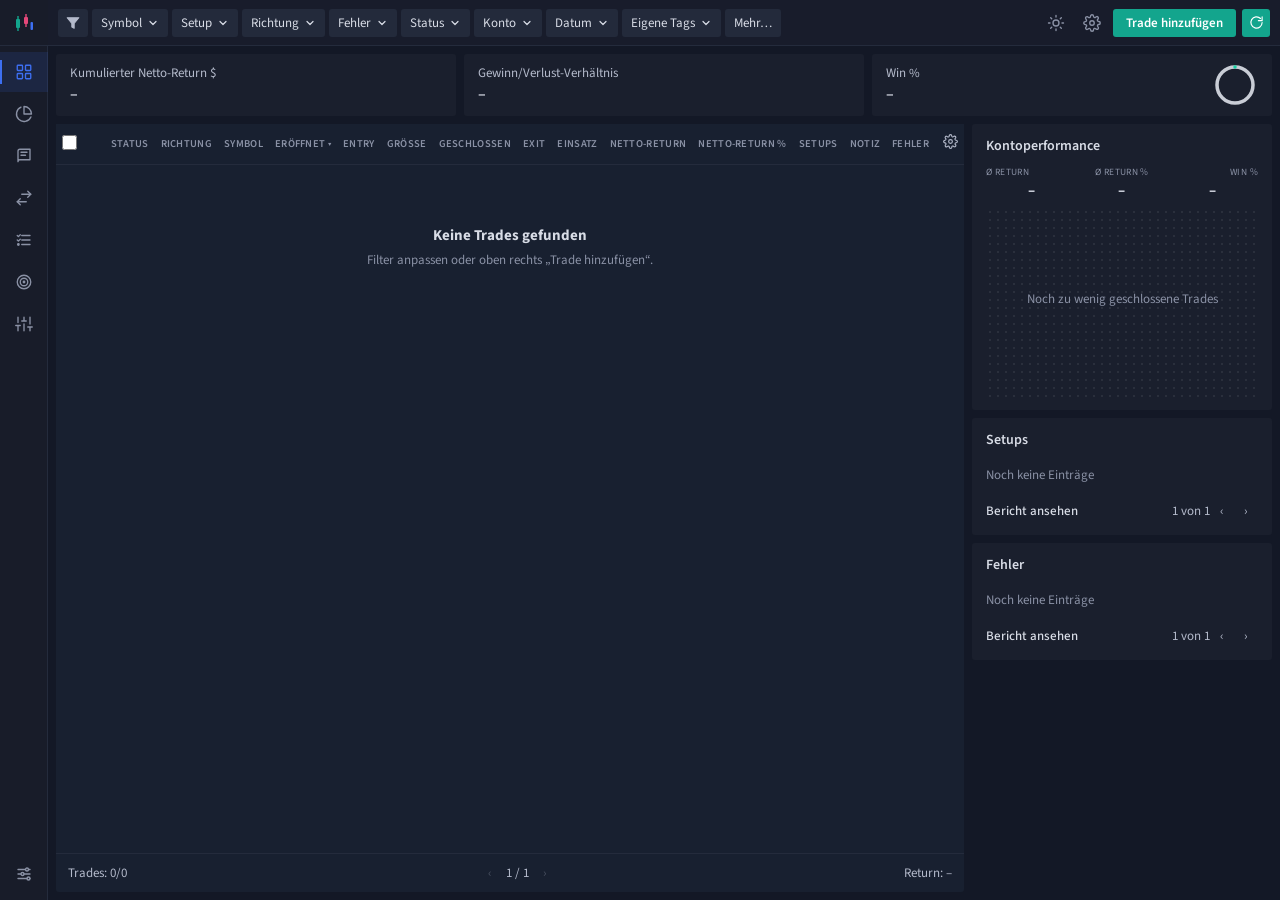
<file: index (2).html>
<!DOCTYPE html>
<html lang="de" data-theme="dark" translate="no">
<head>
<meta charset="UTF-8">
<meta name="viewport" content="width=device-width, initial-scale=1">
<meta name="google" content="notranslate">
<title>Kontobuch</title>
<link rel="preconnect" href="https://fonts.googleapis.com">
<link rel="preconnect" href="https://fonts.gstatic.com" crossorigin>
<link href="https://fonts.googleapis.com/css2?family=Source+Sans+3:wght@400;500;600;700&display=swap" rel="stylesheet">
<style>
:root{
  --out:#0E1119;--bg:#131826;--rail:#181C29;--top:#181C2B;--card:#1A1F2D;--tbl:#182030;--alt:#1A2233;--hov:#1F2840;
  --line:#242B3C;--line2:#2E3649;--chip:#232A3B;--menu:#1E2434;
  --tx:#D8DCE6;--tx2:#B4BACB;--mu:#8A91A5;--mu2:#6B7287;
  --teal:#13A58D;--teal2:#0FB39A;--pink:#E5487A;--orange:#E8A33D;--cyan:#27C4E4;--blue:#3D6FF2;--purple:#7B4BF2;
  --cg:#0E7C6B;--cr:#A1325E;--cell-tx:#EEF6F4;
  --sans:'Source Sans 3','Segoe UI',-apple-system,Roboto,sans-serif;
}
[data-theme="light"]{
  --out:#E9ECF2;--bg:#F1F3F8;--rail:#FFFFFF;--top:#FFFFFF;--card:#FFFFFF;--tbl:#FFFFFF;--alt:#F7F8FB;--hov:#EEF2FA;
  --line:#E3E7EF;--line2:#D4DAE5;--chip:#EEF1F6;--menu:#FFFFFF;
  --tx:#1A1F2D;--tx2:#434A5B;--mu:#6B7287;--mu2:#8A91A5;
  --teal:#0E9C84;--teal2:#0E9C84;--pink:#D6336C;--orange:#D98A1E;--cyan:#0B8DB0;
  --cg:#BFEBE2;--cr:#F6CCDC;--cell-tx:#1A1F2D;
}
*{box-sizing:border-box;margin:0;padding:0}
html,body{height:100%}
body{background:var(--bg);color:var(--tx);font-family:var(--sans);font-size:13px;line-height:1.45;font-variant-numeric:tabular-nums}
button{font-family:inherit;font-size:13px;cursor:pointer;color:inherit;background:none;border:none}
input,select,textarea{font-family:inherit;font-size:13px;color:var(--tx)}
:focus-visible{outline:2px solid var(--blue);outline-offset:1px}
svg.i{width:18px;height:18px;flex:none;fill:none;stroke:currentColor;stroke-width:1.8;stroke-linecap:round;stroke-linejoin:round}
.pos{color:var(--teal2)}.neg{color:var(--pink)}.mu{color:var(--mu)}

/* Rahmen */
.app{display:grid;grid-template-columns:48px minmax(0,1fr);grid-template-rows:46px minmax(0,1fr);height:100vh}
.logo{grid-row:1;grid-column:1;background:var(--rail);display:flex;align-items:center;justify-content:center;border-bottom:1px solid var(--line)}
.rail{grid-row:2;grid-column:1;background:var(--rail);display:flex;flex-direction:column;align-items:center;gap:2px;padding:6px 0;border-right:1px solid var(--line)}
.rb{width:48px;height:40px;display:flex;align-items:center;justify-content:center;color:var(--mu);position:relative}
.rb:hover{color:var(--tx)}
.rb.on{color:var(--blue);background:rgba(61,111,242,.12)}
.rb.on::before{content:"";position:absolute;left:0;top:8px;bottom:8px;width:2px;background:var(--blue)}
.rb .tip{position:absolute;left:52px;background:var(--menu);border:1px solid var(--line2);padding:4px 9px;border-radius:4px;white-space:nowrap;font-size:12px;color:var(--tx);opacity:0;pointer-events:none;z-index:40}
.rb:hover .tip{opacity:1}
.rail .sp{margin-top:auto}
.top{grid-row:1;grid-column:2;background:var(--top);border-bottom:1px solid var(--line);display:flex;align-items:center;gap:4px;padding:0 10px;min-width:0}
.fbtn{width:30px;height:28px;border-radius:3px;background:var(--chip);display:flex;align-items:center;justify-content:center;color:var(--tx2)}
.chip{height:28px;padding:0 9px;border-radius:3px;background:var(--chip);color:var(--tx);display:flex;align-items:center;gap:5px;white-space:nowrap;font-size:13px}
.chip:hover{filter:brightness(1.15)}
.chip.act{background:rgba(61,111,242,.22);color:#9DB7FF}
[data-theme="light"] .chip.act{color:var(--blue)}
.chip svg{width:12px;height:12px;stroke-width:2.4}
.chips{display:flex;gap:4px;overflow-x:auto;scrollbar-width:none;min-width:0}
.chips::-webkit-scrollbar{display:none}
.tr{margin-left:auto;display:flex;align-items:center;gap:6px;flex:none}
.tic{width:30px;height:30px;display:flex;align-items:center;justify-content:center;color:var(--mu)}
.tic:hover{color:var(--tx)}
.add{height:28px;padding:0 13px;border-radius:3px;background:var(--teal);color:#fff;font-weight:600}
.add:hover{filter:brightness(1.08)}
.rf{width:28px;height:28px;border-radius:3px;background:var(--teal);color:#fff;display:flex;align-items:center;justify-content:center}
.rf svg{width:15px;height:15px}
main{grid-row:2;grid-column:2;overflow:auto;min-width:0}
.view{display:none;height:100%}
.view.on{display:block}

/* Dropdown */
.menu{position:fixed;z-index:50;background:var(--menu);border:1px solid var(--line2);border-radius:4px;box-shadow:0 14px 40px rgba(0,0,0,.45);min-width:180px;max-height:340px;overflow:auto;padding:4px;display:none}
.menu.on{display:block}
.menu button{display:flex;width:100%;text-align:left;padding:6px 10px;border-radius:3px;color:var(--tx2);justify-content:space-between;gap:12px}
.menu button:hover{background:var(--hov);color:var(--tx)}
.menu button.sel{color:var(--blue);font-weight:600}
.menu .mh{font-size:11px;color:var(--mu2);text-transform:uppercase;letter-spacing:.05em;padding:8px 10px 3px}
.menu label{display:flex;align-items:center;gap:8px;padding:5px 10px;color:var(--tx2);cursor:pointer}
.menu label input{accent-color:var(--teal)}

/* Trade-Liste */
.tview{display:flex;flex-direction:column;height:100%;padding:8px;gap:8px}
.strip{display:grid;grid-template-columns:repeat(3,minmax(0,1fr));gap:8px;flex:none}
.sc{background:var(--card);border-radius:3px;padding:9px 14px;display:flex;justify-content:space-between;align-items:center;height:62px}
.sc .k{color:var(--tx2);font-size:13px;white-space:nowrap}
.sc .v{font-size:16px;font-weight:600}
.lay{display:grid;grid-template-columns:minmax(0,1fr) 300px;gap:8px;flex:1;min-height:0}
.tcard{background:var(--tbl);border-radius:3px;display:flex;flex-direction:column;min-height:0}
.tsc{flex:1;overflow:auto}
table.tt{width:100%;border-collapse:collapse}
.tt th{position:sticky;top:0;z-index:2;background:var(--tbl);font-size:10.5px;font-weight:600;letter-spacing:.03em;text-transform:uppercase;color:var(--mu);text-align:left;padding:10px 6px;white-space:nowrap;border-bottom:1px solid var(--line)}
.tt th.s{cursor:pointer}.tt th.s:hover{color:var(--tx)}
.tt td{padding:6px 6px;white-space:nowrap;font-size:13px;border-bottom:1px solid transparent}
.tt tbody tr.r:nth-of-type(4n+3) td{background:var(--alt)}
.tt tbody tr.r{cursor:pointer}
.tt tbody tr.r:hover td{background:var(--hov)}
.tt td.n,.tt th.n{text-align:left}
.cb{width:15px;height:15px;accent-color:var(--teal);cursor:pointer;vertical-align:-2px}
.xp{color:var(--mu);width:18px;height:18px;display:inline-flex;align-items:center;justify-content:center;transition:transform .15s}
.xp.o{transform:rotate(90deg)}
.bd{display:inline-block;width:64px;text-align:center;font-size:12px;font-weight:600;padding:2px 0;border-radius:2px;color:#fff}
.bd.win{background:var(--teal)}.bd.loss{background:var(--pink)}.bd.open{background:var(--orange)}.bd.be{background:#5A6275}
.sd{display:inline-block;width:56px;text-align:center;font-size:12px;font-weight:600;padding:1px 0;border-radius:2px;border:1.5px solid;color:var(--tx)}
.sd.long{border-color:var(--teal)}.sd.short{border-color:var(--pink)}
.sy{color:var(--cyan)}
.tg{display:inline-flex;align-items:center;gap:4px;font-size:10.5px;font-weight:700;padding:2px 6px;border-radius:2px;background:var(--teal);color:#fff;margin-right:4px;text-transform:uppercase;letter-spacing:.02em;line-height:1.3}
.tg.m{background:var(--pink)}
.tg.c{background:var(--blue)}
.tg button{color:#fff;opacity:.8;font-size:12px;line-height:1;padding:0}
.xrow td{background:var(--alt)!important;padding:10px 14px 12px 60px!important;white-space:normal!important}
.xrow .xg{display:flex;gap:24px;flex-wrap:wrap;align-items:flex-start}
.xrow img{max-height:120px;border-radius:3px;border:1px solid var(--line2)}
.note{max-width:160px;overflow:hidden;text-overflow:ellipsis;color:var(--tx2)}
.tfoot{display:flex;justify-content:space-between;align-items:center;padding:7px 12px;border-top:1px solid var(--line);font-size:13px;color:var(--tx2);flex:none;gap:12px}
.tfoot .pg{display:flex;gap:4px;align-items:center}
.pb{width:24px;height:24px;display:inline-flex;align-items:center;justify-content:center;color:var(--tx2);border-radius:3px}
.pb:hover{background:var(--hov)}
.pb:disabled{opacity:.3;cursor:default}
.empty{text-align:center;padding:60px 20px;color:var(--mu)}
.empty b{display:block;color:var(--tx);font-size:15px;margin-bottom:4px}
.del{color:var(--pink);font-weight:600}
.side{display:flex;flex-direction:column;gap:8px;overflow:auto;min-height:0}
.pan{background:var(--card);border-radius:3px;padding:12px 14px}
.pan h3{font-size:14px;font-weight:600;color:var(--tx);margin-bottom:10px}
.apk{display:grid;grid-template-columns:repeat(3,1fr);margin-bottom:6px}
.apk div:nth-child(2){text-align:center}.apk div:nth-child(3){text-align:right}
.apk .k{font-size:9.5px;letter-spacing:.04em;text-transform:uppercase;color:var(--mu)}
.apk .v{font-size:15px;font-weight:700}
.dots{background-image:radial-gradient(rgba(255,255,255,.07) 1px,transparent 1px);background-size:8px 8px;border-radius:3px}
[data-theme="light"] .dots{background-image:radial-gradient(rgba(0,0,0,.08) 1px,transparent 1px)}
.lb{padding:3px 0 6px}
.lb .t{display:flex;justify-content:space-between;font-size:12px;font-weight:600}
.lb .b{height:4px;border-radius:2px;background:#3A4254;margin-top:3px;overflow:hidden}
[data-theme="light"] .lb .b{background:#E1E5EC}
.lb .b i{display:block;height:100%;border-radius:2px}
.vr{display:flex;justify-content:space-between;align-items:center;margin-top:8px;font-size:13px;color:var(--tx2)}
.vr button:first-child{color:var(--tx);font-weight:500}

/* Detail */
.dview{display:flex;flex-direction:column;height:100%}
.dh{height:44px;flex:none;display:flex;align-items:center;gap:12px;padding:0 12px;background:var(--top);border-bottom:1px solid var(--line)}
.dh .sym{font-size:18px;font-weight:700}
.dh .pl{font-size:14px;font-weight:600}
.dh .bd{width:auto;padding:2px 14px}
.dh .rt{margin-left:auto;display:flex;align-items:center;gap:2px;height:100%}
.dh .tb{display:flex;align-items:center;gap:6px;padding:0 10px;height:28px;color:var(--tx);font-weight:500}
.dh .tb:hover{background:var(--hov);border-radius:3px}
.dh .sep{width:1px;height:18px;background:var(--line2);margin:0 4px}
.db{flex:1;display:grid;grid-template-columns:minmax(0,1fr) 350px;min-height:0}
.chartw{display:flex;flex-direction:column;min-height:0;border-right:1px solid var(--line)}
.ctabs{height:34px;flex:none;display:flex;align-items:center;gap:2px;padding:0 8px;background:var(--bg);border-bottom:1px solid var(--line)}
.ctabs button{padding:0 11px;height:100%;color:var(--mu);font-weight:500;border-bottom:2px solid transparent}
.ctabs button.on{color:var(--tx);border-bottom-color:var(--blue)}
.ctabs .hint{margin-left:auto;color:var(--mu2);font-size:12px}
#tvBox{flex:1;min-height:0}
#shotBox{flex:1;min-height:0;overflow:auto;display:none;align-items:center;justify-content:center;padding:12px;flex-direction:column;gap:10px}
#shotBox img{max-width:100%;border-radius:3px;cursor:zoom-in}
.ds{overflow:auto;padding:6px;display:flex;flex-direction:column;gap:6px;background:var(--bg)}
.sec{background:var(--card);border-radius:3px}
.sech{display:flex;align-items:center;gap:6px;padding:8px 10px 4px;font-weight:600;font-size:14px;cursor:pointer;user-select:none}
.sech svg{width:13px;height:13px;stroke-width:2.6;transition:transform .15s}
.sec.c .sech svg{transform:rotate(-90deg)}
.sec.c .secb{display:none}
.sech .dm{margin-left:auto;color:var(--mu);font-size:16px;line-height:1;padding:0 4px}
.secb{padding:2px 10px 10px}
.sum{display:grid;grid-template-columns:1fr 1fr;gap:0 16px}
.sum div{display:flex;justify-content:space-between;padding:2px 0;font-size:13px}
.sum div span:first-child{color:var(--mu)}
.sum div span:last-child{font-weight:600}
.grid3{display:grid;grid-template-columns:1fr 1fr 1fr 28px;gap:4px 8px;align-items:center;font-size:13px}
.grid3 .h{color:var(--mu)}
.grid3 .v{font-weight:600}
.sq{width:24px;height:22px;border:1px solid var(--line2);border-radius:2px;display:flex;align-items:center;justify-content:center;color:var(--tx2);font-size:15px;line-height:1}
.sq:hover{border-color:var(--mu);color:var(--tx)}
.ai{width:100%;height:24px;background:transparent;border:none;border-bottom:1px dashed var(--line2);font-weight:600;padding:0 2px}
.ai::placeholder{color:var(--tx2);font-weight:700;text-transform:uppercase;font-size:12px}
.ai:focus{outline:none;border-bottom-color:var(--blue)}
.ex{display:grid;grid-template-columns:1.9fr .9fr .9fr 18px;gap:3px 8px;font-size:13px;align-items:center}
.ex .h{color:var(--mu)}
.ex .q{display:flex;align-items:center;gap:6px}
.ex .q b{font-size:15px;line-height:1}
.ex .x{color:var(--mu);font-size:14px;visibility:hidden}
.ex>div:hover+.x,.ex .x:hover{visibility:visible}
.exadd{display:grid;grid-template-columns:1fr 1fr 1fr 24px;gap:4px;margin-top:8px}.exadd #exD{grid-column:1/-1}
.exadd input,.exadd select{height:26px;background:var(--bg);border:1px solid var(--line2);border-radius:2px;padding:0 5px;font-size:12px;width:100%}
.pgr{display:flex;justify-content:flex-end;align-items:center;gap:4px;margin-top:6px;font-size:12px;color:var(--tx2)}
.addl{color:var(--tx2);margin-top:6px;display:inline-block}
.addl:hover{color:var(--tx)}
.tagin{width:100%;height:26px;margin-top:6px;background:var(--bg);border:1px solid var(--line2);border-radius:2px;padding:0 8px}
.shotadd{border:1px dashed var(--line2);border-radius:3px;padding:14px;text-align:center;color:var(--mu);cursor:pointer}
.shotadd:hover{border-color:var(--blue);color:var(--tx)}
.dnote{width:100%;min-height:70px;background:var(--bg);border:1px solid var(--line2);border-radius:2px;padding:6px 8px;resize:vertical}
.emrow{display:flex;gap:4px;align-items:center}
.emrow button{width:26px;height:24px;border-radius:2px;border:1px solid var(--line2);color:var(--mu);font-weight:600}
.emrow button.on{background:var(--blue);border-color:var(--blue);color:#fff}

/* Performance-Bereich */
.pview{display:grid;grid-template-columns:190px minmax(0,1fr);height:100%}
.pmenu{background:var(--rail);border-right:1px solid var(--line);padding:10px 8px;overflow:auto}
.pg-h{display:flex;justify-content:space-between;align-items:center;padding:8px 6px 4px;font-size:13px;font-weight:600;letter-spacing:.03em;text-transform:uppercase;color:var(--tx);cursor:pointer}
.pg-h svg{width:14px;height:14px;stroke-width:2.4;transition:transform .15s}
.pg.c .pg-h svg{transform:rotate(-90deg)}
.pg.c .pg-l{display:none}
.pg-l button{display:block;width:100%;text-align:left;padding:4px 14px;border-radius:2px;color:var(--mu);font-size:13px}
.pg-l button:hover{color:var(--tx)}
.pg-l button.on{background:rgba(61,111,242,.25);color:var(--tx)}
.pc{padding:10px;overflow:auto}
.calh{display:flex;align-items:center;gap:14px;margin-bottom:10px}
.today{height:28px;padding:0 26px;border:1px solid var(--tx2);border-radius:2px;font-weight:600}
.cnav{color:var(--mu);font-size:20px;line-height:1;padding:0 4px}
.cnav:hover{color:var(--tx)}
.calh h1{font-size:20px;font-weight:500}
.cal{display:grid;grid-template-columns:repeat(7,minmax(0,1fr)) 150px;gap:2px}
.cal .hd{text-align:center;font-size:12px;color:var(--mu);padding:4px 0 0;text-transform:uppercase}
.cell{background:var(--card);min-height:112px;padding:5px 9px;font-size:13px;line-height:1.35;position:relative}
.cell .d{text-align:center;color:var(--tx2);font-size:13px}
.cell .p{font-weight:500}
.cell .tg{font-size:9.5px;padding:1px 4px;margin:1px 0 2px;background:var(--teal2);display:table}
.cell .more{font-size:15px}
.cell.w{background:var(--cg);color:var(--cell-tx);cursor:pointer}
.cell.l{background:var(--cr);color:var(--cell-tx);cursor:pointer}
.cell.w .d,.cell.l .d{color:inherit}
.cell.w .tg{background:#14C7A2;color:#083A33}
.cell.l .tg{background:#14C7A2;color:#083A33}
[data-theme="light"] .cell.w .tg,[data-theme="light"] .cell.l .tg{background:var(--teal);color:#fff}
.cell.x .d{opacity:.4}
.cell.t{box-shadow:inset 0 0 0 2px var(--blue)}
.cell.o{cursor:pointer}
.wk{background:var(--card);padding:10px 12px;display:flex;flex-direction:column;justify-content:center;font-size:14px}
.wk .p{font-weight:500}
.stats{display:grid;grid-template-columns:repeat(4,minmax(0,1fr));gap:8px;margin-bottom:8px}
.st{background:var(--card);border-radius:3px;padding:11px 14px}
.st .k{color:var(--tx2)}
.st .v{font-size:18px;font-weight:700}
.box{background:var(--card);border-radius:3px;margin-bottom:8px}
.box h2{font-size:14px;font-weight:600;padding:10px 14px 0}
.box .bin{padding:10px 14px 14px}
svg.chart{width:100%;display:block}
table.rt{width:100%;border-collapse:collapse}
.rt th{font-size:10.5px;text-transform:uppercase;letter-spacing:.03em;color:var(--mu);text-align:left;padding:8px 10px;border-bottom:1px solid var(--line);font-weight:600}
.rt td{padding:6px 10px;border-bottom:1px solid var(--line)}
.rt tr:last-child td{border-bottom:none}
.rt .r{text-align:right}
.ins{display:flex;gap:10px;padding:8px 0;border-bottom:1px solid var(--line);color:var(--tx2)}
.ins:last-child{border-bottom:none}
.ins b{color:var(--tx)}

/* Formulare */
.fwrap{padding:14px;max-width:1200px}
.fwrap h1{font-size:18px;font-weight:600;margin-bottom:2px}
.fwrap .sub{color:var(--mu);margin-bottom:14px}
.fg{display:grid;gap:12px}
.g2{grid-template-columns:repeat(2,minmax(0,1fr))}.g3{grid-template-columns:repeat(3,minmax(0,1fr))}.g4{grid-template-columns:repeat(4,minmax(0,1fr))}
label.f{display:block}
label.f>span,.lbl{display:block;font-size:12px;color:var(--mu);margin-bottom:4px}
.in{width:100%;height:32px;background:var(--bg);border:1px solid var(--line2);border-radius:3px;padding:0 9px}
.in:focus{outline:none;border-color:var(--blue)}
textarea.in{height:84px;padding:7px 9px;resize:vertical}
.in.sl{border-left:3px solid var(--pink)}.in.tp{border-left:3px solid var(--teal)}.in.err{border-color:var(--pink)}
.seg{display:flex;height:32px;border:1px solid var(--line2);border-radius:3px;overflow:hidden}
.seg button{flex:1;background:var(--bg);color:var(--mu);font-weight:600}
.seg button+button{border-left:1px solid var(--line2)}
.seg .long.on{background:var(--teal);color:#fff}.seg .short.on{background:var(--pink);color:#fff}
.ttl{font-size:12px;color:var(--mu);margin:16px 0 8px;display:flex;align-items:center;gap:10px;text-transform:uppercase;letter-spacing:.04em}
.ttl::after{content:"";flex:1;height:1px;background:var(--line)}
.ttl:first-child{margin-top:0}
.calc{display:grid;grid-template-columns:repeat(4,minmax(0,1fr));gap:1px;background:var(--line);border-radius:3px;overflow:hidden;margin-top:10px}
.calc div{background:var(--chip);padding:6px 10px}
.calc .v{font-size:15px;font-weight:700}
.emo{display:flex;gap:5px;align-items:center}
.emo button{width:34px;height:30px;border-radius:3px;border:1px solid var(--line2);color:var(--mu);font-weight:600}
.emo button.on{background:var(--blue);border-color:var(--blue);color:#fff}
.emo .lb2{margin-left:8px;font-size:12px;color:var(--tx2)}
.drop{border:1px dashed var(--line2);border-radius:3px;min-height:150px;display:flex;flex-direction:column;align-items:center;justify-content:center;gap:5px;color:var(--mu);text-align:center;padding:14px;cursor:pointer;position:relative;overflow:hidden}
.drop:hover,.drop.over{border-color:var(--blue)}
.drop img{max-width:100%;max-height:220px;border-radius:3px}
.drop.has{padding:6px;cursor:default}
.rm{position:absolute;top:8px;right:8px;background:var(--card);border:1px solid var(--line2);border-radius:3px;height:24px;padding:0 8px;font-size:12px}
.btn{height:32px;padding:0 14px;border-radius:3px;border:1px solid var(--line2);color:var(--tx);font-weight:600;display:inline-flex;align-items:center;gap:6px}
.btn:hover{background:var(--hov)}
.btn.pri{background:var(--teal);border-color:var(--teal);color:#fff}
.btn.go{border-color:var(--teal);color:var(--teal2)}
.btn.stop{border-color:var(--pink);color:var(--pink)}
.acts{display:flex;gap:8px;justify-content:flex-end;align-items:center;margin-top:14px}
.msg{font-size:12px;color:var(--pink);margin-right:auto}
.editing{font-size:12px;color:var(--blue);margin-right:auto}
.chk{display:flex;align-items:center;gap:10px;padding:7px 0;cursor:pointer;color:var(--tx2);border-bottom:1px solid var(--line)}
.chk:last-of-type{border-bottom:none}
.chk input{width:15px;height:15px;accent-color:var(--teal)}
.chk.done{color:var(--tx)}
.gate{margin-top:10px;border-radius:3px;padding:8px;text-align:center;font-weight:700}
.gate.no{background:rgba(229,72,122,.14);color:var(--pink)}.gate.yes{background:rgba(19,165,141,.15);color:var(--teal2)}
.outs{display:grid;grid-template-columns:repeat(4,minmax(0,1fr));gap:6px;margin-top:10px}
.out{border:1px solid var(--teal);background:rgba(19,165,141,.1);border-radius:3px;padding:7px;text-align:center}
.out .v{font-size:16px;font-weight:700;color:var(--teal2)}
.gi{padding:8px 0;border-bottom:1px solid var(--line)}
.gi:last-child{border-bottom:none}
.gi .t2{display:flex;justify-content:space-between}
.gbar{height:5px;border-radius:3px;background:var(--chip);overflow:hidden;margin-top:5px}
.gbar i{display:block;height:100%}
.banner{border-radius:3px;padding:9px 12px;margin-bottom:8px;font-weight:600;display:none;align-items:center;gap:8px}
.banner.on{display:flex}
.banner.warn{background:rgba(232,163,61,.15);color:var(--orange)}
.banner.stop{background:rgba(229,72,122,.15);color:var(--pink)}
.toast{position:fixed;bottom:20px;left:50%;transform:translateX(-50%) translateY(20px);background:var(--menu);border:1px solid var(--line2);box-shadow:0 12px 30px rgba(0,0,0,.4);padding:8px 16px;border-radius:4px;opacity:0;pointer-events:none;transition:.2s;z-index:60}
.toast.on{opacity:1;transform:translateX(-50%)}
@media (max-width:1150px){.lay{grid-template-columns:1fr}.side{display:none}.db{grid-template-columns:1fr}.chartw{height:520px}}
</style>
</head>
<body>
<div class="app">
  <div class="logo"><svg width="22" height="22" viewBox="0 0 22 22" aria-hidden="true"><rect x="3" y="7" width="4" height="9" rx="1" fill="var(--teal)"/><line x1="5" y1="4" x2="5" y2="19" stroke="var(--teal)" stroke-width="1.4"/><rect x="11" y="5" width="4" height="7" rx="1" fill="var(--pink)"/><line x1="13" y1="2" x2="13" y2="15" stroke="var(--pink)" stroke-width="1.4"/><rect x="17.5" y="10" width="2.5" height="8" rx="1" fill="var(--blue)"/></svg></div>
  <div class="top" id="topbar">
    <button class="fbtn" id="fReset" title="Filter zurücksetzen"></button>
    <div class="chips" id="chips"></div>
    <div class="tr">
      <button class="tic" id="btnTheme" title="Tag / Nacht"></button>
      <button class="tic" id="btnSet" title="Einstellungen"></button>
      <button class="add" id="btnAdd">Trade hinzufügen</button>
      <button class="rf" id="btnRef" title="Aktualisieren"></button>
    </div>
  </div>
  <nav class="rail" id="rail">
    <button class="rb on" data-v="trades"></button>
    <button class="rb" data-v="perf"></button>
    <button class="rb" data-v="journal"></button>
    <button class="rb" data-v="detail"></button>
    <button class="rb" data-v="today"></button>
    <button class="rb" data-v="calc"></button>
    <button class="rb" data-v="edge"></button>
    <button class="rb sp" data-v="settings"></button>
  </nav>
<main id="main">

<!-- ===== TRADES ===== -->
<section class="view on" id="v-trades"><div class="tview">
  <div class="strip">
    <div class="sc"><div><div class="k">Kumulierter Netto-Return $</div><div class="v" id="s1"></div></div><svg id="sp1" width="200" height="36"></svg></div>
    <div class="sc"><div><div class="k">Gewinn/Verlust-Verhältnis</div><div class="v" id="s2"></div></div><svg id="sp2" width="200" height="36"></svg></div>
    <div class="sc"><div><div class="k">Win %</div><div class="v" id="s3"></div></div><svg id="sp3" width="46" height="46" viewBox="0 0 46 46"></svg></div>
  </div>
  <div class="lay">
    <div class="tcard">
      <div class="tsc"><table class="tt"><thead id="thead"></thead><tbody id="tbody"></tbody></table>
      <div class="empty" id="tEmpty" hidden><b>Keine Trades gefunden</b>Filter anpassen oder oben rechts „Trade hinzufügen“.</div></div>
      <div class="tfoot"><span id="tfN"></span><span class="pg"><span id="selInfo"></span><button class="pb" id="pgPrev">‹</button><span id="pgTx"></span><button class="pb" id="pgNext">›</button></span><span id="tfR"></span></div>
    </div>
    <div class="side">
      <div class="pan"><h3>Kontoperformance</h3>
        <div class="apk"><div><div class="k">Ø Return</div><div class="v" id="ap1"></div></div><div><div class="k">Ø Return %</div><div class="v" id="ap2"></div></div><div><div class="k">Win %</div><div class="v" id="ap3"></div></div></div>
        <div class="dots"><svg class="chart" id="apChart" height="190"></svg></div></div>
      <div class="pan"><h3>Setups</h3><div id="setList"></div><div class="vr"><button data-rep="setups">Bericht ansehen</button><span class="pg"><span id="setPg"></span><button class="pb" id="setPrev">‹</button><button class="pb" id="setNext">›</button></span></div></div>
      <div class="pan"><h3>Fehler</h3><div id="misList"></div><div class="vr"><button data-rep="mistakes">Bericht ansehen</button><span class="pg"><span id="misPg"></span><button class="pb" id="misPrev">‹</button><button class="pb" id="misNext">›</button></span></div></div>
    </div>
  </div>
</div></section>

<!-- ===== DETAIL ===== -->
<section class="view" id="v-detail"><div class="dview">
  <div class="dh">
    <span class="sym" id="dSym"></span><span class="pl" id="dPl"></span><span id="dBadge"></span>
    <div class="rt">
      <button class="tb" id="dStrat"></button><span class="sep"></span>
      <button class="tb" id="dReplay"></button><span class="sep"></span>
      <button class="tb" id="dOpt"></button><span class="sep"></span>
      <span class="mu" id="dPos" style="padding:0 6px"></span><button class="pb" id="dPrev">‹</button><button class="pb" id="dNext">›</button>
      <button class="tic" id="dGrid" title="Zur Liste"></button>
    </div>
  </div>
  <div class="db">
    <div class="chartw">
      <div class="ctabs"><button class="on" data-t="chart">Chart</button><button data-t="shot">Screenshot</button><span class="hint" id="tvHint"></span></div>
      <div id="tvBox"></div><div id="shotBox"></div>
    </div>
    <div class="ds" id="dSide"></div>
  </div>
</div></section>

<!-- ===== PERFORMANCE ===== -->
<section class="view" id="v-perf"><div class="pview">
  <div class="pmenu" id="pmenu"></div>
  <div class="pc" id="pc"></div>
</div></section>

<!-- ===== JOURNAL (Tagesnotizen) ===== -->
<section class="view" id="v-journal"><div class="fwrap">
  <h1>Journal</h1><div class="sub">Tagesnotizen: Vorbereitung, Marktbild und Rückblick</div>
  <div class="fg" style="grid-template-columns:260px minmax(0,1fr);align-items:start">
    <div class="pan" style="padding:8px"><div id="jList"></div></div>
    <div class="pan">
      <div style="display:flex;gap:10px;align-items:center;margin-bottom:10px"><input type="date" class="in" id="jDate" style="width:auto"><span class="mu" id="jInfo"></span></div>
      <label class="f"><span>Vorbereitung und Plan</span><textarea class="in" id="jPlan" style="height:110px" placeholder="Value Area, POC, wichtige Level, News …"></textarea></label>
      <label class="f" style="margin-top:10px"><span>Rückblick</span><textarea class="in" id="jReview" style="height:110px" placeholder="Was lief gut? Was ändere ich morgen?"></textarea></label>
      <div class="acts" style="justify-content:flex-start"><span class="mu" id="jSaved"></span></div>
    </div>
  </div>
</div></section>

<!-- ===== HEUTE ===== -->
<section class="view" id="v-today"><div class="fwrap" style="max-width:none">
  <div style="display:flex;justify-content:space-between;align-items:center;margin-bottom:10px;gap:10px;flex-wrap:wrap"><div><h1>Heute</h1><div class="mu" id="todayDate"></div></div>
    <div style="display:flex;gap:8px;align-items:center"><span class="mu" id="sessInfo"></span><button class="btn go" id="btnSess"></button></div></div>
  <div class="banner" id="gBanner"></div>
  <div class="stats" id="todayStats"></div>
  <div class="fg" style="grid-template-columns:minmax(0,1fr) minmax(0,1fr);margin-bottom:8px">
    <div class="pan"><h3>Pre-Trade-Checkliste</h3><div id="checkList"></div><div class="gate no" id="gate"></div><div style="text-align:right;margin-top:8px"><button class="btn" id="btnChkReset">Zurücksetzen</button></div></div>
    <div class="pan"><h3>Guardrails</h3><div id="guards"></div><div class="dots" style="margin-top:10px"><svg class="chart" id="dayChart" height="150"></svg></div></div>
  </div>
</div></section>

<!-- ===== RECHNER ===== -->
<section class="view" id="v-calc"><div class="fwrap">
  <h1>Positionsgröße nach Risiko</h1><div class="sub">Kontostand und Standard-Risiko kommen aus den Einstellungen</div>
  <div class="pan">
    <div class="fg g3" style="margin-bottom:10px">
      <label class="f"><span>Symbol</span><input class="in" id="z-sym" list="symbols" value="XAUUSD"></label>
      <label class="f"><span>Kontostand $</span><input class="in" id="z-eq" inputmode="decimal"></label>
      <label class="f"><span>Risiko %</span><input class="in" id="z-rp" inputmode="decimal"></label></div>
    <div class="fg g4">
      <div><span class="lbl">Richtung</span><div class="seg" id="z-dir"><button class="long on" data-d="long">Long</button><button class="short" data-d="short">Short</button></div></div>
      <label class="f"><span>Entry</span><input class="in" id="z-en" inputmode="decimal"></label>
      <label class="f"><span>Stop-Loss</span><input class="in sl" id="z-sl" inputmode="decimal"></label>
      <label class="f"><span>Take-Profit</span><input class="in tp" id="z-tp" inputmode="decimal"></label></div>
    <div class="outs"><div class="out"><div class="mu">Risiko</div><div class="v" id="zo-r">–</div></div><div class="out"><div class="mu">Stop-Abstand</div><div class="v" id="zo-d">–</div></div><div class="out"><div class="mu">Lots</div><div class="v" id="zo-l">–</div></div><div class="out"><div class="mu">CRV</div><div class="v" id="zo-c">–</div></div></div>
    <div class="acts"><span class="mu" id="zo-info" style="margin-right:auto"></span><button class="btn pri" id="btnTake">In neuen Trade übernehmen</button></div>
  </div>
</div></section>

<!-- ===== NEUER TRADE ===== -->
<section class="view" id="v-new"><div class="fwrap">
  <h1 id="formTitle">Trade hinzufügen</h1><div class="sub" id="formSub">Ziele, Stops und Ausführungen kannst du danach in der Detailansicht ergänzen</div>
  <div class="fg" style="grid-template-columns:minmax(0,1.6fr) minmax(0,1fr);align-items:start">
    <div class="pan">
      <div class="ttl">Eröffnung</div>
      <div class="fg g4">
        <label class="f"><span>Eröffnet</span><input class="in" type="datetime-local" id="f-date"></label>
        <label class="f"><span>Symbol</span><input class="in" id="f-symbol" list="symbols"></label>
        <div><span class="lbl">Richtung</span><div class="seg" id="f-dir"><button class="long on" data-d="long">Long</button><button class="short" data-d="short">Short</button></div></div>
        <label class="f"><span>Größe (Lots)</span><input class="in" id="f-size" inputmode="decimal" placeholder="0.50"></label></div>
      <div class="fg g3" style="margin-top:10px">
        <label class="f"><span>Entry</span><input class="in" id="f-entry" inputmode="decimal"></label>
        <label class="f"><span>Stop-Loss</span><input class="in sl" id="f-sl" inputmode="decimal"></label>
        <label class="f"><span>Take-Profit</span><input class="in tp" id="f-tp" inputmode="decimal"></label></div>
      <div class="calc"><div><div class="mu">Risiko (Punkte)</div><div class="v" id="c-risk">–</div></div><div><div class="mu">Chance (Punkte)</div><div class="v" id="c-rew">–</div></div><div><div class="mu">CRV</div><div class="v" id="c-crv">–</div></div><div><div class="mu">R-Multiple</div><div class="v" id="c-r">–</div></div></div>
      <div class="ttl">Schließung</div>
      <div class="fg g4">
        <label class="f"><span>Geschlossen</span><input class="in" type="datetime-local" id="f-cdate"></label>
        <label class="f"><span>Exit</span><input class="in" id="f-exit" inputmode="decimal"></label>
        <label class="f"><span>Netto-Return $</span><input class="in" id="f-result" inputmode="decimal" placeholder="auto aus Exit"></label>
        <label class="f"><span>Risiko $</span><input class="in" id="f-risk" inputmode="decimal" placeholder="auto"></label></div>
      <div class="ttl">Einordnung</div>
      <div class="fg g3">
        <label class="f"><span>Setups (Komma trennt)</span><input class="in" id="f-setup" list="setups"></label>
        <label class="f"><span>Fehler (Komma trennt)</span><input class="in" id="f-mist" list="mists"></label>
        <label class="f"><span>Eigene Tags (Komma trennt)</span><input class="in" id="f-tags"></label>
        <label class="f"><span>Konto</span><input class="in" id="f-acct" list="accts"></label>
        <label class="f"><span>Checkliste erfüllt</span><select class="in" id="f-chk"><option value="">–</option><option value="1">Ja</option><option value="0">Nein</option></select></label></div>
      <label class="f" style="margin-top:10px"><span>Notiz</span><textarea class="in" id="f-notes"></textarea></label>
    </div>
    <div class="fg">
      <div class="pan"><h3>Emotionen</h3><span class="lbl">Vor dem Trade</span><div class="emo" id="emo-b"></div><span class="lbl" style="margin-top:10px">Nach dem Trade</span><div class="emo" id="emo-a"></div></div>
      <div class="pan"><h3>Screenshot</h3><div class="drop" id="drop" tabindex="0"></div><input type="file" id="shotFile" accept="image/*" hidden></div>
    </div>
  </div>
  <div class="acts"><span class="msg" id="formMsg"></span><button class="btn" id="btnCancel">Abbrechen</button><button class="btn pri" id="btnSave">Trade speichern</button></div>
</div></section>

<!-- ===== EINSTELLUNGEN ===== -->
<section class="view" id="v-settings"><div class="fwrap">
  <h1>Einstellungen</h1><div class="sub">wird automatisch gespeichert</div>
  <div class="fg g2" style="align-items:start">
    <div class="pan"><h3>Konto und Risiko</h3>
      <div class="fg g2"><label class="f"><span>Kontostand $</span><input class="in" id="s-eq"></label><label class="f"><span>Standard-Risiko pro Trade %</span><input class="in" id="s-rp"></label></div>
      <div class="ttl">Guardrails</div>
      <div class="fg g3"><label class="f"><span>Max. Tagesverlust $</span><input class="in" id="s-ml"></label><label class="f"><span>Max. Trades pro Tag</span><input class="in" id="s-mt"></label><label class="f"><span>Max. Verluste in Folge</span><input class="in" id="s-mc"></label></div></div>
    <div class="pan"><h3>Checkliste</h3><div class="mu" style="margin-bottom:6px">ein Punkt pro Zeile</div><textarea class="in" id="s-chk" style="height:170px"></textarea></div>
  </div>
  <div class="pan" style="margin-top:12px"><h3>Daten</h3><div style="display:flex;gap:8px;flex-wrap:wrap;align-items:center">
    <button class="btn" id="btnExport">Backup exportieren</button><button class="btn" id="btnImport">Backup importieren</button><input type="file" id="importFile" accept=".json" hidden>
    <span class="mu">Alles liegt nur in diesem Browser. Einmal pro Woche exportieren, Screenshots sind enthalten.</span></div></div>
</div></section>
</main>
</div>

<div class="menu" id="menu"></div>
<datalist id="symbols"><option value="XAUUSD"><option value="XAGUSD"><option value="EURUSD"><option value="GBPUSD"><option value="NAS100"><option value="US30"><option value="GER40"></datalist>
<datalist id="setups"><option value="VAL-Reaktion"><option value="VAH-Reaktion"><option value="POC-Bounce"><option value="POC-Ablehnung"><option value="Naked POC"><option value="Value-Area-Rotation"><option value="Ausbruch"></datalist>
<datalist id="mists"><option value="Zu früh eingestiegen"><option value="Kein Setup"><option value="Stop verschoben"><option value="Zu früh raus"><option value="Gier"><option value="FOMO"><option value="Revenge-Trade"><option value="News ignoriert"><option value="Zu große Position"></datalist>
<datalist id="accts"></datalist>
<div class="toast" id="toast"></div>

<script>
var $=id=>document.getElementById(id);
/* ===== Icons ===== */
const IC={
  trades:'<rect x="3" y="3" width="7" height="7" rx="1"/><rect x="14" y="3" width="7" height="7" rx="1"/><rect x="3" y="14" width="7" height="7" rx="1"/><rect x="14" y="14" width="7" height="7" rx="1"/>',
  perf:'<path d="M21.2 15.9A10 10 0 1 1 8 2.8"/><path d="M22 12A10 10 0 0 0 12 2v10z"/>',
  journal:'<path d="M4 19.5A2.5 2.5 0 0 1 6.5 17H20V3H6.5A2.5 2.5 0 0 0 4 5.5z"/><path d="M8 7h8M8 11h6"/>',
  detail:'<path d="M17 3l4 4-4 4"/><path d="M21 7H9"/><path d="M7 21l-4-4 4-4"/><path d="M3 17h12"/>',
  today:'<path d="M9 6h11M9 12h11M9 18h11"/><path d="m3 6 1.5 1.5L7 5M3 12l1.5 1.5L7 11"/><circle cx="4.5" cy="18" r="1"/>',
  calc:'<circle cx="12" cy="12" r="9"/><circle cx="12" cy="12" r="5"/><circle cx="12" cy="12" r="1"/>',
  edge:'<path d="M4 21v-7M4 10V3M12 21v-9M12 8V3M20 21v-5M20 12V3M1 14h6M9 8h6M17 16h6"/>',
  settings:'<path d="M4 6h10M18 6h2M4 12h4M12 12h8M4 18h12M20 18h0"/><circle cx="16" cy="6" r="2"/><circle cx="10" cy="12" r="2"/><circle cx="18" cy="18" r="2"/>',
  filter:'<path d="M22 3H2l8 9.5V19l4 2v-8.5z" fill="currentColor"/>',
  chev:'<path d="m6 9 6 6 6-6"/>',
  sun:'<circle cx="12" cy="12" r="4"/><path d="M12 2v2M12 20v2M4.9 4.9l1.4 1.4M17.7 17.7l1.4 1.4M2 12h2M20 12h2M4.9 19.1l1.4-1.4M17.7 6.3l1.4-1.4"/>',
  moon:'<path d="M20 14.5A8 8 0 1 1 9.5 4a6.5 6.5 0 0 0 10.5 10.5z"/>',
  gear:'<circle cx="12" cy="12" r="3"/><path d="M19.4 15a1.7 1.7 0 0 0 .3 1.8l.1.1a2 2 0 1 1-2.8 2.8l-.1-.1a1.7 1.7 0 0 0-1.8-.3 1.7 1.7 0 0 0-1 1.5V21a2 2 0 1 1-4 0v-.1a1.7 1.7 0 0 0-1.1-1.5 1.7 1.7 0 0 0-1.8.3l-.1.1a2 2 0 1 1-2.8-2.8l.1-.1a1.7 1.7 0 0 0 .3-1.8 1.7 1.7 0 0 0-1.5-1H3a2 2 0 1 1 0-4h.1a1.7 1.7 0 0 0 1.5-1.1 1.7 1.7 0 0 0-.3-1.8l-.1-.1a2 2 0 1 1 2.8-2.8l.1.1a1.7 1.7 0 0 0 1.8.3H9a1.7 1.7 0 0 0 1-1.5V3a2 2 0 1 1 4 0v.1a1.7 1.7 0 0 0 1 1.5 1.7 1.7 0 0 0 1.8-.3l.1-.1a2 2 0 1 1 2.8 2.8l-.1.1a1.7 1.7 0 0 0-.3 1.8V9a1.7 1.7 0 0 0 1.5 1H21a2 2 0 1 1 0 4h-.1a1.7 1.7 0 0 0-1.5 1z"/>',
  ref:'<path d="M21 12a9 9 0 1 1-2.6-6.4"/><path d="M21 3v6h-6"/>',
  grid:'<circle cx="5" cy="5" r="1.4" fill="currentColor"/><circle cx="12" cy="5" r="1.4" fill="currentColor"/><circle cx="19" cy="5" r="1.4" fill="currentColor"/><circle cx="5" cy="12" r="1.4" fill="currentColor"/><circle cx="12" cy="12" r="1.4" fill="currentColor"/><circle cx="19" cy="12" r="1.4" fill="currentColor"/><circle cx="5" cy="19" r="1.4" fill="currentColor"/><circle cx="12" cy="19" r="1.4" fill="currentColor"/><circle cx="19" cy="19" r="1.4" fill="currentColor"/>',
  strat:'<path d="M9 6h12M9 12h12M9 18h12"/><path d="m3 6 1.5 1.5L7 5M3 12l1.5 1.5L7 11M3 18l1.5 1.5L7 17"/>',
  replay:'<path d="M11 19 2 12l9-7z" fill="currentColor"/><path d="M22 19l-9-7 9-7z" fill="currentColor"/>',
  dots:'<circle cx="12" cy="5" r="1.5" fill="currentColor"/><circle cx="12" cy="12" r="1.5" fill="currentColor"/><circle cx="12" cy="19" r="1.5" fill="currentColor"/>',
  warn:'<path d="M12 3 2 21h20z"/><path d="M12 10v5M12 18h.01"/>',
  img:'<rect x="3" y="4" width="18" height="16" rx="2"/><circle cx="8.5" cy="9.5" r="1.5"/><path d="m21 16-5-5-9 9"/>'
};
const ico=(n,st='')=>`<svg class="i" viewBox="0 0 24 24" ${st}>${IC[n]}</svg>`;
const NAV={trades:'Trades',perf:'Performance & Kalender',journal:'Journal',detail:'Trade-Ansicht',today:'Heute: Checkliste & Guardrails',calc:'Positionsrechner',edge:'Edge-Labor',settings:'Einstellungen'};
document.querySelectorAll('.rb').forEach(b=>{b.innerHTML=ico(b.dataset.v)+`<span class="tip">${NAV[b.dataset.v]}</span>`;b.onclick=()=>{if(b.dataset.v==='detail'){const id=curId||(listCache[0]||trades[0]||{}).id;if(!id)return toast('Noch keine Trades');curId=id}if(b.dataset.v==='edge'){psub='edge';return show('perf')}show(b.dataset.v)}});
$('fReset').innerHTML=ico('filter','style="width:14px;height:14px"');$('btnSet').innerHTML=ico('gear');$('btnRef').innerHTML=ico('ref');
$('dStrat').innerHTML=ico('strat','style="width:15px;height:15px"')+'Strategie zuweisen';$('dReplay').innerHTML=ico('replay','style="width:14px;height:14px"')+'Replay';$('dOpt').innerHTML=ico('dots','style="width:14px;height:14px"')+'<b>Optionen</b>';$('dGrid').innerHTML=ico('grid');

/* ===== Speicher ===== */
const DB_NAME='kontobuch',STORE='trades';let db;
function openDB(){return new Promise((res,rej)=>{const r=indexedDB.open(DB_NAME,1);r.onupgradeneeded=()=>r.result.createObjectStore(STORE,{keyPath:'id'});r.onsuccess=()=>{db=r.result;res()};r.onerror=()=>rej(r.error)})}
const st=m=>db.transaction(STORE,m).objectStore(STORE);
const dbAll=()=>new Promise((res,rej)=>{const r=st('readonly').getAll();r.onsuccess=()=>res(r.result);r.onerror=()=>rej(r.error)});
const dbPut=o=>new Promise((res,rej)=>{const r=st('readwrite').put(o);r.onsuccess=()=>res();r.onerror=()=>rej(r.error)});
const dbDel=id=>new Promise((res,rej)=>{const r=st('readwrite').delete(id);r.onsuccess=()=>res();r.onerror=()=>rej(r.error)});
const ls={get(k,d){try{const v=localStorage.getItem(k);return v==null?d:JSON.parse(v)}catch(e){return d}},set(k,v){try{localStorage.setItem(k,JSON.stringify(v))}catch(e){}}};
const DEF={eq:10000,rp:1,ml:300,mt:4,mc:2,chk:['Value Area und POC eingezeichnet','Richtung im M30 klar','Reaktion im M5 bestätigt','Stop hinter der Zone','CRV mindestens 1 : 1,5','Emotion 3 oder besser']};
let S=Object.assign({},DEF,ls.get('kb-settings',{}));
let trades=[],curId=null,listCache=[];

/* ===== Hilfen ===== */
const num=v=>{if(v===''||v==null)return null;const n=parseFloat(String(v).replace(/\s/g,'').replace(',','.'));return isNaN(n)?null:n};
const de=(n,d=2)=>n.toLocaleString('de-DE',{minimumFractionDigits:d,maximumFractionDigits:d});
const fP=n=>n==null?'':n.toLocaleString('de-DE',{maximumFractionDigits:5});
const f$=n=>n==null?'':(n<0?'-':'')+Math.abs(n).toLocaleString('de-DE',{minimumFractionDigits:2,maximumFractionDigits:2})+' $';
const fS=n=>n==null?'–':(n>0?'+':n<0?'-':'')+Math.abs(n).toLocaleString('de-DE',{minimumFractionDigits:2,maximumFractionDigits:2})+' $';
const fPc=n=>n==null?'':(n<0?'-':'')+de(Math.abs(n),2)+' %';
const fR=n=>n==null?'–':de(n,2)+' R';
const cls=n=>n>0?'pos':n<0?'neg':'';
const pct=n=>n==null?'–':de(n,2)+' %';
const esc=s=>String(s??'').replace(/[&<>"]/g,c=>({'&':'&amp;','<':'&lt;','>':'&gt;','"':'&quot;'}[c]));
function nowLocal(){const d=new Date();d.setMinutes(d.getMinutes()-d.getTimezoneOffset());return d.toISOString().slice(0,16)}
const todayKey=()=>nowLocal().slice(0,10);
const dKey=d=>`${d.getFullYear()}-${String(d.getMonth()+1).padStart(2,'0')}-${String(d.getDate()).padStart(2,'0')}`;
const fD=s=>s?new Date(s).toLocaleDateString('de-DE',{day:'2-digit',month:'short',year:'numeric'}).replace('Sept.','Sep.'):'';
const fDT=s=>s?new Date(s).toLocaleDateString('de-DE',{day:'2-digit',month:'short',year:'numeric'})+' - '+new Date(s).toLocaleTimeString('de-DE'):'';
const fT=s=>s?new Date(s).toLocaleTimeString('de-DE',{hour:'2-digit',minute:'2-digit'}):'';
const CS={XAUUSD:100,XAGUSD:5000,EURUSD:100000,GBPUSD:100000,AUDUSD:100000,NZDUSD:100000,NAS100:1,US30:1,US500:1,GER40:1};
const cs=s=>CS[(s||'').toUpperCase()]??1;
const tags=s=>Array.isArray(s)?s:(s||'').split(',').map(x=>x.trim()).filter(Boolean);
const setOf=t=>tags(t.setup),mistOf=t=>tags(t.mistakes),ctOf=t=>tags(t.ctags);
const tgtOf=t=>Array.isArray(t.targets)?t.targets:(t.tp!=null?[t.tp]:[]);
const stpOf=t=>Array.isArray(t.stops)?t.stops:(t.sl!=null?[t.sl]:[]);
function riskOf(t){if(t.riskUSD>0)return t.riskUSD;const s=stpOf(t)[0];if(t.entry==null||s==null||!t.size)return null;const d=Math.abs(t.entry-s);return d>0?d*t.size*cs(t.symbol):null}
const rOf=t=>{const r=riskOf(t);return t.result!=null&&r?t.result/r:null};
const costOf=t=>t.entry!=null&&t.size?t.entry*t.size*cs(t.symbol):null;
const retPct=t=>{const c=costOf(t);return t.result!=null&&c?t.result/c*100:null};
function crvOf(t){const e=t.entry,s=stpOf(t)[0],p=tgtOf(t)[0];if(e==null||s==null||p==null)return null;const r=t.dir==='long'?e-s:s-e,w=t.dir==='long'?p-e:e-p;return r>0&&w>0?w/r:null}
const statusOf=t=>t.result==null?'open':t.result>0?'win':t.result<0?'loss':'be';
const BD={win:'GEWINN',loss:'VERLUST',open:'OFFEN',be:'B/E'};
const EMO=['','Angespannt','Unruhig','Neutral','Ruhig','Klar, fokussiert'];
function toast(m){const t=$('toast');t.textContent=m;t.classList.add('on');clearTimeout(t._h);t._h=setTimeout(()=>t.classList.remove('on'),2200)}
const closed=l=>l.filter(t=>t.result!=null);
const save=async t=>{await dbPut(t);const i=trades.findIndex(x=>x.id===t.id);if(i>=0)trades[i]=t;else trades.unshift(t)};

/* ===== Dropdown ===== */
const menu=$('menu');let menuFor=null;
function openMenu(anchor,html,bind){if(menuFor===anchor&&menu.classList.contains('on')){closeMenu();return}menuFor=anchor;menu.innerHTML=html;const r=anchor.getBoundingClientRect();
  menu.style.left=Math.min(r.left,innerWidth-230)+'px';menu.style.top=(r.bottom+4)+'px';menu.classList.add('on');bind&&bind(menu)}
function closeMenu(){menu.classList.remove('on');menuFor=null}
document.addEventListener('mousedown',e=>{if(menu.classList.contains('on')&&!menu.contains(e.target)&&!e.target.closest('.chip,.tb,.gearTh'))closeMenu()});

/* ===== Filter ===== */
const FS={sym:'',setup:'',side:'',mist:'',stat:'',acct:'',date:'',ctag:'',more:''};let dayFilter=null;
const DATES=[['today','Heute'],['yday','Gestern'],['7','Letzte 7 Tage'],['30','Letzte 30 Tage'],['90','Letzte 90 Tage'],['month','Dieser Monat'],['lmonth','Letzter Monat'],['year','Dieses Jahr']];
const CH=[
 {k:'sym',l:'Symbol',o:()=>[...new Set(trades.map(t=>t.symbol))].sort().map(v=>[v,v])},
 {k:'setup',l:'Setup',o:()=>[...new Set(trades.flatMap(setOf))].sort().map(v=>[v,v])},
 {k:'side',l:'Richtung',o:()=>[['long','Long'],['short','Short']]},
 {k:'mist',l:'Fehler',o:()=>[...new Set(trades.flatMap(mistOf))].sort().map(v=>[v,v])},
 {k:'stat',l:'Status',o:()=>[['win','Gewinn'],['loss','Verlust'],['open','Offen'],['be','Break-even']]},
 {k:'acct',l:'Konto',o:()=>[...new Set(trades.map(t=>t.account||'Hauptkonto'))].sort().map(v=>[v,v])},
 {k:'date',l:'Datum',o:()=>DATES},
 {k:'ctag',l:'Eigene Tags',o:()=>[...new Set(trades.flatMap(ctOf))].sort().map(v=>[v,v])},
 {k:'more',l:'Mehr…',o:()=>[['h:Emotion vorher',''],...[5,4,3,2,1].map(i=>['emo'+i,`Emotion ${i} · ${EMO[i]}`]),['h:Checkliste',''],['chk1','Checkliste erfüllt'],['chk0','Checkliste nicht erfüllt'],['h:Sonstiges',''],['shot','Mit Screenshot'],['note','Mit Notiz']]}
];
function paintChips(){
  $('chips').innerHTML=CH.map(c=>{const v=FS[c.k];let lbl=c.l;if(v){const o=c.o().find(x=>x[0]===v);lbl=c.k==='more'?(o?o[1]:c.l):`${c.l}: ${o?o[1]:v}`}return`<button class="chip ${v?'act':''}" data-k="${c.k}">${esc(lbl)}${c.k==='more'?'':ico('chev')}</button>`}).join('')+
   (dayFilter?`<button class="chip act" id="dayChip">Tag: ${new Date(dayFilter+'T12:00').toLocaleDateString('de-DE')} ×</button>`:'');
  document.querySelectorAll('#chips .chip[data-k]').forEach(b=>b.onclick=()=>{const c=CH.find(x=>x.k===b.dataset.k),v=FS[c.k];
    const opts=c.o();openMenu(b,`<button data-v="" class="${v?'':'sel'}">Alle</button>`+(opts.length?opts.map(([k,l])=>k.startsWith('h:')?`<div class="mh">${k.slice(2)}</div>`:`<button data-v="${esc(k)}" class="${k===v?'sel':''}">${esc(l)}</button>`).join(''):'<div class="mh">Noch keine Einträge</div>'),
      m=>m.querySelectorAll('button[data-v]').forEach(x=>x.onclick=()=>{FS[c.k]=x.dataset.v;if(c.k==='date'&&x.dataset.v)dayFilter=null;page=0;closeMenu();renderCurrent()}))});
  const dc=$('dayChip');if(dc)dc.onclick=()=>{dayFilter=null;renderCurrent()};
}
$('fReset').onclick=()=>{Object.keys(FS).forEach(k=>FS[k]='');dayFilter=null;page=0;renderCurrent();toast('Filter zurückgesetzt')};
function F(ignoreDay){
  let from=null,to=null;const n=new Date(),dt=FS.date;
  if(dt==='today')from=to=todayKey();else if(dt==='yday'){const d=new Date();d.setDate(d.getDate()-1);from=to=dKey(d)}
  else if(dt==='month')from=dKey(new Date(n.getFullYear(),n.getMonth(),1));else if(dt==='lmonth'){from=dKey(new Date(n.getFullYear(),n.getMonth()-1,1));to=dKey(new Date(n.getFullYear(),n.getMonth(),0))}
  else if(dt==='year')from=n.getFullYear()+'-01-01';else if(dt){const d=new Date();d.setDate(d.getDate()-(+dt));from=dKey(d)}
  const m=FS.more;
  return trades.filter(t=>{const k=(t.date||'').slice(0,10),s=statusOf(t);
    return(!FS.sym||t.symbol===FS.sym)&&(!FS.setup||setOf(t).includes(FS.setup))&&(!FS.side||t.dir===FS.side)&&(!FS.mist||mistOf(t).includes(FS.mist))&&(!FS.stat||s===FS.stat)&&
      (!FS.acct||(t.account||'Hauptkonto')===FS.acct)&&(!FS.ctag||ctOf(t).includes(FS.ctag))&&(!from||k>=from)&&(!to||k<=to)&&(ignoreDay||!dayFilter||k===dayFilter)&&
      (!m||(m.startsWith('emo')&&t.emoBefore===+m.slice(3))||(m==='chk1'&&t.checklist===true)||(m==='chk0'&&t.checklist===false)||(m==='shot'&&!!t.shot)||(m==='note'&&!!t.notes))});
}

/* ===== Theme / Navigation ===== */
function paintTheme(){$('btnTheme').innerHTML=ico(document.documentElement.dataset.theme==='dark'?'sun':'moon')}
$('btnTheme').onclick=()=>{const t=document.documentElement.dataset.theme==='dark'?'light':'dark';document.documentElement.dataset.theme=t;ls.set('kb-theme',t);paintTheme();tvKey='';renderCurrent()};
$('btnSet').onclick=()=>show('settings');
$('btnRef').onclick=async()=>{await load();renderCurrent();toast('Aktualisiert')};
$('btnAdd').onclick=()=>{resetForm();show('new')};
let cur='trades',back='trades';
function show(v){if(!['detail','new'].includes(v))back=v;cur=v;closeMenu();
  document.querySelectorAll('.rb').forEach(b=>b.classList.toggle('on',b.dataset.v===v&&!(v==='perf'&&psub==='edge')||(v==='perf'&&psub==='edge'&&b.dataset.v==='edge')));
  document.querySelectorAll('.view').forEach(s=>s.classList.toggle('on',s.id==='v-'+v));$('main').scrollTop=0;renderCurrent()}
function renderCurrent(){if(!db)return;paintChips();({trades:renderTrades,detail:renderDetail,perf:renderPerf,today:renderToday,journal:renderJournal}[cur]||(()=>{}))()}

/* ===== Diagramme ===== */
function gradDefs(id){return`<defs><linearGradient id="${id}" x1="0" x2="1"><stop offset="0" stop-color="#7B3FF2"/><stop offset=".55" stop-color="#3D7BF2"/><stop offset="1" stop-color="#19D3A2"/></linearGradient></defs>`}
function spark(svg,vals){const W=+svg.getAttribute('width'),H=+svg.getAttribute('height');if(vals.length<2){svg.innerHTML='';return}
  const mn=Math.min(...vals),mx=Math.max(...vals),rg=mx-mn||1,d=vals.map((v,i)=>`${i?'L':'M'}${(W*i/(vals.length-1)).toFixed(1)},${(3+(H-6)*(1-(v-mn)/rg)).toFixed(1)}`).join('');
  svg.innerHTML=gradDefs(svg.id+'g')+`<path d="${d}" fill="none" stroke="url(#${svg.id}g)" stroke-width="1.8" stroke-linejoin="round"/>`}
function lineChart(svg,vals,labels,opt={}){
  const W=svg.clientWidth||600,H=+svg.getAttribute('height'),pl=opt.bare?4:52,pr=opt.bare?4:20,pt=8,pb=opt.bare?6:24;svg.setAttribute('viewBox',`0 0 ${W} ${H}`);
  if(vals.length<2){svg.innerHTML=`<text x="${W/2}" y="${H/2}" text-anchor="middle" fill="var(--mu)" font-size="13" font-family="Source Sans 3,sans-serif">Noch zu wenig geschlossene Trades</text>`;return}
  const mn=Math.min(opt.bare?Infinity:0,...vals),mx=Math.max(opt.bare?-Infinity:0,...vals),rg=mx-mn||1,x=i=>pl+(W-pl-pr)*i/(vals.length-1),y=v=>pt+(H-pt-pb)*(1-(v-mn)/rg);let g='';
  if(!opt.bare)for(let k=0;k<=4;k++){const v=mn+rg*k/4;g+=`<line x1="${pl}" x2="${W-pr}" y1="${y(v)}" y2="${y(v)}" stroke="var(--line)"/><text x="${pl-8}" y="${y(v)+4}" text-anchor="end" fill="var(--mu)" font-size="11">${Math.round(v).toLocaleString('de-DE')}</text>`}
  let lb='';if(labels&&!opt.bare){const s=Math.max(1,Math.ceil(labels.length/7));labels.forEach((l,i)=>{if(i%s===0||i===labels.length-1)lb+=`<text x="${x(i)}" y="${H-6}" text-anchor="middle" fill="var(--mu)" font-size="11">${l}</text>`})}
  const d=vals.map((v,i)=>`${i?'L':'M'}${x(i).toFixed(1)},${y(v).toFixed(1)}`).join(''),col=opt.color;
  svg.innerHTML=gradDefs(svg.id+'g')+g+(opt.area?`<path d="${d}L${x(vals.length-1)},${y(0)}L${x(0)},${y(0)}Z" fill="${col||'#3D7BF2'}" opacity=".15"/>`:'')+`<path d="${d}" fill="none" stroke="${col||`url(#${svg.id}g)`}" stroke-width="2" stroke-linejoin="round"/>${lb}`}
function barChart(svg,items){const W=svg.clientWidth||600,H=+svg.getAttribute('height'),pl=52,pb=34,pt=10;svg.setAttribute('viewBox',`0 0 ${W} ${H}`);
  if(!items.length){svg.innerHTML=`<text x="${W/2}" y="${H/2}" text-anchor="middle" fill="var(--mu)" font-size="13">Keine Daten</text>`;return}
  const vs=items.map(i=>i[1]),mn=Math.min(0,...vs),mx=Math.max(0,...vs),rg=mx-mn||1,y=v=>pt+(H-pt-pb)*(1-(v-mn)/rg),bw=(W-pl-10)/items.length;let o='';
  for(let k=0;k<=4;k++){const v=mn+rg*k/4;o+=`<line x1="${pl}" x2="${W-10}" y1="${y(v)}" y2="${y(v)}" stroke="var(--line)"/><text x="${pl-8}" y="${y(v)+4}" text-anchor="end" fill="var(--mu)" font-size="11">${Math.round(v).toLocaleString('de-DE')}</text>`}
  items.forEach(([l,v],i)=>{const x=pl+i*bw,y0=y(0),y1=y(v);o+=`<rect x="${x+bw*.15}" y="${Math.min(y0,y1)}" width="${bw*.7}" height="${Math.max(1,Math.abs(y1-y0))}" fill="${v>=0?'var(--teal)':'var(--pink)'}" rx="1"/>`;
    if(items.length<=24||i%Math.ceil(items.length/24)===0)o+=`<text x="${x+bw/2}" y="${H-12}" text-anchor="middle" fill="var(--mu)" font-size="10.5">${esc(String(l)).slice(0,10)}</text>`});svg.innerHTML=o}
function stats(list){const cl=closed(list),w=cl.filter(t=>t.result>0),l=cl.filter(t=>t.result<0);
  const pl=cl.reduce((a,t)=>a+t.result,0),gw=w.reduce((a,t)=>a+t.result,0),gl=-l.reduce((a,t)=>a+t.result,0);
  const srt=cl.slice().sort((a,b)=>(a.date||'').localeCompare(b.date||''));let acc=0,peak=0,dd=0;const ddS=[0];srt.forEach(t=>{acc+=t.result;peak=Math.max(peak,acc);dd=Math.min(dd,acc-peak);ddS.push(acc-peak)});
  const Rs=cl.map(rOf).filter(r=>r!=null),Ps=cl.map(retPct).filter(r=>r!=null);
  return{n:list.length,c:cl.length,w:w.length,l:l.length,hit:cl.length?w.length/cl.length*100:null,pl,pf:gl?gw/gl:null,exp:cl.length?pl/cl.length:null,dd,ddS,aw:w.length?gw/w.length:null,al:l.length?gl/l.length:null,
    avgPct:Ps.length?Ps.reduce((a,b)=>a+b,0)/Ps.length:null,best:cl.length?Math.max(...cl.map(t=>t.result)):null,worst:cl.length?Math.min(...cl.map(t=>t.result)):null,avgR:Rs.length?Rs.reduce((a,b)=>a+b,0)/Rs.length:null,sumR:Rs.reduce((a,b)=>a+b,0),nR:Rs.length,srt}}

/* ===== TRADES ===== */
let page=0,sortK='date',sortD=-1;const PER=100;const sel=new Set(),open=new Set();let setP=0,misP=0;
const COLS=[['status','Status'],['side','Richtung'],['sym','Symbol'],['date','Eröffnet'],['entry','Entry'],['size','Größe'],['cdate','Geschlossen'],['exit','Exit'],['cost','Einsatz'],['ret','Netto-Return'],['retp','Netto-Return %'],['r','R-Multiple'],['setups','Setups'],['note','Notiz'],['mist','Fehler']];
let hid=new Set(ls.get('kb-hide',['r']));
const SORT={date:t=>t.date||'',entry:t=>t.entry??-1e18,size:t=>t.size??-1,cdate:t=>t.closeDate||'',exit:t=>t.exit??-1e18,cost:t=>costOf(t)??-1,ret:t=>t.result??-1e18,retp:t=>retPct(t)??-1e18,r:t=>rOf(t)??-1e18,sym:t=>t.symbol};
$('pgPrev').onclick=()=>{if(page>0){page--;renderTrades()}};$('pgNext').onclick=()=>{if((page+1)*PER<listCache.length){page++;renderTrades()}};
function cell(t,k){const R=rOf(t),pc=retPct(t),sa=statusOf(t);switch(k){
  case'status':return`<span class="bd ${sa}">${BD[sa]}</span>`;case'side':return`<span class="sd ${t.dir}">${t.dir==='long'?'LONG':'SHORT'}</span>`;
  case'sym':return`<span class="sy">#${esc(t.symbol)}</span>`;case'date':return fD(t.date);case'entry':return fP(t.entry);case'size':return t.size==null?'':de(t.size,2);
  case'cdate':return fD(t.closeDate);case'exit':return fP(t.exit);case'cost':return costOf(t)==null?'':f$(costOf(t));
  case'ret':return`<span class="${cls(t.result)}">${f$(t.result)}</span>`;case'retp':return`<span class="${cls(pc)}">${fPc(pc)}</span>`;case'r':return`<span class="${cls(R)}">${R==null?'':fR(R)}</span>`;
  case'setups':return setOf(t).map(x=>`<span class="tg">${esc(x)}</span>`).join('');case'note':return`<div class="note">${esc(t.notes)}</div>`;case'mist':return mistOf(t).map(x=>`<span class="tg m">${esc(x)}</span>`).join('')}}
function renderTrades(){
  const list=F().sort((a,b)=>{const x=SORT[sortK](a),y=SORT[sortK](b);return(x<y?-1:x>y?1:0)*sortD});listCache=list;const s=stats(list);
  let acc=0;const cum=s.srt.map(t=>acc+=t.result);$('s1').innerHTML=s.c?f$(s.pl):'–';spark($('sp1'),[0,...cum]);
  $('s2').textContent=s.aw&&s.al?de(s.aw/s.al,2)+' :1':'–';let w=0,wn=0,l=0,ln=0;const rs=[];s.srt.forEach(t=>{if(t.result>0){w+=t.result;wn++}else if(t.result<0){l-=t.result;ln++}if(wn&&ln)rs.push((w/wn)/(l/ln))});spark($('sp2'),rs);
  $('s3').textContent=pct(s.hit);const C=2*Math.PI*18,h=(s.hit||0)/100;
  $('sp3').innerHTML=gradDefs('rg')+`<circle cx="23" cy="23" r="18" fill="none" stroke="#C9CDD6" stroke-width="3.5"/><circle cx="23" cy="23" r="18" fill="none" stroke="url(#rg)" stroke-width="3.5" stroke-dasharray="${C*h} ${C}" transform="rotate(-90 23 23)" stroke-linecap="round"/>`;
  const cols=COLS.filter(c=>!hid.has(c[0])),vis=list.slice(page*PER,(page+1)*PER),allSel=vis.length&&vis.every(t=>sel.has(t.id));
  $('thead').innerHTML=`<tr><th style="width:30px"><input type="checkbox" class="cb" id="selAll" ${allSel?'checked':''}></th><th style="width:24px"></th>${cols.map(([k,l])=>`<th class="${SORT[k]?'s':''}" data-k="${k}">${l}${sortK===k?(sortD<0?' ▾':' ▴'):''}</th>`).join('')}<th style="width:30px;text-align:right"><button class="gearTh" id="colBtn" style="color:var(--tx2)">${ico('gear','style="width:15px;height:15px"')}</button></th></tr>`;
  $('tEmpty').hidden=list.length>0;
  $('tbody').innerHTML=vis.map(t=>`<tr class="r" data-id="${t.id}"><td><input type="checkbox" class="cb" data-s="${t.id}" ${sel.has(t.id)?'checked':''}></td><td><span class="xp ${open.has(t.id)?'o':''}" data-x="${t.id}">›</span></td>${cols.map(([k])=>`<td>${cell(t,k)}</td>`).join('')}<td></td></tr>`+
    (open.has(t.id)?`<tr class="xrow"><td colspan="${cols.length+3}"><div class="xg"><div><div class="mu">Stop / Ziel</div>${fP(stpOf(t)[0])||'–'} / ${fP(tgtOf(t)[0])||'–'}</div><div><div class="mu">R-Multiple</div><span class="${cls(rOf(t))}">${fR(rOf(t))}</span></div><div><div class="mu">Emotion</div>${t.emoBefore??'–'} → ${t.emoAfter??'–'}</div><div><div class="mu">Checkliste</div>${t.checklist==null?'–':t.checklist?'Ja':'Nein'}</div><div style="max-width:420px"><div class="mu">Notiz</div>${esc(t.notes)||'–'}</div>${t.shot?`<img src="${t.shot}" alt="Screenshot">`:''}</div></td></tr>`:'')).join('');
  document.querySelectorAll('#tbody tr.r').forEach(r=>r.onclick=e=>{if(e.target.closest('.cb'))return;if(e.target.closest('.xp')){const id=r.dataset.id;open.has(id)?open.delete(id):open.add(id);return renderTrades()}curId=r.dataset.id;show('detail')});
  document.querySelectorAll('#tbody .cb').forEach(c=>c.onchange=()=>{c.checked?sel.add(c.dataset.s):sel.delete(c.dataset.s);paintSel()});
  $('selAll').onchange=e=>{vis.forEach(t=>e.target.checked?sel.add(t.id):sel.delete(t.id));renderTrades()};
  document.querySelectorAll('#thead th.s').forEach(th=>th.onclick=()=>{const k=th.dataset.k;if(sortK===k)sortD*=-1;else{sortK=k;sortD=-1}renderTrades()});
  $('colBtn').onclick=()=>openMenu($('colBtn'),'<div class="mh">Spalten</div>'+COLS.map(([k,l])=>`<label><input type="checkbox" data-c="${k}" ${hid.has(k)?'':'checked'}>${l}</label>`).join(''),m=>m.querySelectorAll('input').forEach(i=>i.onchange=()=>{i.checked?hid.delete(i.dataset.c):hid.add(i.dataset.c);ls.set('kb-hide',[...hid]);const keep=menuFor;renderTrades();menuFor=keep}));
  const pages=Math.max(1,Math.ceil(list.length/PER));$('tfN').textContent=`Trades: ${Math.min(list.length,(page+1)*PER)}/${list.length}`;$('pgTx').textContent=`${page+1} / ${pages}`;$('pgPrev').disabled=page===0;$('pgNext').disabled=page>=pages-1;
  $('tfR').innerHTML=`Return: <span class="${cls(s.pl)}">${s.c?f$(s.pl):'–'}</span>`;paintSel();
  $('ap1').textContent=s.exp==null?'–':f$(s.exp);$('ap2').textContent=s.avgPct==null?'–':fPc(s.avgPct);$('ap3').textContent=pct(s.hit);lineChart($('apChart'),[0,...cum],null,{bare:1});
  const lst=(el,pgEl,pv,nx,map,p,setp)=>{const e=[...map.entries()].sort((a,b)=>b[1]-a[1]),n=Math.max(1,Math.ceil(e.length/8));if(p>=n)p=n-1;const mx=Math.max(1,...e.map(x=>Math.abs(x[1])));
    $(el).innerHTML=e.length?e.slice(p*8,p*8+8).map(([k,v])=>`<div class="lb"><div class="t"><span>${esc(k)}</span><span>${f$(v)}</span></div><div class="b"><i style="width:${Math.abs(v)/mx*100}%;background:${v>=0?'var(--teal)':'var(--pink)'}"></i></div></div>`).join(''):'<div class="mu" style="padding:6px 0">Noch keine Einträge</div>';
    $(pgEl).textContent=`${p+1} von ${n}`;$(pv).onclick=()=>{if(p>0){setp(p-1);renderTrades()}};$(nx).onclick=()=>{if(p<n-1){setp(p+1);renderTrades()}}};
  const sm=new Map(),mm=new Map();closed(list).forEach(t=>{setOf(t).forEach(x=>sm.set(x,(sm.get(x)||0)+t.result));mistOf(t).forEach(x=>mm.set(x,(mm.get(x)||0)+t.result))});
  lst('setList','setPg','setPrev','setNext',sm,setP,v=>setP=v);lst('misList','misPg','misPrev','misNext',mm,misP,v=>misP=v);
}
function paintSel(){const n=[...sel].filter(id=>trades.some(t=>t.id===id)).length;$('selInfo').innerHTML=n?`${n} ausgewählt · <button class="del" id="bulkDel">Löschen</button> · `:'';
  if(n)$('bulkDel').onclick=async()=>{if(!confirm(n+' Trades endgültig löschen?'))return;for(const id of sel)await dbDel(id);sel.clear();await load();renderTrades();toast('Gelöscht')}}
document.querySelectorAll('[data-rep]').forEach(b=>b.onclick=()=>{psub=b.dataset.rep;show('perf')});

/* ===== DETAIL ===== */
let dTab='chart',exP=0;const collapsed=new Set(ls.get('kb-coll',[]));
document.querySelectorAll('.ctabs button').forEach(b=>b.onclick=()=>{dTab=b.dataset.t;paintTab()});
function paintTab(){document.querySelectorAll('.ctabs button').forEach(b=>b.classList.toggle('on',b.dataset.t===dTab));$('tvBox').style.display=dTab==='chart'?'block':'none';$('shotBox').style.display=dTab==='shot'?'flex':'none'}
const TVS={XAUUSD:'OANDA:XAUUSD',XAGUSD:'OANDA:XAGUSD',EURUSD:'FX:EURUSD',GBPUSD:'FX:GBPUSD',NAS100:'OANDA:NAS100USD',US30:'OANDA:US30USD',US500:'OANDA:SPX500USD',GER40:'OANDA:DE30EUR'};
let tvLoaded=false,tvKey='';
function tvChart(t){const key=t.symbol+'|'+document.documentElement.dataset.theme;if(key===tvKey&&$('tvc'))return;tvKey=key;
  $('tvBox').innerHTML='<div id="tvc" style="height:100%;width:100%"></div>';const dark=document.documentElement.dataset.theme==='dark';
  const fail=()=>{$('tvBox').innerHTML='<div class="empty"><b>Chart konnte nicht geladen werden</b>Keine Verbindung zu TradingView. Der Screenshot-Tab funktioniert trotzdem.</div>';tvKey=''};
  const run=()=>{try{new TradingView.widget({autosize:true,symbol:TVS[t.symbol]||t.symbol,interval:'1',timezone:'America/Asuncion',theme:dark?'dark':'light',style:'1',locale:'de_DE',toolbar_bg:dark?'#131826':'#ffffff',backgroundColor:dark?'#131826':'#ffffff',gridColor:dark?'rgba(255,255,255,0.04)':'rgba(0,0,0,0.05)',allow_symbol_change:true,hide_side_toolbar:false,withdateranges:true,container_id:'tvc'})}catch(e){fail()}};
  if(window.TradingView)return run();if(!tvLoaded){tvLoaded=true;const s=document.createElement('script');s.src='https://s3.tradingview.com/tv.js';s.onload=run;s.onerror=()=>{tvLoaded=false;fail()};document.head.appendChild(s)}
  else{const iv=setInterval(()=>{if(window.TradingView){clearInterval(iv);run()}},200);setTimeout(()=>clearInterval(iv),8000)}}
function execCalc(t){const ex=t.execs||[];if(!ex.length)return;const inS=t.dir==='long'?'buy':'sell';let qi=0,vi=0,qo=0,vo=0;
  ex.forEach(e=>{if(e.side===inS){qi+=e.qty;vi+=e.qty*e.price}else{qo+=e.qty;vo+=e.qty*e.price}});
  if(qi){t.entry=Math.round(vi/qi*1e5)/1e5;t.size=qi}if(qo&&qi){t.exit=Math.round(vo/qo*1e5)/1e5;t.result=Math.round((t.dir==='long'?vo/qo-vi/qi:vi/qi-vo/qo)*Math.min(qo,qi)*cs(t.symbol)*100)/100}
  const srt=ex.slice().sort((a,b)=>a.date.localeCompare(b.date));if(qi)t.date=srt[0].date;if(qo&&qi){if(qo>=qi)t.closeDate=srt[srt.length-1].date;else{t.closeDate='';t.result=null}}}
function sec(id,title,body){return`<div class="sec ${collapsed.has(id)?'c':''}" data-sec="${id}"><div class="sech">${ico('chev')}${title}<span class="dm">⋮</span></div><div class="secb">${body}</div></div>`}
function renderDetail(){
  const list=listCache.length?listCache:trades,t=trades.find(x=>x.id===curId);if(!t){show('trades');return}
  const i=list.findIndex(x=>x.id===t.id),sa=statusOf(t),pc=retPct(t),R=rOf(t),cost=costOf(t),c=crvOf(t),C=cs(t.symbol),s=stats(trades);
  $('dSym').textContent='#'+t.symbol;$('dPl').innerHTML=`<span class="${cls(t.result)}">${t.result==null?'offen':f$(t.result)}${pc!=null?` (${fPc(pc)})`:''}</span>`;$('dBadge').innerHTML=`<span class="bd ${sa}">${BD[sa]}</span>`;
  $('dPos').textContent=i>=0?`${i+1} von ${list.length}`:'';$('dPrev').onclick=()=>{if(i>0){curId=list[i-1].id;renderDetail()}};$('dNext').onclick=()=>{if(i>=0&&i<list.length-1){curId=list[i+1].id;renderDetail()}};
  const pos=t.result==null?(t.size||0):0,kv=a=>a.map(([k,v,cl])=>`<div><span>${k}</span><span class="${cl||''}">${v}</span></div>`).join('');
  const tg=tgtOf(t),sp=stpOf(t),ex=(t.execs||[]).slice().sort((a,b)=>a.date.localeCompare(b.date)),exN=Math.max(1,Math.ceil(ex.length/5));if(exP>=exN)exP=exN-1;
  const aimRow=(p,type,idx)=>{const d=t.entry==null?null:Math.abs(p-t.entry),usd=d!=null&&t.size?d*t.size*C:null,pp=usd&&cost?usd/cost*100:null;
    return`<span class="v">${f$(p).replace(' $','')}</span><span class="v ${type==='t'?'':'neg'}">${usd==null?'–':(type==='t'?'':'-')+f$(usd)}</span><span class="v ${type==='t'?'':'neg'}">${pp==null?'–':(type==='t'?'':'-')+de(pp,2)+' %'}</span><button class="sq" data-rm="${type}${idx}">−</button>`};
  const addRow=type=>`<input class="ai" data-add="${type}" placeholder="Hinzufügen" inputmode="decimal"><span class="mu" style="font-weight:700;font-size:12px">HINZUFÜGEN</span><span class="mu" style="font-weight:700;font-size:12px">HINZUFÜGEN</span><button class="sq" data-addb="${type}">+</button>`;
  $('dSide').innerHTML=
   sec('sum','Trade-Übersicht',`<div class="sum">${kv([['Seite',t.dir==='long'?'Long':'Short'],['G/V',f$(t.result)||'–',cls(t.result)],['Größe',t.size==null?'–':de(t.size,2)],['Return $',f$(t.result)||'–',cls(t.result)],['Position',de(pos,2)],['R-Multiple',R==null?'–':de(R,4),cls(R)],['Einsatz',cost==null?'–':f$(cost)],['Erwartung',s.avgR==null?'–':de(s.avgR,2),cls(s.avgR)],['Ø Entry',fP(t.entry)||'–'],['R/R',c==null?'–':de(c,2)],['Ø Exit',fP(t.exit)||'–'],['Konto',esc(t.account||'Hauptkonto')]])}</div>`)+
   sec('tgt','Ziele',`<div class="grid3"><span class="h">Kurs</span><span class="h">Gewinnziel</span><span class="h">Gewinnziel %</span><span></span>${tg.map((p,j)=>aimRow(p,'t',j)).join('')}${addRow('t')}</div>`)+
   sec('stp','Stops',`<div class="grid3"><span class="h">Kurs</span><span class="h">Risiko $</span><span class="h">Risiko %</span><span></span>${sp.map((p,j)=>aimRow(p,'s',j)).join('')}${addRow('s')}</div>`)+
   sec('exe','Ausführungen',`<div class="ex"><span class="h">Datum</span><span class="h">Menge</span><span class="h" style="text-align:right">Kurs</span><span></span>${ex.slice(exP*5,exP*5+5).map(e=>`<div style="display:contents"><span>${fDT(e.date)}</span><span class="q">${fP(e.qty)} <b class="${e.side==='buy'?'pos':'neg'}">${e.side==='buy'?'+':'−'}</b></span><span style="text-align:right">${fP(e.price)}</span></div><button class="x" data-exrm="${(t.execs||[]).indexOf(e)}">×</button>`).join('')||'<span class="mu" style="grid-column:1/-1">Noch keine Ausführungen</span>'}</div>
     ${ex.length>5?`<div class="pgr">${exP+1} von ${exN}<button class="pb" id="exPrev">‹</button><button class="pb" id="exNext">›</button></div>`:''}
     <div class="exadd"><input type="datetime-local" id="exD" value="${nowLocal()}"><select id="exS"><option value="buy">Kauf</option><option value="sell">Verkauf</option></select><input id="exQ" placeholder="Menge" inputmode="decimal"><input id="exP" placeholder="Kurs" inputmode="decimal"><button class="sq" id="exAdd">+</button></div>`)+
   sec('set','Setups',`${setOf(t).map((x,j)=>`<span class="tg">${esc(x)}<button data-rs="${j}">×</button></span>`).join('')}<input class="tagin" id="addSet" list="setups" placeholder="Setup hinzufügen">`)+
   sec('mis','Fehler',`${mistOf(t).map((x,j)=>`<span class="tg m">${esc(x)}<button data-rmi="${j}">×</button></span>`).join('')}<input class="tagin" id="addMis" list="mists" placeholder="Fehler hinzufügen">`)+
   sec('ctg','Eigene Tags',`${ctOf(t).map((x,j)=>`<span class="tg c">${esc(x)}<button data-rc="${j}">×</button></span>`).join('')}<input class="tagin" id="addCt" placeholder="Tag hinzufügen">`)+
   sec('emo','Emotionen & Checkliste',`<div class="sum" style="grid-template-columns:1fr"><div><span>Vorher</span><span class="emrow" data-emo="emoBefore">${[1,2,3,4,5].map(n=>`<button class="${t.emoBefore===n?'on':''}">${n}</button>`).join('')}</span></div><div><span>Nachher</span><span class="emrow" data-emo="emoAfter">${[1,2,3,4,5].map(n=>`<button class="${t.emoAfter===n?'on':''}">${n}</button>`).join('')}</span></div><div><span>Checkliste erfüllt</span><span class="emrow" id="chkRow"><button class="${t.checklist===true?'on':''}" style="width:40px">Ja</button><button class="${t.checklist===false?'on':''}" style="width:44px">Nein</button></span></div></div>`)+
   sec('not','Notiz',`<textarea class="dnote" id="dNote" placeholder="Notiz zum Trade">${esc(t.notes)}</textarea>`)+
   sec('sho','Screenshot',t.shot?`<img src="${t.shot}" style="max-width:100%;border-radius:3px;cursor:pointer" id="dThumb"><button class="addl" id="shRm">Entfernen</button>`:`<div class="shotadd" id="shAdd">Screenshot hinzufügen<br><span class="mu" style="font-size:12px">klicken oder Strg+V</span></div>`);
  const sv=async(msg)=>{await save(t);renderDetail();if(msg)toast(msg)};
  document.querySelectorAll('#dSide .sech').forEach(h=>h.onclick=e=>{if(e.target.closest('.dm'))return;const s=h.parentElement,id=s.dataset.sec;s.classList.toggle('c');s.classList.contains('c')?collapsed.add(id):collapsed.delete(id);ls.set('kb-coll',[...collapsed])});
  document.querySelectorAll('#dSide .dm').forEach(d=>d.onclick=()=>{const id=d.closest('.sec').dataset.sec;openMenu(d,`<button data-a="edit">Trade bearbeiten</button><button data-a="col">${collapsed.has(id)?'Ausklappen':'Einklappen'}</button>`,m=>{m.querySelector('[data-a=edit]').onclick=()=>{closeMenu();fillForm(t);show('new')};m.querySelector('[data-a=col]').onclick=()=>{closeMenu();collapsed.has(id)?collapsed.delete(id):collapsed.add(id);ls.set('kb-coll',[...collapsed]);renderDetail()}})});
  const addLvl=type=>{const inp=document.querySelector(`[data-add="${type}"]`),v=num(inp.value);if(v==null)return inp.focus();if(type==='t'){t.targets=[...tg,v];t.tp=t.targets[0]}else{t.stops=[...sp,v];t.sl=t.stops[0]}sv()};
  document.querySelectorAll('[data-addb]').forEach(b=>b.onclick=()=>addLvl(b.dataset.addb));document.querySelectorAll('[data-add]').forEach(i=>i.onkeydown=e=>{if(e.key==='Enter')addLvl(i.dataset.add)});
  document.querySelectorAll('[data-rm]').forEach(b=>b.onclick=()=>{const ty=b.dataset.rm[0],j=+b.dataset.rm.slice(1);if(ty==='t'){t.targets=tg.filter((_,k)=>k!==j);t.tp=t.targets[0]??null}else{t.stops=sp.filter((_,k)=>k!==j);t.sl=t.stops[0]??null}sv()});
  $('exAdd').onclick=()=>{const d=$('exD').value,q=num($('exQ').value),p=num($('exP').value);if(!d||!q||p==null)return toast('Datum, Menge und Kurs eintragen');t.execs=[...(t.execs||[]),{date:d,qty:q,price:p,side:$('exS').value}];execCalc(t);sv('Ausführung hinzugefügt')};
  document.querySelectorAll('[data-exrm]').forEach(b=>b.onclick=()=>{t.execs.splice(+b.dataset.exrm,1);execCalc(t);sv()});
  if($('exPrev')){$('exPrev').onclick=()=>{if(exP>0){exP--;renderDetail()}};$('exNext').onclick=()=>{if(exP<exN-1){exP++;renderDetail()}}}
  const tagIn=(id,get,setf)=>{const el=$(id);const go=()=>{const v=el.value.trim();if(!v)return;const a=get();if(!a.includes(v))setf([...a,v]);sv()};el.onkeydown=e=>{if(e.key==='Enter')go()};el.onchange=go};
  tagIn('addSet',()=>setOf(t),a=>t.setup=a.join(', '));tagIn('addMis',()=>mistOf(t),a=>t.mistakes=a);tagIn('addCt',()=>ctOf(t),a=>t.ctags=a);
  document.querySelectorAll('[data-rs]').forEach(b=>b.onclick=()=>{t.setup=setOf(t).filter((_,k)=>k!==+b.dataset.rs).join(', ');sv()});
  document.querySelectorAll('[data-rmi]').forEach(b=>b.onclick=()=>{t.mistakes=mistOf(t).filter((_,k)=>k!==+b.dataset.rmi);sv()});
  document.querySelectorAll('[data-rc]').forEach(b=>b.onclick=()=>{t.ctags=ctOf(t).filter((_,k)=>k!==+b.dataset.rc);sv()});
  document.querySelectorAll('[data-emo]').forEach(r=>r.querySelectorAll('button').forEach((b,j)=>b.onclick=()=>{const k=r.dataset.emo;t[k]=t[k]===j+1?null:j+1;sv()}));
  $('chkRow').querySelectorAll('button').forEach((b,j)=>b.onclick=()=>{const v=j===0;t.checklist=t.checklist===v?null:v;sv()});
  $('dNote').onchange=()=>{t.notes=$('dNote').value.trim();save(t);toast('Notiz gespeichert')};
  if($('shAdd'))$('shAdd').onclick=()=>{const f=document.createElement('input');f.type='file';f.accept='image/*';f.onchange=()=>f.files[0]&&shrink(f.files[0],u=>{t.shot=u;sv('Screenshot gespeichert')});f.click()};
  if($('shRm'))$('shRm').onclick=()=>{if(confirm('Screenshot entfernen?')){t.shot=null;sv()}};
  if($('dThumb'))$('dThumb').onclick=()=>{dTab='shot';paintTab()};
  $('shotBox').innerHTML=t.shot?`<img src="${t.shot}" id="dShot" alt="Screenshot">`:'<div class="empty"><b>Kein Screenshot</b>Rechts unter „Screenshot“ hinzufügen oder hier mit Strg+V einfügen.</div>';
  if($('dShot'))$('dShot').onclick=()=>{const w=window.open();if(w)w.document.write(`<body style="margin:0;background:#000"><img src="${t.shot}" style="max-width:100%">`)};
  $('tvHint').textContent='Live-Chart · zum Trade-Zeitpunkt scrollen';paintTab();tvChart(t);
  $('dStrat').onclick=()=>{const opts=[...new Set([...trades.flatMap(setOf),...[...$('setups').options].map(o=>o.value)])];openMenu($('dStrat'),'<div class="mh">Setup zuweisen</div>'+opts.map(o=>`<button data-o="${esc(o)}" class="${setOf(t).includes(o)?'sel':''}">${esc(o)}${setOf(t).includes(o)?' ✓':''}</button>`).join(''),m=>m.querySelectorAll('button').forEach(b=>b.onclick=()=>{const a=setOf(t),o=b.dataset.o;t.setup=(a.includes(o)?a.filter(x=>x!==o):[...a,o]).join(', ');closeMenu();sv()}))};
  $('dReplay').onclick=()=>window.open('https://www.tradingview.com/chart/?symbol='+encodeURIComponent(TVS[t.symbol]||t.symbol),'_blank');
  $('dOpt').onclick=()=>openMenu($('dOpt'),'<button data-a="edit">Trade bearbeiten</button><button data-a="dup">Duplizieren</button><button data-a="del" style="color:var(--pink)">Löschen</button>',m=>{
    m.querySelector('[data-a=edit]').onclick=()=>{closeMenu();fillForm(t);show('new')};
    m.querySelector('[data-a=dup]').onclick=async()=>{closeMenu();const c={...t,id:'t'+Date.now()+Math.random().toString(36).slice(2,6)};await save(c);curId=c.id;renderDetail();toast('Dupliziert')};
    m.querySelector('[data-a=del]').onclick=async()=>{closeMenu();if(!confirm('Diesen Trade endgültig löschen?'))return;await dbDel(t.id);await load();toast('Gelöscht');show(back==='detail'?'trades':back)}});
}
$('dGrid').onclick=()=>show('trades');
document.addEventListener('paste',e=>{const it=[...(e.clipboardData?.items||[])].find(i=>i.type.startsWith('image/'));if(!it)return;
  if(cur==='new'){shrink(it.getAsFile(),u=>{shot=u;paintShot()});toast('Screenshot eingefügt')}
  else if(cur==='detail'&&!e.target.closest('input,textarea')){const t=trades.find(x=>x.id===curId);if(t)shrink(it.getAsFile(),async u=>{t.shot=u;await save(t);renderDetail();toast('Screenshot gespeichert')})}});
function shrink(file,cb){const r=new FileReader();r.onload=()=>{const img=new Image();img.onload=()=>{const sc=Math.min(1,1920/img.width),c=document.createElement('canvas');c.width=Math.round(img.width*sc);c.height=Math.round(img.height*sc);c.getContext('2d').drawImage(img,0,0,c.width,c.height);cb(c.toDataURL('image/jpeg',.88))};img.src=r.result};r.readAsDataURL(file)}

/* ===== PERFORMANCE-BEREICH ===== */
let psub='calendar',calM=new Date();calM.setDate(1);const pcoll=new Set(ls.get('kb-pcoll',[]));
const PM=[['Performance',[['overview','Übersicht'],['calendar','Kalender'],['drawdown','Drawdown'],['edge','Edge-Labor']]],
 ['Trade',[['hourly','Stündlich'],['weekday','Wochentag'],['month','Monat'],['year','Jahr'],['entry','Einstiegskurs'],['volume','Volumen'],['side','Richtung'],['hold','Haltedauer'],['symbol','Symbol']]],
 ['Tags',[['setups','Setups'],['mistakes','Fehler'],['ctags','Eigene Tags'],['account','Konto']]],
 ['Psychologie',[['emob','Emotion vorher'],['emoa','Emotion nachher'],['chk','Checkliste']]]];
function renderPerf(){
  $('pmenu').innerHTML=PM.map(([h,items],gi)=>`<div class="pg ${pcoll.has(gi)?'c':''}"><div class="pg-h" data-g="${gi}">${h}${ico('chev')}</div><div class="pg-l">${items.map(([k,l])=>`<button class="${psub===k?'on':''}" data-p="${k}">${l}</button>`).join('')}</div></div>`).join('');
  document.querySelectorAll('.pg-h').forEach(h=>h.onclick=()=>{const g=+h.dataset.g;pcoll.has(g)?pcoll.delete(g):pcoll.add(g);ls.set('kb-pcoll',[...pcoll]);renderPerf()});
  document.querySelectorAll('.pg-l button').forEach(b=>b.onclick=()=>{psub=b.dataset.p;show('perf')});
  ({overview:pOverview,calendar:pCal,drawdown:pDD,edge:pEdge}[psub]||pReport)();
}
const stc=(k,v,c='')=>`<div class="st"><div class="k">${k}</div><div class="v ${c}">${v}</div></div>`;
function pOverview(){const s=stats(F());let acc=0;
  $('pc').innerHTML=`<div class="stats">${stc('Netto-Return',s.c?f$(s.pl):'–',cls(s.pl))+stc('Win %',pct(s.hit))+stc('Trades',`${s.n} <span class="mu" style="font-size:13px;font-weight:400">(${s.w} G / ${s.l} V)</span>`)+stc('Profitfaktor',s.pf==null?'–':de(s.pf,2),s.pf==null?'':s.pf>=1?'pos':'neg')+
    stc('Ø Gewinn',s.aw==null?'–':f$(s.aw),'pos')+stc('Ø Verlust',s.al==null?'–':'-'+f$(s.al),'neg')+stc('Erwartung / Trade',s.exp==null?'–':f$(s.exp),cls(s.exp))+stc('Max. Drawdown',s.c?f$(s.dd):'–','neg')+stc('Bester Trade',s.best==null?'–':f$(s.best),'pos')+stc('Schlechtester Trade',s.worst==null?'–':f$(s.worst),'neg')+stc('Ø R-Multiple',fR(s.avgR),cls(s.avgR))+stc('Summe R',s.nR?fR(s.sumR):'–',cls(s.sumR))}</div>
    <div class="box"><h2>Kumulierter Netto-Return</h2><div class="bin dots"><svg class="chart" id="eqC" height="300"></svg></div></div>`;
  lineChart($('eqC'),[0,...s.srt.map(t=>acc+=t.result)],['',...s.srt.map(t=>new Date(t.date).toLocaleDateString('de-DE',{day:'2-digit',month:'2-digit'}))])}
function pDD(){const s=stats(F());$('pc').innerHTML=`<div class="stats">${stc('Max. Drawdown',s.c?f$(s.dd):'–','neg')+stc('Aktueller Drawdown',s.c?f$(s.ddS[s.ddS.length-1]):'–',cls(s.ddS[s.ddS.length-1]))+stc('Netto-Return',s.c?f$(s.pl):'–',cls(s.pl))+stc('Return / Drawdown',s.dd<0?de(s.pl/-s.dd,2):'–')}</div><div class="box"><h2>Drawdown-Verlauf</h2><div class="bin"><svg class="chart" id="ddC" height="300"></svg></div></div>`;
  lineChart($('ddC'),s.ddS,['',...s.srt.map(t=>new Date(t.date).toLocaleDateString('de-DE',{day:'2-digit',month:'2-digit'}))],{color:'var(--pink)',area:1})}
function pCal(){
  const base=F(true),y=calM.getFullYear(),m=calM.getMonth(),first=new Date(y,m,1),start=first.getDay(),gs=new Date(y,m,1-start),tk=todayKey();
  const byDay=new Map();base.forEach(t=>{const k=(t.date||'').slice(0,10);if(!byDay.has(k))byDay.set(k,[]);byDay.get(k).push(t)});
  const weeks=Math.ceil((start+new Date(y,m+1,0).getDate())/7);let h=['So','Mo','Di','Mi','Do','Fr','Sa'].map(d=>`<div class="hd">${d}</div>`).join('')+'<div></div>',ms=0;
  for(let w=0;w<Math.max(weeks,6);w++){let ws=0,wn=0;
    for(let d=0;d<7;d++){const dt=new Date(gs);dt.setDate(gs.getDate()+w*7+d);const k=dKey(dt),inM=dt.getMonth()===m,dl=inM?(byDay.get(k)||[]):[],cl=closed(dl),p=cl.reduce((a,t)=>a+t.result,0);ws+=p;wn+=dl.length;ms+=p;
      const tg=[...new Set(dl.flatMap(setOf))],sh=tg.slice(0,2),mo=tg.length-sh.length;
      h+=`<div class="cell ${cl.length?(p>0?'w':p<0?'l':'o'):dl.length?'o':''} ${inM?'':'x'} ${k===tk?'t':''}" ${dl.length?`data-k="${k}"`:''}><div class="d">${dt.getDate()}</div>${dl.length?`<div class="p">${cl.length?f$(p):'offen'}</div><div>${dl.length} ${dl.length===1?'Trade':'Trades'}</div>${sh.map(x=>`<span class="tg">${esc(x)}</span>`).join('')}${mo>0?`<div class="more">+${mo} mehr</div>`:''}`:''}</div>`}
    h+=`<div class="wk"><span class="p ${cls(ws)}">${f$(ws)}</span><span>${wn} Trades</span></div>`}
  $('pc').innerHTML=`<div class="calh"><button class="today" id="cT">Heute</button><button class="cnav" id="cP">‹</button><button class="cnav" id="cN">›</button><h1>${calM.toLocaleDateString('de-DE',{month:'long',year:'numeric'})}</h1><span class="${cls(ms)}" style="font-size:15px">${f$(ms)}</span></div><div class="cal">${h}</div>`;
  $('cP').onclick=()=>{calM.setMonth(calM.getMonth()-1);pCal()};$('cN').onclick=()=>{calM.setMonth(calM.getMonth()+1);pCal()};$('cT').onclick=()=>{calM=new Date();calM.setDate(1);pCal()};
  document.querySelectorAll('.cell[data-k]').forEach(c=>c.onclick=()=>{dayFilter=c.dataset.k;FS.date='';page=0;show('trades')})}
const WD=['Sonntag','Montag','Dienstag','Mittwoch','Donnerstag','Freitag','Samstag'];
function holdOf(t){if(!t.date||!t.closeDate)return null;const m=(new Date(t.closeDate)-new Date(t.date))/60000;return m<0?null:m}
const HB=[[5,'< 5 Min'],[15,'5–15 Min'],[60,'15–60 Min'],[240,'1–4 Std'],[1440,'4–24 Std'],[1e9,'> 1 Tag']];
function pReport(){
  const list=closed(F());let groups=[],title='',ord=null;
  const g=(fn)=>{const m=new Map();list.forEach(t=>[].concat(fn(t)).forEach(k=>{if(k==null||k==='')return;if(!m.has(k))m.set(k,[]);m.get(k).push(t)}));return m};
  switch(psub){
    case'hourly':title='Stündlich';groups=g(t=>t.date?new Date(t.date).getHours():null);ord=(a,b)=>a[0]-b[0];break;
    case'weekday':title='Wochentag';groups=g(t=>t.date?new Date(t.date).getDay():null);ord=(a,b)=>((a[0]+6)%7)-((b[0]+6)%7);break;
    case'month':title='Monat';groups=g(t=>(t.date||'').slice(0,7));ord=(a,b)=>a[0].localeCompare(b[0]);break;
    case'year':title='Jahr';groups=g(t=>(t.date||'').slice(0,4));ord=(a,b)=>a[0].localeCompare(b[0]);break;
    case'entry':{title='Einstiegskurs';const es=list.map(t=>t.entry).filter(v=>v!=null),mn=Math.min(...es),mx=Math.max(...es),st=(mx-mn)/8||1;groups=g(t=>t.entry==null?null:Math.min(7,Math.floor((t.entry-mn)/st)));ord=(a,b)=>a[0]-b[0];groups.lab=k=>fP(Math.round((mn+k*st)*100)/100)+' – '+fP(Math.round((mn+(k+1)*st)*100)/100);break}
    case'volume':title='Volumen (Lots)';groups=g(t=>t.size);ord=(a,b)=>a[0]-b[0];groups.lab=k=>de(k,2);break;
    case'side':title='Richtung';groups=g(t=>t.dir==='long'?'Long':'Short');break;
    case'hold':title='Haltedauer';groups=g(t=>{const m=holdOf(t);return m==null?null:HB.findIndex(b=>m<b[0])});ord=(a,b)=>a[0]-b[0];groups.lab=k=>HB[k][1];break;
    case'symbol':title='Symbol';groups=g(t=>t.symbol);break;
    case'setups':title='Setups';groups=g(t=>setOf(t).length?setOf(t):['Ohne Setup']);break;
    case'mistakes':title='Fehler';groups=g(t=>mistOf(t));break;
    case'ctags':title='Eigene Tags';groups=g(t=>ctOf(t));break;
    case'account':title='Konto';groups=g(t=>t.account||'Hauptkonto');break;
    case'emob':title='Emotion vorher';groups=g(t=>t.emoBefore);ord=(a,b)=>b[0]-a[0];groups.lab=k=>k+' · '+EMO[k];break;
    case'emoa':title='Emotion nachher';groups=g(t=>t.emoAfter);ord=(a,b)=>b[0]-a[0];groups.lab=k=>k+' · '+EMO[k];break;
    case'chk':title='Checkliste erfüllt';groups=g(t=>t.checklist==null?null:t.checklist?'Ja':'Nein');break}
  const lab=groups.lab||(psub==='weekday'?k=>WD[k]:psub==='hourly'?k=>String(k).padStart(2,'0')+':00':psub==='month'?k=>new Date(k+'-15').toLocaleDateString('de-DE',{month:'short',year:'2-digit'}):k=>k);
  let rows=[...groups.entries()];rows.sort(ord||((a,b)=>b[1].reduce((s,t)=>s+t.result,0)-a[1].reduce((s,t)=>s+t.result,0)));
  const data=rows.map(([k,ts])=>{const w=ts.filter(t=>t.result>0).length,p=ts.reduce((a,t)=>a+t.result,0),Rs=ts.map(rOf).filter(r=>r!=null),gw=ts.filter(t=>t.result>0).reduce((a,t)=>a+t.result,0),gl=-ts.filter(t=>t.result<0).reduce((a,t)=>a+t.result,0);
    return{l:lab(k),n:ts.length,hit:w/ts.length*100,p,avg:p/ts.length,aR:Rs.length?Rs.reduce((a,b)=>a+b,0)/Rs.length:null,pf:gl?gw/gl:null}});
  $('pc').innerHTML=`<div class="box"><h2>${title} · Netto-Return</h2><div class="bin"><svg class="chart" id="repC" height="260"></svg></div></div>
   <div class="box"><table class="rt"><thead><tr><th>${title}</th><th class="r">Trades</th><th class="r">Win %</th><th class="r">Netto-Return</th><th class="r">Ø Return</th><th class="r">Ø R</th><th class="r">Profitfaktor</th></tr></thead>
   <tbody>${data.length?data.map(d=>`<tr><td>${esc(d.l)}</td><td class="r">${d.n}</td><td class="r">${de(d.hit,1)} %</td><td class="r ${cls(d.p)}">${f$(d.p)}</td><td class="r ${cls(d.avg)}">${f$(d.avg)}</td><td class="r ${cls(d.aR)}">${d.aR==null?'–':fR(d.aR)}</td><td class="r">${d.pf==null?'–':de(d.pf,2)}</td></tr>`).join(''):'<tr><td colspan="7" class="mu" style="text-align:center;padding:30px">Keine geschlossenen Trades für diese Auswertung</td></tr>'}</tbody></table></div>`;
  barChart($('repC'),data.map(d=>[d.l,d.p]))}
function pEdge(){const list=F(),s=stats(list),Rs=closed(list).map(rOf).filter(r=>r!=null);
  $('pc').innerHTML=`<div class="stats">${stc('Ø R-Multiple',fR(s.avgR),cls(s.avgR))+stc('Win %',pct(s.hit))+stc('Profitfaktor',s.pf==null?'–':de(s.pf,2),s.pf==null?'':s.pf>=1?'pos':'neg')+stc('Summe R',s.nR?fR(s.sumR):'–',cls(s.sumR))}</div>
   <div class="fg" style="grid-template-columns:minmax(0,1.3fr) minmax(0,1fr);gap:8px"><div class="box" style="margin:0"><h2>Verteilung der R-Multiples</h2><div class="bin"><svg class="chart" id="rH" height="240"></svg></div></div><div class="box" style="margin:0"><h2>Erkenntnisse</h2><div class="bin" id="ins"></div></div></div>`;
  const svg=$('rH'),W=svg.clientWidth||500,H=240,pl=30,pb=24,pt=10;svg.setAttribute('viewBox',`0 0 ${W} ${H}`);
  if(!Rs.length)svg.innerHTML=`<text x="${W/2}" y="${H/2}" text-anchor="middle" fill="var(--mu)" font-size="13">Trag Größe und Stop ein, dann erscheint hier die Verteilung</text>`;
  else{const lo=-3,st_=.5,nb=16,b=Array(nb).fill(0);Rs.forEach(r=>b[Math.floor((Math.max(lo,Math.min(4.999,r))-lo)/st_)]++);const mx=Math.max(...b),bw=(W-pl-8)/nb;let o='';
    for(let i=0;i<nb;i++){const v=lo+i*st_,h=b[i]?(H-pt-pb)*b[i]/mx:0;o+=`<rect x="${pl+i*bw+2}" y="${H-pb-h}" width="${bw-4}" height="${h}" rx="1" fill="${v<0?'var(--pink)':'var(--teal)'}"/>`;if(v%1===0)o+=`<text x="${pl+i*bw}" y="${H-7}" text-anchor="middle" fill="var(--mu)" font-size="11">${v}R</text>`}
    svg.innerHTML=o+`<line x1="${pl}" x2="${W-8}" y1="${H-pb}" y2="${H-pb}" stroke="var(--line2)"/>`}
  const cl=closed(list),grp=fn=>{const m=new Map();cl.forEach(t=>[].concat(fn(t)).forEach(k=>{if(k==null||k==='')return;if(!m.has(k))m.set(k,[]);m.get(k).push(t)}));return[...m.entries()]},sum=g=>g.reduce((a,t)=>a+t.result,0),hr=g=>g.filter(t=>t.result>0).length/g.length*100,m3=a=>a.filter(([,g])=>g.length>=3);
  const ins=[],bs=m3(grp(setOf)).sort((a,b)=>sum(b[1])-sum(a[1]));if(bs.length){ins.push(`Stärkstes Setup: <b>${esc(bs[0][0])}</b> mit ${f$(sum(bs[0][1]))} bei ${Math.round(hr(bs[0][1]))} % Treffern.`);if(bs.length>1&&sum(bs[bs.length-1][1])<0)ins.push(`<b>${esc(bs[bs.length-1][0])}</b> kostet dich Geld (${f$(sum(bs[bs.length-1][1]))}).`)}
  const bm=grp(mistOf).sort((a,b)=>sum(a[1])-sum(b[1]));if(bm.length&&sum(bm[0][1])<0)ins.push(`Teuerster Fehler: <b>${esc(bm[0][0])}</b> mit ${f$(sum(bm[0][1]))} in ${bm[0][1].length} Trades.`);
  const bc=grp(t=>t.checklist==null?null:t.checklist?'Ja':'Nein'),cJ=bc.find(x=>x[0]==='Ja'),cN=bc.find(x=>x[0]==='Nein');if(cJ&&cN)ins.push(`Mit erfüllter Checkliste triffst du <b>${Math.round(hr(cJ[1]))} %</b>, ohne <b>${Math.round(hr(cN[1]))} %</b>.`);
  const be=m3(grp(t=>t.emoBefore)).sort((a,b)=>hr(b[1])-hr(a[1]));if(be.length>1)ins.push(`Bei Emotion <b>${be[0][0]}</b> triffst du am besten (${Math.round(hr(be[0][1]))} %), bei <b>${be[be.length-1][0]}</b> am schlechtesten.`);
  const bh=m3(grp(t=>t.date?new Date(t.date).getHours():null)).sort((a,b)=>sum(b[1])-sum(a[1]));if(bh.length)ins.push(`Beste Uhrzeit: <b>${String(bh[0][0]).padStart(2,'0')}:00</b> mit ${f$(sum(bh[0][1]))}.`);
  $('ins').innerHTML=ins.length?ins.map(x=>`<div class="bins">${x}</div>`).join(''):'<div class="bins">Ab etwa drei Trades pro Setup, Stufe oder Uhrzeit erscheinen hier deine Muster.</div>'}
window.addEventListener('resize',()=>{clearTimeout(window._rs);window._rs=setTimeout(()=>{if(cur!=='detail')renderCurrent()},150)});

/* ===== JOURNAL ===== */
let jDay=todayKey();
function renderJournal(){const J=ls.get('kb-journal',{}),days=[...new Set([...Object.keys(J),todayKey()])].sort().reverse();
  $('jList').innerHTML=days.map(d=>{const dl=trades.filter(t=>(t.date||'').slice(0,10)===d),p=closed(dl).reduce((a,t)=>a+t.result,0);return`<button class="chk" style="width:100%;justify-content:space-between;padding:7px 8px;${d===jDay?'background:var(--hov);color:var(--tx)':''}" data-d="${d}"><span>${new Date(d+'T12:00').toLocaleDateString('de-DE',{weekday:'short',day:'2-digit',month:'2-digit',year:'2-digit'})}</span><span class="${cls(p)}">${dl.length?f$(p):''}</span></button>`}).join('');
  document.querySelectorAll('#jList [data-d]').forEach(b=>b.onclick=()=>{jDay=b.dataset.d;renderJournal()});
  const e=J[jDay]||{};$('jDate').value=jDay;$('jPlan').value=e.plan||'';$('jReview').value=e.review||'';const dl=trades.filter(t=>(t.date||'').slice(0,10)===jDay);$('jInfo').textContent=dl.length?`${dl.length} Trades · ${f$(closed(dl).reduce((a,t)=>a+t.result,0))}`:'keine Trades an diesem Tag';$('jSaved').textContent=''}
$('jDate').onchange=()=>{if($('jDate').value){jDay=$('jDate').value;renderJournal()}};
['jPlan','jReview'].forEach(id=>$(id).addEventListener('input',()=>{const J=ls.get('kb-journal',{});J[jDay]={plan:$('jPlan').value,review:$('jReview').value};if(!J[jDay].plan&&!J[jDay].review)delete J[jDay];ls.set('kb-journal',J);$('jSaved').textContent='gespeichert'}));

/* ===== HEUTE ===== */
function todayList(){const k=todayKey();return trades.filter(t=>(t.date||'').slice(0,10)===k).sort((a,b)=>(a.date||'').localeCompare(b.date||''))}
function guardState(){const tl=todayList(),cl=closed(tl),pl=cl.reduce((a,t)=>a+t.result,0);let cons=0;for(let i=cl.length-1;i>=0;i--){if(cl[i].result<0)cons++;else break}
  const lu=S.ml>0?Math.max(0,-pl)/S.ml:0,n=tl.length;let lvl='ok',why=[];
  if(S.ml>0&&-pl>=S.ml){lvl='stop';why.push('Tagesverlust erreicht')}if(S.mt>0&&n>=S.mt){lvl='stop';why.push('Max. Trades erreicht')}if(S.mc>0&&cons>=S.mc){lvl='stop';why.push(cons+' Verluste in Folge')}
  if(lvl==='ok'){if(lu>=.7)why.push('Tagesverlust bei '+Math.round(lu*100)+' %');if(S.mt>0&&n===S.mt-1)why.push('nur noch 1 Trade übrig');if(S.mc>0&&cons===S.mc-1&&cons>0)why.push('noch 1 Verlust bis Pause');if(why.length)lvl='warn'}return{tl,cl,pl,cons,n,lvl,why}}
function renderToday(){$('todayDate').textContent=new Date().toLocaleDateString('de-DE',{weekday:'long',day:'2-digit',month:'long',year:'numeric'});
  const g=guardState(),gT={ok:'OK',warn:'Achtung',stop:'Stopp'}[g.lvl];
  $('todayStats').innerHTML=stc('P&L heute',g.cl.length?f$(g.pl):'0,00 $',cls(g.pl))+stc('Trades heute',`${g.n} / ${S.mt||'∞'}`)+stc('Verluste in Folge',g.cons,g.cons?'neg':'')+stc('Guardrails',gT,{ok:'pos',warn:'',stop:'neg'}[g.lvl]);
  const b=$('gBanner');b.className='banner'+(g.lvl==='ok'?'':' on '+g.lvl);b.innerHTML=g.lvl==='ok'?'':ico('warn')+(g.lvl==='stop'?'Stopp für heute: ':'Achtung: ')+g.why.join(' · ')+(g.lvl==='stop'?'. Plattform zu, morgen geht es weiter.':'');
  const bar=(l,v,mx,tx)=>{const p=mx>0?Math.min(1,v/mx):0,c=p>=1?'var(--pink)':p>=.7?'var(--orange)':'var(--teal)';return`<div class="gi"><div class="t2"><span>${l}</span><span style="color:${c};font-weight:600">${tx}</span></div><div class="gbar"><i style="width:${p*100}%;background:${c}"></i></div></div>`};
  $('guards').innerHTML=bar('Tagesverlust',Math.max(0,-g.pl),S.ml,`${f$(Math.min(0,g.pl))} / -${S.ml} $`)+bar('Trades',g.n,S.mt,`${g.n} / ${S.mt}`)+bar('Verluste in Folge',g.cons,S.mc,`${g.cons} / ${S.mc}`);
  let acc=0;lineChart($('dayChart'),[0,...g.cl.map(t=>acc+=t.result)],['Start',...g.cl.map(t=>fT(t.date))]);renderChecklist();renderSession()}
function chkState(){const s=ls.get('kb-check',{});return s.day===todayKey()?s.v:[]}
function renderChecklist(){const v=chkState();$('checkList').innerHTML=S.chk.map((c,i)=>`<label class="chk ${v[i]?'done':''}"><input type="checkbox" data-i="${i}" ${v[i]?'checked':''}>${esc(c)}</label>`).join('')||'<div class="mu">Keine Punkte. In den Einstellungen anlegen.</div>';
  document.querySelectorAll('#checkList input').forEach(x=>x.onchange=()=>{const s=chkState();s[+x.dataset.i]=x.checked;ls.set('kb-check',{day:todayKey(),v:s});renderChecklist()});
  const n=S.chk.filter((_,i)=>v[i]).length,all=S.chk.length&&n===S.chk.length;$('gate').className='gate '+(all?'yes':'no');$('gate').textContent=(all?'Bereit zum Traden · ':'Noch nicht bereit · ')+n+' / '+S.chk.length}
$('btnChkReset').onclick=()=>{ls.set('kb-check',{day:todayKey(),v:[]});renderChecklist()};
const chkDone=()=>{const v=chkState();return S.chk.length>0&&S.chk.every((_,i)=>v[i])};
function renderSession(){const s=ls.get('kb-session',null),b=$('btnSess');if(s&&s.day===todayKey()){const m=Math.round((Date.now()-s.start)/60000);$('sessInfo').textContent=`Session seit ${new Date(s.start).toLocaleTimeString('de-DE',{hour:'2-digit',minute:'2-digit'})} · ${Math.floor(m/60)} h ${m%60} min`;b.className='btn stop';b.textContent='Session beenden'}else{$('sessInfo').textContent='';b.className='btn go';b.textContent='Session starten'}}
$('btnSess').onclick=()=>{const s=ls.get('kb-session',null);if(s&&s.day===todayKey()){ls.set('kb-session',null);toast('Session beendet')}else{if(!chkDone()&&!confirm('Die Checkliste ist noch nicht vollständig. Trotzdem starten?'))return;ls.set('kb-session',{day:todayKey(),start:Date.now()});toast('Session gestartet')}renderSession()};
setInterval(()=>{if(cur==='today')renderSession()},60000);

/* ===== RECHNER ===== */
let zdir='long';function zInit(){$('z-eq').value=S.eq;$('z-rp').value=S.rp}
document.querySelectorAll('#z-dir button').forEach(b=>b.onclick=()=>{zdir=b.dataset.d;document.querySelectorAll('#z-dir button').forEach(x=>x.classList.toggle('on',x===b));zCalc()});
['z-sym','z-eq','z-rp','z-en','z-sl','z-tp'].forEach(id=>$(id).addEventListener('input',zCalc));
function zCalc(){const eq=num($('z-eq').value),rp=num($('z-rp').value),en=num($('z-en').value),sl=num($('z-sl').value),tp=num($('z-tp').value),c=cs($('z-sym').value);
  const r=eq&&rp?eq*rp/100:null,d=en!=null&&sl!=null?(zdir==='long'?en-sl:sl-en):null,w=en!=null&&tp!=null?(zdir==='long'?tp-en:en-tp):null,lots=r&&d>0?Math.floor(r/(d*c)*100)/100:null;
  $('zo-r').textContent=r?f$(r):'–';$('zo-d').textContent=d>0?de(d,2):'–';$('zo-l').textContent=lots!=null?de(lots,2):'–';$('zo-c').textContent=d>0&&w>0?'1 : '+de(w/d,2):'–';
  $('z-sl').classList.toggle('err',d!=null&&d<=0);$('z-tp').classList.toggle('err',w!=null&&w<=0);$('zo-info').textContent=`Kontraktgröße ${($('z-sym').value||'').toUpperCase()}: ${c.toLocaleString('de-DE')}`+(lots!=null&&w>0?` · möglicher Gewinn ${f$(lots*w*c)}`:'');return{lots}}
$('btnTake').onclick=()=>{const z=zCalc();resetForm();$('f-symbol').value=($('z-sym').value||'XAUUSD').toUpperCase();fdir=zdir;paintDir();$('f-entry').value=$('z-en').value;$('f-sl').value=$('z-sl').value;$('f-tp').value=$('z-tp').value;if(z.lots!=null)$('f-size').value=z.lots;$('f-chk').value=chkDone()?'1':'0';autoCalc();show('new')};

/* ===== FORMULAR ===== */
let editId=null,shot=null,fdir='long',emoB=0,emoA=0,riskManual=false,resManual=false;
function buildEmo(el,get,set){el.innerHTML='';for(let i=1;i<=5;i++){const b=document.createElement('button');b.type='button';b.textContent=i;b.onclick=()=>{set(get()===i?0:i);paint()};el.appendChild(b)}const l=document.createElement('span');l.className='lb2';el.appendChild(l);function paint(){[...el.querySelectorAll('button')].forEach((b,i)=>b.classList.toggle('on',i+1===get()));l.textContent=EMO[get()]||''}el._p=paint;paint()}
buildEmo($('emo-b'),()=>emoB,v=>emoB=v);buildEmo($('emo-a'),()=>emoA,v=>emoA=v);
document.querySelectorAll('#f-dir button').forEach(b=>b.onclick=()=>{fdir=b.dataset.d;paintDir();autoCalc()});
function paintDir(){document.querySelectorAll('#f-dir button').forEach(b=>b.classList.toggle('on',b.dataset.d===fdir))}
['f-entry','f-sl','f-tp','f-size','f-symbol','f-exit'].forEach(id=>$(id).addEventListener('input',()=>{$('formMsg').textContent='';autoCalc()}));
$('f-exit').addEventListener('change',()=>{if(num($('f-exit').value)!=null&&!$('f-cdate').value)$('f-cdate').value=nowLocal()});
$('f-result').addEventListener('input',()=>{resManual=$('f-result').value!=='';fCalc()});$('f-risk').addEventListener('input',()=>{riskManual=$('f-risk').value!=='';fCalc()});
function autoCalc(){const e=num($('f-entry').value),s=num($('f-sl').value),z=num($('f-size').value),x=num($('f-exit').value),c=cs($('f-symbol').value);
  if(!riskManual){const d=e!=null&&s!=null?Math.abs(e-s):null;$('f-risk').value=d&&z?Math.round(d*z*c*100)/100:''}if(!resManual)$('f-result').value=e!=null&&x!=null&&z?Math.round((fdir==='long'?x-e:e-x)*z*c*100)/100:'';fCalc()}
function fCalc(){const e=num($('f-entry').value),s=num($('f-sl').value),p=num($('f-tp').value),r=e!=null&&s!=null?(fdir==='long'?e-s:s-e):null,w=e!=null&&p!=null?(fdir==='long'?p-e:e-p):null;
  $('c-risk').textContent=r==null?'–':de(r,2);$('c-rew').textContent=w==null?'–':de(w,2);$('c-risk').className='v '+(r!=null&&r<=0?'neg':'');$('c-rew').className='v '+(w!=null&&w<=0?'neg':'');
  const c=r>0&&w>0?w/r:null;$('c-crv').textContent=c==null?'–':'1 : '+de(c,2);const rr=num($('f-risk').value),res=num($('f-result').value),R=rr>0&&res!=null?res/rr:null;$('c-r').textContent=fR(R);$('c-r').className='v '+cls(R);
  $('f-sl').classList.toggle('err',r!=null&&r<=0);$('f-tp').classList.toggle('err',w!=null&&w<=0)}
const drop=$('drop');drop.onclick=e=>{if(!shot&&!e.target.closest('.rm'))$('shotFile').click()};
$('shotFile').onchange=e=>{if(e.target.files[0])shrink(e.target.files[0],u=>{shot=u;paintShot()});e.target.value=''};
drop.ondragover=e=>{e.preventDefault();drop.classList.add('over')};drop.ondragleave=()=>drop.classList.remove('over');
drop.ondrop=e=>{e.preventDefault();drop.classList.remove('over');const f=e.dataTransfer.files[0];if(f&&f.type.startsWith('image/'))shrink(f,u=>{shot=u;paintShot()})};
function paintShot(){if(shot){drop.classList.add('has');drop.innerHTML=`<img src="${shot}" alt="Screenshot"><button type="button" class="rm">Entfernen</button>`;drop.querySelector('.rm').onclick=e=>{e.stopPropagation();shot=null;paintShot()}}
  else{drop.classList.remove('has');drop.innerHTML=`${ico('img','style="width:26px;height:26px"')}<div>Chart-Screenshot hinzufügen</div><small class="mu">ziehen, klicken oder Strg+V</small>`}}
function resetForm(){editId=null;shot=null;fdir='long';emoB=0;emoA=0;riskManual=false;resManual=false;
  ['f-size','f-entry','f-sl','f-tp','f-setup','f-mist','f-tags','f-risk','f-result','f-exit','f-cdate','f-notes'].forEach(id=>$(id).value='');
  $('f-date').value=nowLocal();$('f-chk').value=chkDone()?'1':'';$('f-symbol').value=ls.get('kb-last-symbol','XAUUSD');$('f-acct').value=ls.get('kb-last-acct','Hauptkonto');
  paintDir();$('emo-b')._p();$('emo-a')._p();paintShot();fCalc();$('formTitle').textContent='Trade hinzufügen';$('btnSave').textContent='Trade speichern';$('formMsg').textContent='';$('formMsg').className='msg'}
function fillForm(t){resetForm();editId=t.id;shot=t.shot||null;fdir=t.dir;emoB=t.emoBefore||0;emoA=t.emoAfter||0;riskManual=t.riskUSD!=null;resManual=t.result!=null&&t.exit==null;
  $('f-date').value=t.date||'';$('f-symbol').value=t.symbol||'';$('f-size').value=t.size??'';$('f-entry').value=t.entry??'';$('f-sl').value=stpOf(t)[0]??'';$('f-tp').value=tgtOf(t)[0]??'';
  $('f-cdate').value=t.closeDate||'';$('f-exit').value=t.exit??'';$('f-result').value=t.result??'';$('f-risk').value=t.riskUSD??'';$('f-setup').value=setOf(t).join(', ');$('f-mist').value=mistOf(t).join(', ');$('f-tags').value=ctOf(t).join(', ');
  $('f-acct').value=t.account||'Hauptkonto';$('f-chk').value=t.checklist==null?'':t.checklist?'1':'0';$('f-notes').value=t.notes||'';
  paintDir();$('emo-b')._p();$('emo-a')._p();paintShot();fCalc();$('formTitle').textContent='Trade bearbeiten';$('btnSave').textContent='Änderungen speichern';$('formMsg').className='editing';$('formMsg').textContent='Bearbeitungsmodus'}
$('btnCancel').onclick=()=>{const w=editId;resetForm();if(w){curId=w;show('detail')}else show(back)};
$('btnSave').onclick=async()=>{const old=trades.find(x=>x.id===editId)||{},sl=num($('f-sl').value),tp=num($('f-tp').value);
  const t={...old,id:editId||('t'+Date.now()+Math.random().toString(36).slice(2,6)),date:$('f-date').value,symbol:$('f-symbol').value.trim().toUpperCase(),dir:fdir,size:num($('f-size').value),entry:num($('f-entry').value),
    sl,tp,stops:sl==null?stpOf(old).slice(1):[sl,...stpOf(old).slice(1)],targets:tp==null?tgtOf(old).slice(1):[tp,...tgtOf(old).slice(1)],closeDate:$('f-cdate').value,exit:num($('f-exit').value),
    setup:tags($('f-setup').value).join(', '),mistakes:tags($('f-mist').value),ctags:tags($('f-tags').value),account:$('f-acct').value.trim()||'Hauptkonto',riskUSD:riskManual?num($('f-risk').value):null,
    result:num($('f-result').value),checklist:$('f-chk').value===''?null:$('f-chk').value==='1',notes:$('f-notes').value.trim(),emoBefore:emoB||null,emoAfter:emoA||null,shot};
  const m=$('formMsg');m.className='msg';if(!t.symbol){m.textContent='Symbol fehlt.';return}if(t.entry==null){m.textContent='Entry fehlt.';return}
  if(sl!=null&&(t.dir==='long'?t.entry-sl:sl-t.entry)<=0){m.textContent=`Stop-Loss liegt auf der falschen Seite für ${t.dir==='long'?'Long':'Short'}.`;return}
  if(!editId&&guardState().lvl==='stop'&&!confirm('Deine Guardrails stehen auf Stopp. Trade trotzdem speichern?'))return;
  try{await dbPut(t)}catch(e){m.textContent='Speichern fehlgeschlagen: '+e.message;return}
  ls.set('kb-last-symbol',t.symbol);ls.set('kb-last-acct',t.account);await load();toast(editId?'Trade aktualisiert':'Trade gespeichert');curId=t.id;resetForm();show('detail')};

/* ===== EINSTELLUNGEN ===== */
function sInit(){$('s-eq').value=S.eq;$('s-rp').value=S.rp;$('s-ml').value=S.ml;$('s-mt').value=S.mt;$('s-mc').value=S.mc;$('s-chk').value=S.chk.join('\n')}
['s-eq','s-rp','s-ml','s-mt','s-mc','s-chk'].forEach(id=>$(id).addEventListener('input',()=>{S.eq=num($('s-eq').value)??0;S.rp=num($('s-rp').value)??0;S.ml=num($('s-ml').value)??0;S.mt=Math.round(num($('s-mt').value)??0);S.mc=Math.round(num($('s-mc').value)??0);S.chk=$('s-chk').value.split('\n').map(x=>x.trim()).filter(Boolean);ls.set('kb-settings',S);zInit();zCalc()}));
$('btnExport').onclick=()=>{const blob=new Blob([JSON.stringify({app:'kontobuch',version:4,exported:new Date().toISOString(),settings:S,journal:ls.get('kb-journal',{}),trades})],{type:'application/json'});const a=document.createElement('a');a.href=URL.createObjectURL(blob);a.download='kontobuch-backup-'+todayKey()+'.json';a.click();setTimeout(()=>URL.revokeObjectURL(a.href),2000);toast(trades.length+' Trades exportiert')};
$('btnImport').onclick=()=>$('importFile').click();
$('importFile').onchange=async e=>{const f=e.target.files[0];e.target.value='';if(!f)return;try{const d=JSON.parse(await f.text()),list=Array.isArray(d)?d:d.trades;if(!Array.isArray(list))throw new Error('Keine Trades gefunden');let n=0;for(const t of list){if(t&&t.id&&t.symbol){await dbPut(t);n++}}
  if(d.journal)ls.set('kb-journal',Object.assign(ls.get('kb-journal',{}),d.journal));if(d.settings&&confirm('Auch die Einstellungen aus dem Backup übernehmen?')){S=Object.assign({},DEF,d.settings);ls.set('kb-settings',S);sInit();zInit()}await load();renderCurrent();toast(n+' Trades importiert')}catch(err){alert('Import fehlgeschlagen: '+err.message)}};

/* ===== Start ===== */
async function load(){trades=(await dbAll()).sort((a,b)=>(b.date||'').localeCompare(a.date||''));$('accts').innerHTML=[...new Set(['Hauptkonto',...trades.map(t=>t.account).filter(Boolean)])].map(a=>`<option value="${esc(a)}">`).join('')}
(async()=>{document.documentElement.dataset.theme=ls.get('kb-theme','dark');paintTheme();try{await openDB();await load()}catch(e){alert('Speicher konnte nicht geöffnet werden: '+e.message)}
  sInit();zInit();resetForm();zCalc();renderCurrent();if(navigator.storage&&navigator.storage.persist)navigator.storage.persist()})();
</script>
</body>
</html>
</file>
